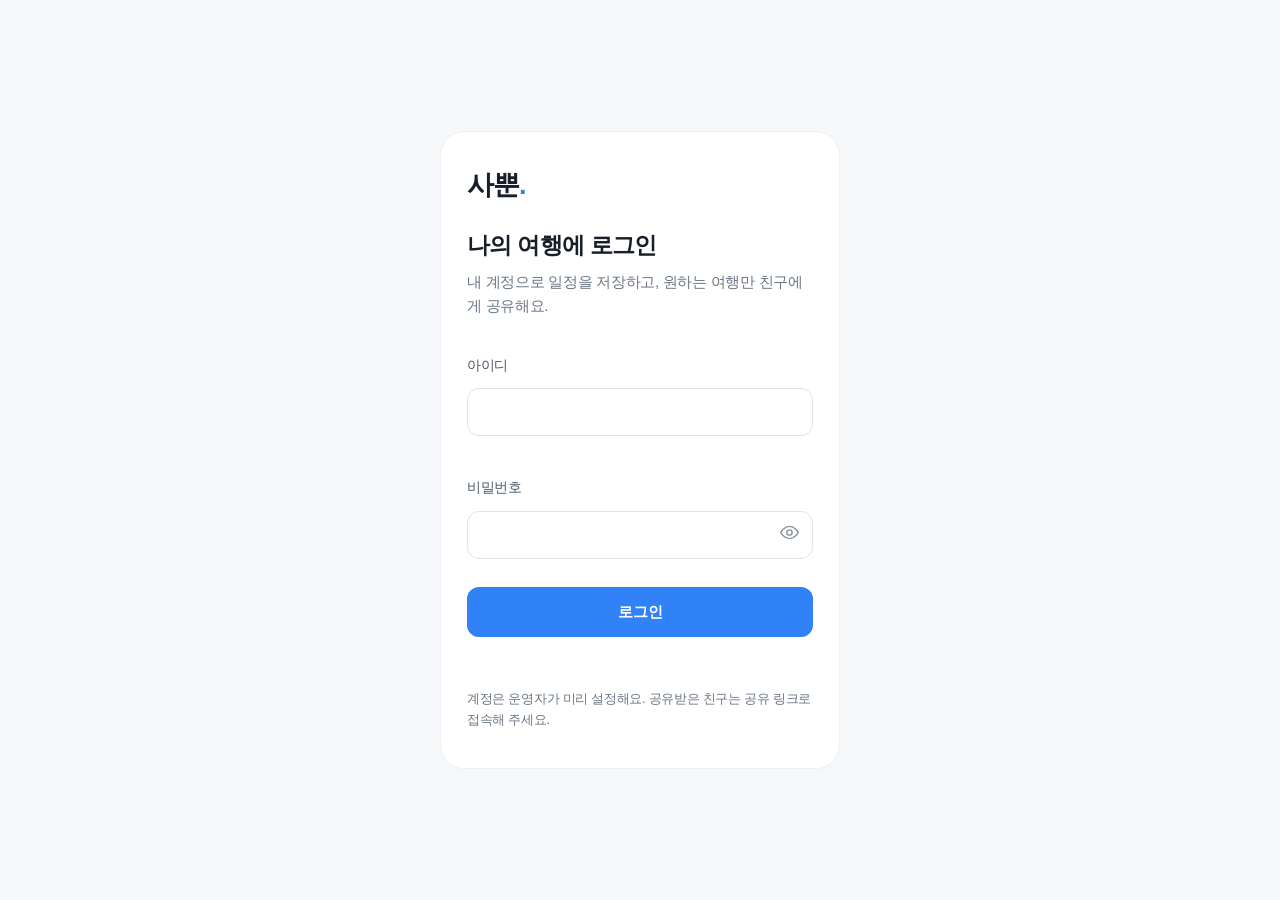
<file: travel-planner.html>
<!doctype html>
<html lang="ko">
  <head>
    <meta charset="utf-8" />
    <meta name="robots" content="noindex, nofollow, noarchive, nosnippet, noimageindex" />
    <meta name="referrer" content="no-referrer" />
    <meta name="viewport" content="width=device-width,initial-scale=1" />
    <title>사뿐</title>
    <link rel="stylesheet" href="css/travel-planner.css?v=38d5fc5f05ef" />
    <link rel="stylesheet" href="css/cloud-access.css?v=cbab888f7103" />
  </head>

  <body class="auth-pending">
    <div id="cloud-gate" aria-live="polite"></div>
    <header>
      <div class="brand">
        사뿐<span style="color: #90b4ff">.</span><small>우리의 여행을 한눈에</small>
      </div>
      <div class="tools">
        <button id="settings">⚙ 여행 설정</button><button id="backup">↓ 백업</button
        ><button id="restore">↑ 불러오기</button>
      </div>
    </header>
    <div class="wrap">
      <section class="hero">
        <div>
          <div class="eyebrow"></div>
          <h1></h1>
          <p class="muted"></p>
        </div>
        <div class="tripbadge"></div>
      </section>
      <section class="summary" id="summary"></section>
      <nav class="tabs" id="days" aria-label="여행 날짜"></nav>
      <div class="layout">
        <section class="panel">
          <div class="panelhead">
            <div>
              <small id="daylabel"></small>
              <h2 id="daytitle"></h2>
            </div>
          </div>
          <div class="filters" id="filters"></div>
          <div class="stops" id="stops"></div>
        </section>
        <aside class="mapcolumn">
          <section class="panel">
            <div class="panelhead">
              <div>
                <small>GOOGLE MAPS</small>
                <h2>오늘의 여행 동선</h2>
              </div>
              <button id="mapsetup">지도 연결</button>
            </div>
            <div class="mapstage">
              <iframe
                id="embed"
                title="선택 장소 Google 지도"
                referrerpolicy="no-referrer-when-downgrade"
              ></iframe>
              <div id="gmap" hidden></div>
            </div>
            <div class="mapfooter">
              <div class="mapstrip" id="mapstrip"></div>
            </div>
          </section>
          <section class="panel below">
            <div class="panelhead">
              <div>
                <small>TRIP BUDGET</small>
                <h2>여행 예산</h2>
              </div>
              <button id="expenseadd">＋ 공통 비용</button>
            </div>
            <div class="budgetbody" id="budget"></div>
          </section>
          <div hidden id="legacy-attachments"><button id="upload" type="button" hidden>자료실</button><div id="files"></div></div>
        </aside>
      </div>
      <footer class="foot">
        일정과 첨부 파일은 현재 브라우저에 저장됩니다. 합계에는 입력한 실제 지출만
        반영합니다. 계정 로그인 후 일정은 서버에 저장하고, 첨부파일은 이 기기에 보관해요.
      </footer>
    </div>
    <input type="file" id="uploads" multiple hidden /><input
      type="file"
      id="jsonfile"
      accept=".json,application/json"
      hidden
    />
    <dialog id="modal">
      <button type="button" id="modal-close" class="modal-close" aria-label="닫기" hidden>
        ×
      </button>
      <form id="form">
        <div id="formbody"></div>
        <div class="dialogactions">
          <button type="button" id="cancel">취소</button
          ><button class="primary" type="submit">저장하기</button>
        </div>
      </form>
    </dialog>
    <div id="toast" class="toast" hidden role="status"></div>
    <script src="js/app-config.js?v=2a96a2e1ee41"></script>
    <script src="js/cloud-config.js?v=ddaec6d772ef"></script>
    <script src="js/travel-components.js?v=b3997f584acd"></script>
    <script src="js/currency-picker.js?v=e7d2df516476"></script>
    <script src="js/exchange-rates.js?v=e7d7bf0d5ca6"></script>
    <script src="js/travel-finance.js?v=9ccbc680d35a"></script>
    <script src="js/travel-media.js?v=a8c1a8910662"></script>
    <script src="js/travel-planner.js?v=bc6ff47dbeb6"></script>
    <script src="js/travel-workspace.js?v=f6243d75a142"></script>
    <script src="js/mobile-itinerary.js?v=60ae17b8188b"></script>
    <script src="js/mobile-shell.js?v=59f323a31266"></script>
    <script src="js/mobile-day-picker.js?v=c9f0b37f2469"></script>
    <script src="js/shared-planner.js?v=23d58de32c91"></script>
    <script src="js/cloud-access.js?v=91fd2df53a9f"></script>
  </body>
</html>
</file>
<file: css/travel-planner.css>
.exchange-rate-note {
  display: flex;
  flex-wrap: wrap;
  gap: 4px 10px;
  margin-top: -4px;
  color: #7b897e;
  font-size: 11px;
}

.exchange-rate-note a {
  color: inherit;
  text-decoration: underline;
  text-underline-offset: 2px;
}

/* 검색형 통화 선택 */
.currency-picker {
  position: relative;
  margin: 16px 0;
}
.currency-picker-label {
  display: block;
  margin-bottom: 7px;
  font-size: 13px;
  color: #526858;
  font-weight: 600;
}
.currency-picker .currency-picker-search {
  width: 100%;
  margin: 0;
  padding: 12px 14px;
  border: 1px solid #dce5dc;
  border-radius: 10px;
  background: #fff;
  color: #284b36;
  font-size: 14px;
}
.currency-picker-search:focus {
  outline: none;
  border-color: #729b7e;
  box-shadow: 0 0 0 3px #e8f0e9;
}
.currency-picker-panel {
  margin-top: 6px;
  padding: 5px;
  border: 1px solid #dce5dc;
  border-radius: 10px;
  background: #fff;
  box-shadow: 0 8px 24px #284b3610;
}
.currency-picker-options {
  max-height: min(220px, 30vh);
  overflow-y: auto;
  overscroll-behavior: contain;
  scrollbar-width: thin;
}
.currency-picker .currency-picker-option {
  display: flex;
  align-items: center;
  gap: 12px;
  width: 100%;
  margin: 2px 0;
  padding: 10px 12px;
  border: 0;
  border-radius: 7px;
  background: transparent;
  text-align: left;
  color: #35483a;
}
.currency-picker .currency-picker-option:hover,
.currency-picker .currency-picker-option:focus-visible {
  background: #f1f5ee;
}
.currency-picker .currency-picker-option[aria-pressed="true"] {
  background: #eaf2e6;
  color: #315e3e;
}
.currency-option-code {
  min-width: 40px;
  font-weight: 700;
}
.currency-option-name {
  flex: 1;
  font-size: 13px;
}
.currency-option-check {
  visibility: hidden;
}
.currency-picker-option[aria-pressed="true"] .currency-option-check {
  visibility: visible;
}
.currency-picker-empty {
  padding: 12px;
  color: #7b897e;
  font-size: 13px;
}

#modal {
  position: fixed;
}

#modal.has-close-button #formbody > h2:first-child {
  padding-right: 42px;
}

#modal .modal-close,
#modal .modal-close:hover {
  position: absolute;
  top: 30px;
  right: 30px;
  display: grid;

  padding: 0;
  border: 0;
  background: transparent;
  font-size: 25px;
  line-height: 1;
}

.currency-picker [hidden],
#modal .modal-close[hidden],
#cancel[hidden] {
  display: none !important;
}

/* 1. 기존 디자인 */
:root {
  --blue: #2463eb;
  --ink: #172c50;
  --muted: #76849d;
  --line: #e5ebf5;
  --bg: #f4f7fc;
}

* {
  box-sizing: border-box;
}

body {
  margin: 0;
  background: var(--bg);
  color: var(--ink);
  font:
    14px/1.6 system-ui,
    "Malgun Gothic",
    sans-serif;
}

button,
input,
select,
textarea {
  font: inherit;
}

button,
a {
  touch-action: manipulation;
}

button {
  cursor: pointer;
  border: 1px solid var(--line);
  background: white;
  border-radius: 10px;
  padding: 9px 14px;
  color: var(--ink);
}

button:hover {
  background: #edf3ff;
}

button:disabled {
  opacity: 0.35;
  cursor: default;
}

.primary {
  background: var(--blue);
  color: white;
  border-color: var(--blue);
}

.primary:hover {
  background: #174dcc;
}

a {
  color: var(--blue);
  text-decoration: none;
}

header {
  height: 76px;
  padding: 0 4%;
  display: flex;
  align-items: center;
  justify-content: space-between;
  background: white;
  border-bottom: 1px solid var(--line);
  gap: 15px;
}

.brand {
  font-size: 26px;
  font-weight: 900;
  letter-spacing: -1px;
  color: var(--blue);
}

.brand small {
  font-size: 13px;
  font-weight: 500;
  color: var(--muted);
  letter-spacing: 0;
  margin-left: 14px;
}

.tools {
  display: flex;
  gap: 7px;
  align-items: center;
  flex-wrap: wrap;
}

.wrap {
  max-width: 1600px;
  margin: auto;
  padding: 30px 4%;
}

.hero {
  display: flex;
  justify-content: space-between;
  align-items: center;
  gap: 20px;
}

.eyebrow {
  font-size: 12px;
  letter-spacing: 2px;
  color: var(--blue);
  font-weight: 800;
}

h1 {
  font-size: 33px;
  letter-spacing: -1.3px;
  margin: 7px 0;
}

p {
  margin: 5px 0;
}

.muted,
small {
  color: var(--muted);
}

.tripbadge {
  background: #e8efff;
  color: var(--blue);
  padding: 9px 15px;
  border-radius: 30px;
}

.summary {
  display: grid;
  grid-template-columns: repeat(4, 1fr);
  gap: 14px;
  margin: 25px 0;
}

.stat {
  background: white;
  border: 1px solid var(--line);
  border-radius: 16px;
  padding: 18px 20px;
}

.stat strong {
  display: block;
  font-size: 24px;
  margin-top: 5px;
  letter-spacing: -0.6px;
}

.stat:first-child {
  background: var(--blue);
  color: white;
  border-color: var(--blue);
}

.stat:first-child small {
  color: #d4e2ff;
}

.tabs {
  display: flex;
  gap: 7px;
  margin: 18px 0;
  overflow: auto;
}

.tabs button {
  min-width: 122px;
  text-align: left;
  padding: 12px 17px;
  background: transparent;
  border-color: transparent;
}

.tabs button small {
  display: block;
  font-size: 12px;
}

.tabs button.active {
  background: white;
  border-color: #b8ccff;
  box-shadow: 0 3px 10px #1e4b8c08;
  color: var(--blue);
}

.tabs button.active small {
  color: var(--blue);
}

.layout {
  display: grid;
  grid-template-columns: minmax(370px, 0.95fr) minmax(400px, 1.15fr);
  gap: 20px;
  align-items: start;
}

.panel {
  background: white;
  border: 1px solid var(--line);
  border-radius: 18px;
  overflow: hidden;
}

.panelhead {
  padding: 20px 22px;
  display: flex;
  align-items: center;
  justify-content: space-between;
  gap: 12px;
  border-bottom: 1px solid var(--line);
}

h2 {
  font-size: 19px;
  margin: 0;
}

h3 {
  font-size: 16px;
  margin: 0;
}

.filters {
  padding: 14px 20px;
  display: flex;
  gap: 6px;
  flex-wrap: wrap;
}

.filters button {
  padding: 5px 12px;
  border-radius: 30px;
  font-size: 13px;
}

.filters button.active {
  background: #eaf0ff;
  color: var(--blue);
  border-color: #c3d5ff;
}

.stops {
  padding: 0 20px 20px;
}

.stop {
  position: relative;
  display: grid;
  grid-template-columns: 34px 1fr;
  gap: 12px;
  padding-top: 15px;
}

.stop:before {
  content: "";
  position: absolute;
  width: 2px;
  background: #e6eeff;
  top: 47px;
  bottom: -15px;
  left: 16px;
}

.stop:last-child:before {
  display: none;
}

.pin {
  border: 0;
  border-radius: 50%;
  width: 34px;
  height: 34px;
  padding: 0;
  background: var(--blue);
  color: white;
  font-weight: 800;
  z-index: 1;
}

.card {
  border: 1px solid var(--line);
  padding: 14px;
  border-radius: 13px;
}

.card.selected {
  border-color: #91b3ff;
  background: #f8faff;
}

.cardtop {
  display: flex;
  align-items: center;
  justify-content: space-between;
  gap: 8px;
}

.tag {
  font-size: 11px;
  padding: 2px 7px;
  border-radius: 5px;
  background: #edf1ff;
  color: #496cc2;
}

.tag.food {
  background: #fff3e8;
  color: #b77122;
}

.tag.hotel {
  background: #edf0ff;
  color: #3182F6;
}

.time {
  font-size: 13px;
  color: var(--blue);
  font-weight: 700;
}

.name {
  font-size: 17px;
  font-weight: 750;
  margin: 5px 0;
}

/* .note {
        font-size: 13px;
        color: var(--muted);
        white-space: pre-wrap;
      } */
.note {
  text-align: left;
  text-indent: 0;
  white-space: normal;
}

.actions {
  display: flex;
  gap: 5px;
  margin-top: 10px;
  flex-wrap: wrap;
}

.actions button {
  font-size: 12px;
  padding: 3px 8px;
}

.cost {
  font-size: 13px;
  color: var(--blue);
  margin-top: 8px;
}

.leg {
  margin: 9px 0 0 46px;
  font-size: 12px;
  color: #6d7f9b;
  padding: 7px 10px;
  background: #f3f6fb;
  border-radius: 8px;
  display: flex;
  align-items: center;
  justify-content: space-between;
  gap: 6px;
}

.leg button {
  padding: 2px 6px;
  font-size: 12px;
}

.mapcolumn {
  position: sticky;
  top: 15px;
}

.mapstage {
  height: 430px;
  background: #eef3fa;
  position: relative;
}

iframe,
#gmap {
  width: 100%;
  height: 100%;
  border: 0;
}

.mapfooter {
  padding: 17px 20px;
}

.mapnotice {
  background: #eff4ff;
  border: 1px solid #dae6ff;
  border-radius: 9px;
  padding: 10px 12px;
  margin-top: 10px;
  font-size: 12px;
  color: #56739f;
}

.mapstrip {
  display: flex;
  gap: 7px;
  overflow: auto;
  margin-bottom: 12px;
}

.mapstrip button {
  white-space: nowrap;
  font-size: 12px;
  padding: 5px 8px;
}

.mapstrip b {
  color: var(--blue);
  margin-right: 4px;
}

.below {
  margin-top: 18px;
}

.budgetbody,
.filesbody {
  padding: 18px 22px;
}

.budgetrow {
  display: flex;
  justify-content: space-between;
  gap: 12px;
  margin: 9px 0;
}

.budgetrow.total {
  padding-top: 13px;
  border-top: 1px solid var(--line);
  font-weight: 800;
}

.progress {
  height: 7px;
  background: #edf1f8;
  border-radius: 8px;
  margin: 12px 0;
  overflow: hidden;
}

.progress div {
  height: 100%;
  background: var(--blue);
}

.fileitem {
  display: flex;
  align-items: center;
  justify-content: space-between;
  padding: 12px 0;
  border-bottom: 1px solid var(--line);
  gap: 12px;
}

.fileitem small {
  display: block;
}

.fileitem button {
  font-size: 12px;
  padding: 4px 8px;
}

.foot {
  font-size: 12px;
  color: var(--muted);
  padding: 25px 0;
}

.empty {
  padding: 25px;
  color: var(--muted);
  text-align: center;
}

dialog {
  width: min(590px, 94vw);
  border: 1px solid var(--line);
  border-radius: 19px;
  padding: 25px;
  color: var(--ink);
  max-height: 90vh;
}

dialog::backdrop {
  background: #172b5066;
}

label {
  display: block;
  font-size: 13px;
  color: #5c6f8e;
  margin: 12px 0;
}

input,
select,
textarea {
  display: block;
  width: 100%;
  padding: 10px;
  border: 1px solid #d9e2f0;
  border-radius: 8px;
  margin-top: 5px;
  background: white;
  color: var(--ink);
}

textarea {
  min-height: 70px;
}

.fields {
  display: grid;
  grid-template-columns: 1fr 1fr;
  gap: 0 15px;
}

.dialogactions {
  display: flex;
  justify-content: flex-end;
  gap: 8px;
  margin-top: 20px;
}

.toast {
  position: fixed;
  bottom: 25px;
  left: 50%;
  transform: translateX(-50%);
  background: #182c50;
  color: white;
  border-radius: 12px;
  padding: 12px 22px;
  z-index: 50;
}

.expenseitem {
  display: flex;
  justify-content: space-between;
  gap: 10px;
  border-top: 1px solid var(--line);
  padding: 8px 0;
}

.danger {
  color: #b74c57;
}

@media (max-width: 1000px) {
  .wrap {
    padding: 22px;
  }

  .layout {
    grid-template-columns: 1fr 1fr;
  }

  .brand small {
    display: none;
  }

  .summary {
    gap: 9px;
  }

  .stat {
    padding: 14px;
  }

  .stat strong {
    font-size: 21px;
  }
}

@media (max-width: 760px) {
  header {
    height: auto;
    padding: 15px 20px;
    align-items: flex-start;
  }

  .tools button {
    font-size: 12px;
    padding: 7px 9px;
  }

  .hero {
    align-items: flex-start;
  }

  .tripbadge {
    display: none;
  }

  h1 {
    font-size: 28px;
  }

  .summary {
    grid-template-columns: 1fr 1fr;
  }

  .layout {
    display: flex;
    flex-direction: column;
  }

  .layout > section,
  .mapcolumn {
    width: 100%;
  }

  .mapcolumn {
    position: static;
    order: -1;
  }

  .mapstage {
    height: 300px;
  }

  .tabs button {
    min-width: 105px;
    padding: 10px;
  }

  .wrap {
    padding: 20px 14px;
  }

  .stat strong {
    font-size: 22px;
  }

  .fields {
    grid-template-columns: 1fr 1fr;
  }

  .panelhead {
    padding: 16px;
  }

  .stops {
    padding: 0 13px 15px;
  }
}

/* 2. 기존 디자인 */
.leg {
  align-items: stretch;
  display: block;
  background: #f4f7fd;
  border: 1px dashed #d8e3f5;
  padding: 12px;
}

.legmain {
  display: flex;
  align-items: center;
  justify-content: space-between;
  gap: 10px;
}

.legselect {
  display: inline-block;
  width: auto;
  padding: 4px 7px;
  margin: 0;
  font-size: 12px;
  border: 0;
  background: #e8efff;
  color: #245dd0;
}

.legmetric {
  font-size: 13px;
  font-weight: 700;
  color: #315b9e;
}

.legmeta {
  font-size: 11px;
  color: #8090ab;
  margin-top: 6px;
}

.legline {
  font-size: 12px;
  color: #4c658e;
  margin: 5px 0;
}

.legtools {
  display: flex;
  gap: 12px;
  align-items: center;
  margin-top: 7px;
}

.legtools button {
  font-size: 11px;
  padding: 2px 7px;
}

.stayrange {
  font-size: 12px;
  color: #8191ab;
  margin-left: 7px;
  font-weight: 400;
}

.route-banner {
  padding: 12px 20px;
  border-bottom: 1px solid var(--line);
  font-size: 12px;
  background: #f8faff;
  color: #5c77a0;
  display: flex;
  align-items: center;
  justify-content: space-between;
  gap: 10px;
}

.route-banner button {
  font-size: 12px;
  padding: 5px 9px;
}

.route-step {
  padding: 12px 0;
  border-bottom: 1px solid var(--line);
}

.route-step b {
  color: #2e5b9e;
}

.route-step small {
  display: block;
}

.place-choice {
  display: block;
  width: 100%;
  text-align: left;
  margin: 7px 0;
}

.place-choice small {
  display: block;
}

.route-error {
  color: #a76449;
  font-size: 12px;
}

.route-note {
  background: #eef4ff;
  border-radius: 10px;
  padding: 12px;
  font-size: 13px;
  color: #54729e;
  margin: 10px 0;
}

.mapstage {
  height: 480px;
}

@media (max-width: 760px) {
  .mapstage {
    height: 300px;
  }

  .legmain {
    flex-wrap: wrap;
  }
}

/* 3. 기존 디자인 */
html,
body {
  height: auto !important;
  max-height: none !important;
  overflow-y: visible !important;
  overflow-x: clip;
}

.wrap,
.layout,
.stops,
.mapcolumn {
  height: auto !important;
  max-height: none !important;
  overflow: visible !important;
}

.mapcolumn {
  display: contents !important;
  position: static !important;
}

.layout {
  display: grid !important;
  grid-template-columns: minmax(0, 1.25fr) minmax(310px, 0.75fr);
  align-items: start;
}

.layout > section {
  grid-column: 1;
  grid-row: 2 / span 3;
}

.mapcolumn > .panel:first-child {
  grid-column: 1 / -1;
  grid-row: 1;
}

.mapcolumn > .panel:nth-child(2) {
  grid-column: 2;
  grid-row: 2;
}

.mapcolumn > .panel:nth-child(3) {
  grid-column: 2;
  grid-row: 3;
}

.mapcolumn > .below {
  margin-top: 0;
}

.mapstage {
  height: clamp(480px, 68vh, 850px) !important;
}

.mapstrip {
  overflow-x: auto;
  overflow-y: hidden;
}

.map-searchbox {
  padding: 16px 22px;
  border-bottom: 1px solid var(--line);
}

.map-searchbox label {
  margin: 0 0 6px;
  font-weight: 700;
}

.map-searchrow {
  display: flex;
  gap: 8px;
  align-items: center;
}

.map-searchrow input {
  margin: 0;
  min-width: 0;
}

.map-searchrow button {
  flex-shrink: 0;
}

.search-result {
  display: flex;
  justify-content: space-between;
  gap: 15px;
  align-items: center;
  padding: 14px 0;
  border-bottom: 1px solid var(--line);
}

.search-result small {
  display: block;
}

.search-result .tools {
  flex-shrink: 0;
}

.mapfooter {
  padding: 14px 22px;
}

.panel {
  overflow: visible;
}

.mapstage {
  overflow: hidden;
  border-radius: 0;
}

.route-banner {
  flex-wrap: wrap;
}

@media (max-width: 760px) {
  .layout {
    grid-template-columns: minmax(0, 1fr);
  }

  .layout > section {
    grid-column: 1;
    grid-row: 2;
  }

  .mapcolumn > .panel:first-child {
    grid-column: 1;
    grid-row: 1;
  }

  .mapcolumn > .panel:nth-child(2) {
    grid-column: 1;
    grid-row: 3;
  }

  .mapcolumn > .panel:nth-child(3) {
    grid-column: 1;
    grid-row: 4;
  }

  .mapstage {
    height: 60vh !important;
    min-height: 360px;
    max-height: 650px;
  }

  .search-result {
    align-items: flex-start;
    flex-direction: column;
  }

  .map-searchbox {
    padding: 14px;
  }

  .map-searchrow button {
    padding: 9px;
  }

  .wrap {
    padding: 18px 12px;
  }
}

/* 4. 기존 디자인 */
:root {
  --blue: #3c795d;
  --ink: #263f33;
  --muted: #839087;
  --line: #e3e9df;
  --bg: #f6f7f2;
}

html,
body {
  height: auto !important;
  max-height: none !important;
  overflow-y: visible !important;
  overflow-x: clip;
}

body {
  background: #f6f7f2;
}

button:hover {
  background: #eef3e9;
}

.primary {
  background: #3c795d;
  border-color: #3c795d;
  color: white;
}

.primary:hover {
  background: #2f644c;
}

.brand {
  color: #3c795d;
}

header {
  height: 72px;
  padding: 0 30px;
  background: #fffefb;
}

.brand small {
  color: #94a08f;
}

.wrap {
  max-width: none;
  padding: 25px 28px;
}

.hero {
  margin-bottom: 22px;
}

.hero h1 {
  font-size: 30px;
}

.hero .eyebrow {
  letter-spacing: 1.5px;
  color: #648368;
}

.tripbadge {
  background: #eaf0e2;
  color: #5f7a52;
}

.summary {
  margin: 0 0 24px;
  gap: 12px;
}

.stat {
  border-radius: 13px;
  padding: 13px 18px;
  background: #fffefb;
}

.stat strong {
  font-size: 22px;
}

.stat:first-child {
  background: #3c795d;
  border-color: #3c795d;
}

.stat:first-child small {
  color: #dce8d5;
}

.layout {
  display: grid !important;
  grid-template-columns: 150px minmax(340px, 0.85fr) minmax(460px, 1.25fr) !important;
  gap: 22px !important;
  align-items: start;
}

.schedule-column {
  grid-column: 2;
  grid-row: 1;
  min-width: 0;
}

.schedule-column > .panel {
  margin: 0 0 20px;
}

.mapcolumn {
  display: block !important;
  grid-column: 3 !important;
  grid-row: 1 !important;
  position: sticky !important;
  top: 18px;
  min-width: 0;
  align-self: start;
}

.mapcolumn > .panel:first-child {
  grid-column: auto;
  grid-row: auto;
}

.mapstage {
  height: 68vh !important;
  min-height: 480px !important;
  max-height: 850px !important;
}

.tabs {
  display: flex;
  flex-direction: column;
  grid-column: 1;
  grid-row: 1;
  margin: 0;
  gap: 6px;
  overflow: visible;
  padding: 0;
}

.daynav-title {
  font-size: 12px;
  color: #9aa48d;
  letter-spacing: 1px;
  padding: 8px 13px 10px;
}

.tabs button {
  min-width: 0;
  width: 100%;
  padding: 14px;
  text-align: left;
  border-radius: 10px;
  border: 1px solid transparent;
}

.tabs button span {
  display: block;
  font-size: 13px;
  font-weight: 800;
  letter-spacing: 0.5px;
}

.tabs button small {
  color: #99a08f;
  font-size: 13px;
  margin-top: 3px;
}

.tabs button em {
  font-style: normal;
  font-size: 11px;
  color: #a3ac9b;
}

.tabs button.active {
  background: #e8efe0;
  border-color: #d5e0ca;
  color: #3d6846;
  box-shadow: none;
}

.tabs button.active small {
  color: #5d7859;
}

.panel {
  background: #fffefb;
  border-color: #e1e7da;
  border-radius: 13px;
}

.panelhead {
  padding: 18px;
}

.panelhead small {
  font-size: 11px;
  letter-spacing: 0.8px;
}

.map-searchDbox {
  padding: 14px 16px;
}

.map-searchbox label {
  font-size: 12px;
  color: #819174;
}

.map-searchrow input {
  background: #f8f9f4;
}

.mapfooter {
  padding: 12px 16px;
}

.mapnotice {
  background: #f3f6ee;
  border-color: #e0e8d6;
  color: #7d8e71;
}

.mapstrip b {
  color: #3c795d;
}

.filters {
  padding: 14px 15px;
  gap: 5px;
}

.filters button {
  font-size: 12px;
  padding: 4px 9px;
}

.filters button.active {
  background: #e9f0e0;
  border-color: #d3dec7;
  color: #56714a;
}

.stops {
  padding: 0 15px 20px;
}

.pin {
  background: #3c795d;
}

.stop:before {
  background: #dfe8d7;
}

.card {
  background: #fffefb;
  border-color: #e4e9df;
}

.card.selected {
  background: #f6f9f0;
  border-color: #a8bf99;
}

.time {
  color: #668354;
}

.name {
  font-size: 17px;
}

.note {
  color: #8e9787;
}

.tag {
  background: #eef2e4;
  color: #7c8f52;
}

.tag.hotel {
  background: #efeee4;
  color: #8b825d;
}

.tag.food {
  background: #f8eee0;
  color: #aa8c54;
}

.cost {
  color: #6b885b;
}

.actions button {
  color: #87947b;
  border-color: #e8edde;
}

.leg {
  background: transparent;
  border: 0;
  padding: 11px 0;
  margin-left: 45px;
}

.legmetric {
  color: #6c8164;
  font-size: 12px;
}

.legmain > button {
  font-size: 11px;
  padding: 3px 7px;
}

.legtools {
  gap: 9px;
}

.legtools button {
  background: #f2f5eb;
  color: #7b8e6d;
  border-color: #e3ead9;
}

.legmeta {
  font-size: 11px;
  color: #9ba58f;
}

.dot {
  margin: 0 5px;
  color: #c3ccba;
}

.transport-options {
  display: flex;
  gap: 5px;
  flex-wrap: wrap;
  margin-bottom: 8px;
}

.transport-options button {
  border: 1px solid #e3e9dc;
  background: #fffefb;
  border-radius: 6px;
  padding: 4px 7px;
  font-size: 11px;
  color: #89957d;
}

.transport-options button.active {
  background: #e6efdc;
  border-color: #c8d8ba;
  color: #53713f;
}

.button-field {
  margin: 15px 0;
}

.button-field > span {
  display: block;
  font-size: 13px;
  color: #5c7553;
  margin-bottom: 8px;
}

.choice-buttons {
  display: flex;
  gap: 6px;
  flex-wrap: wrap;
}

.choice-buttons button {
  padding: 7px 12px;
  font-size: 13px;
}

.choice-buttons button.chosen {
  background: #e7f0dd;
  color: #456b3c;
  border-color: #bad0a7;
}

.route-banner {
  display: none;
}

.empty {
  padding: 40px 14px;
}

.empty p {
  font-size: 13px;
  margin: 10px 0 18px;
}

.empty-symbol {
  font-size: 36px;
  color: #aabd9b;
}

.empty h3 {
  color: #6f8661;
}

.map-searchbox .primary {
  background: #4b7c5d;
}

.mapstage iframe {
  width: 100%;
  height: 100%;
}

#trip-home {
  max-width: 1300px;
  margin: auto;
  padding: 65px 45px 50px;
}

.home-hero {
  display: flex;
  justify-content: space-between;
  align-items: center;
  gap: 20px;
  margin-bottom: 50px;
}

.home-hero h1 {
  font-size: 38px;
  margin: 9px 0 12px;
}

.home-hero p {
  color: #909b84;
}

.home-heading {
  display: flex;
  align-items: center;
  justify-content: space-between;
  margin-bottom: 18px;
}

.home-heading h2 {
  font-size: 19px;
}

.home-heading h2 span {
  color: #a1b192;
  font-size: 15px;
  margin-left: 8px;
}

.home-heading small {
  font-size: 12px;
}

.trip-grid {
  display: grid;
  grid-template-columns: repeat(3, minmax(0, 1fr));
  gap: 23px;
}

.trip-tile {
  border: 1px solid #dde5d6;
  border-radius: 17px;
  overflow: hidden;
  background: #fffefb;
}

.trip-open {
  display: block;
  width: 100%;
  border: 0;
  border-radius: 0;
  text-align: left;
  padding: 0;
  background: none;
}

.trip-open:hover {
  background: #fcfdf8;
}

.trip-art {
  height: 170px;
  background: #edf3e7;
  position: relative;
  overflow: hidden;
}

.trip-art svg {
  width: 100%;
  height: 100%;
  object-fit: cover;
}

.trip-duration {
  position: absolute;
  bottom: 17px;
  left: 22px;
  padding: 3px 9px;
  background: #fffdf5cc;
  color: #6b865d;
  font-size: 11px;
  letter-spacing: 1.5px;
  border-radius: 5px;
}

.trip-copy {
  padding: 22px;
}

.trip-copy > small {
  font-size: 12px;
  color: #789569;
}

.trip-copy h2 {
  font-size: 21px;
  line-height: 1.4;
  margin: 8px 0;
}

.trip-copy > p {
  font-size: 13px;
  color: #9aab8c;
}

.trip-tile-bottom {
  display: flex;
  justify-content: space-between;
  align-items: center;
  gap: 8px;
  border-top: 1px solid #edf0e7;
  margin-top: 22px;
  padding-top: 15px;
  font-size: 11px;
  color: #94a587;
}

.trip-tile-bottom b {
  color: #5d8050;
}

.trip-edit-row {
  padding: 0 22px 15px;
}

.trip-edit-row button {
  padding: 3px 0;
  font-size: 11px;
  border: 0;
  color: #98a48d;
}

.new-trip-tile {
  min-height: 350px;
  border: 1px dashed #cbd8bf;
  background: #f1f5eb;
  border-radius: 17px;
  display: flex;
  flex-direction: column;
  align-items: center;
  justify-content: center;
  gap: 12px;
  color: #78956a;
}

.new-trip-tile > span {
  font-size: 39px;
  font-weight: 200;
  line-height: 1;
}

.new-trip-tile > b {
  font-size: 14px;
}

.new-trip-tile > small {
  font-size: 11px;
  color: #a2af96;
}

.home-note {
  margin-top: 35px;
  font-size: 12px;
  color: #9ba78e;
}

.search-result {
  font-size: 13px;
}

.search-result .tools button {
  font-size: 11px;
  padding: 6px 8px;
}

#exchange {
  padding: 1px 5px;
  font-size: 11px;
  color: #819771;
}

dialog {
  background: #fffefb;
}

.route-note {
  background: #f0f5e8;
  color: #7a906a;
}

.route-step b {
  color: #5a8050;
}

a {
  color: #4e8057;
}

[hidden] {
  display: none !important;
}

@media (min-width: 1650px) {
  .layout {
    grid-template-columns: 175px minmax(400px, 0.75fr) minmax(600px, 1.25fr) !important;
  }

  .mapstage {
    height: 73vh !important;
  }
}

@media (max-width: 1100px) {
  .layout {
    grid-template-columns: 115px minmax(310px, 0.9fr) minmax(340px, 1.1fr) !important;
    gap: 14px !important;
  }

  .wrap {
    padding: 22px 16px;
  }

  .brand small {
    display: none;
  }

  .tabs button {
    padding: 11px;
  }

  .mapstage {
    min-height: 430px !important;
  }

  .trip-grid {
    grid-template-columns: repeat(2, minmax(0, 1fr));
  }
}

@media (max-width: 820px) {
  header {
    height: auto;
    padding: 15px 16px;
  }

  .wrap {
    padding: 20px 13px;
  }

  .hero h1 {
    font-size: 26px;
  }

  .layout {
    grid-template-columns: minmax(0, 1fr) !important;
  }

  .tabs {
    grid-column: 1;
    grid-row: 1;
    flex-direction: row;
    overflow-x: auto;
    gap: 6px;
  }

  .daynav-title {
    display: none;
  }

  .tabs button {
    min-width: 106px;
  }

  .tabs button em {
    display: none;
  }

  .mapcolumn {
    grid-column: 1 !important;
    grid-row: 2 !important;
    position: static !important;
  }

  .schedule-column {
    grid-column: 1;
    grid-row: 3;
  }

  .mapstage {
    height: 52vh !important;
    min-height: 320px !important;
  }

  .summary {
    grid-template-columns: 1fr 1fr;
  }

  .stat {
    padding: 12px;
  }

  .stat strong {
    font-size: 21px;
  }

  .home-hero {
    align-items: flex-start;
    flex-direction: column;
    gap: 22px;
  }

  .home-hero h1 {
    font-size: 30px;
  }

  #trip-home {
    padding: 40px 20px;
  }

  .trip-grid {
    grid-template-columns: 1fr;
  }

  .home-heading small {
    display: none;
  }

  .new-trip-tile {
    min-height: 220px;
  }

  .home-hero {
    margin-bottom: 35px;
  }

  .search-result {
    flex-direction: column;
    align-items: flex-start;
  }
}

/* 5. 기존 디자인 */
.planner-controls {
  display: flex;
  justify-content: space-between;
  align-items: center;
  gap: 12px;
  margin: 0 0 20px;
  flex-wrap: wrap;
}

.view-buttons {
  display: flex;
  background: #eaf0e3;
  padding: 4px;
  border-radius: 10px;
  gap: 3px;
}

.view-buttons button {
  border: 0;
  background: transparent;
  font-size: 13px;
  color: #7c9070;
  padding: 8px 16px;
}

.view-buttons button.active {
  background: #fffefb;
  color: #3c795d;
  box-shadow: 0 2px 6px #36572b12;
}

.planner-controls > .tools > button {
  font-size: 12px;
  padding: 7px 10px;
}

.layout.list-layout {
  grid-template-columns: 150px minmax(0, 1fr) !important;
}

.list-layout .mapcolumn {
  display: none !important;
}

.list-layout .schedule-column {
  max-width: 1100px;
  width: 100%;
}

.list-layout .schedule-column > .panel:first-child {
  width: 100%;
}

.list-layout .stop {
  grid-template-columns: 34px 1fr;
}

.day-cost {
  padding: 0 18px 12px;
  font-size: 12px;
  color: #7f946d;
}

.card {
  position: relative;
  cursor: pointer;
  transition:
    background 0.12s,
    border-color 0.12s;
}

.card:hover {
  border-color: #adc29c;
  background: #f7faf1;
}

.card:focus-visible {
  outline: 3px solid #a5c292;
  outline-offset: 3px;
}

.number-badge {
  display: flex;
  align-items: center;
  justify-content: center;
  cursor: default;
}

.cardtop {
  gap: 8px;
}

.cardtop .tag {
  margin-left: auto;
}

.fold-card {
  padding: 0 !important;
  width: 25px;
  height: 25px;
  font-size: 21px;
  line-height: 1;
  border: 0;
  background: transparent;
  color: #7f956b;
}

.card.is-collapsed .note,
.card.is-collapsed .actions {
  display: none;
}

.card.is-collapsed .cost {
  margin-top: 4px;
}

.card.is-collapsed .name {
  margin: 4px 0;
}

.card .cost small,
.legmetric small {
  color: #8a9b7c;
  font-size: 11px;
  font-weight: 400;
}

.time-caption {
  font-size: 10px;
  font-weight: 400;
  color: #9aa78d;
}

.per-person {
  font-size: 10px;
  color: #a4b093;
}

.leg-time-line {
  display: flex;
  align-items: center;
  justify-content: space-between;
  gap: 8px;
  font-size: 12px;
  color: #708a60;
  margin-bottom: 9px;
}

.leg-time-line small {
  font-size: 10px;
  color: #a1ae95;
  margin-right: 3px;
}

.leg-travel-duration {
  flex: 1;
  text-align: center;
  position: relative;
  color: #8f9e81;
  font-size: 11px;
}

.leg-travel-duration:before,
.leg-travel-duration:after {
  content: "";
  display: inline-block;
  width: 12%;
  height: 1px;
  background: #d7e1cc;
  vertical-align: middle;
  margin: 0 6px;
}

.spent-summary {
  background: #f0f5e8;
  border-radius: 11px;
  padding: 15px;
  margin-bottom: 18px;
}

.spent-summary small {
  font-size: 11px;
  color: #8b9b7b;
}

.spent-summary strong {
  display: block;
  font-size: 26px;
  color: #456f3e;
  margin: 5px 0;
}

.spent-summary > span {
  display: block;
  font-size: 11px;
  color: #8a9c79;
}

.spent-summary button {
  font-size: 11px;
  margin-top: 10px;
  padding: 5px 9px;
}

.trip-edit-row {
  display: flex;
  align-items: center;
  justify-content: space-between;
}

.trip-edit-row .delete-trip {
  color: #ab897c;
  background-color: transparent;
}

.departure-field {
  margin-top: -4px;
}

.list-layout .leg {
  max-width: 650px;
}

.list-layout .card.is-collapsed {
  display: grid;
  grid-template-columns: 1fr auto;
  column-gap: 20px;
}

.list-layout .cardtop {
  grid-column: 1/-1;
}

.list-layout .cost {
  grid-column: 2;
  grid-row: 2;
  align-self: center;
}

.list-layout .name {
  grid-column: 1;
  grid-row: 2;
}

.list-layout .card:not(.is-collapsed) .note {
  max-width: 650px;
}

@media (max-width: 820px) {
  .layout.list-layout {
    grid-template-columns: minmax(0, 1fr) !important;
  }

  .list-layout .schedule-column {
    grid-column: 1;
    grid-row: 2;
  }

  .planner-controls {
    gap: 10px;
  }

  .planner-controls > .tools {
    gap: 5px;
  }

  .planner-controls > .tools > button {
    font-size: 11px;
    padding: 6px 7px;
  }

  .view-buttons button {
    font-size: 12px;
    padding: 7px 12px;
  }

  .list-layout .card.is-collapsed {
    display: block;
  }

  .list-layout .cost {
    text-align: left;
  }

  .card .time {
    font-size: 12px;
  }

  .legmetric {
    font-size: 11px;
  }
}

/* 6. 기존 디자인 */
.day-group {
  border: 1px solid #dfe7d7;
  border-radius: 12px;
  margin: 14px 0;
  overflow: hidden;
  background: #fffefb;
}

.day-group-heading {
  display: flex;
  align-items: center;
  gap: 10px;
  background: #eff4e8;
  padding: 12px 14px;
}

.day-fold {
  border: 0;
  background: transparent;
  display: flex;
  align-items: center;
  flex: 1;
  gap: 12px;
  padding: 3px 0;
  text-align: left;
}

.day-fold b {
  font-size: 15px;
  color: #426d3c;
}

.day-fold span {
  font-size: 13px;
  color: #7b906c;
}

.day-fold small {
  font-size: 11px;
  color: #9cad8e;
}

.day-fold em {
  margin-left: auto;
  font-style: normal;
  color: #779465;
}

.day-group-heading > button:last-child {
  font-size: 11px;
  padding: 5px 8px;
}

.day-group-content {
  padding: 8px 16px 15px;
}

.day-list-card {
  display: flex;
  align-items: center;
  gap: 15px;
  padding: 17px 0;
  border-bottom: 1px solid #edf0e7;
  cursor: pointer;
}

.day-list-card:hover {
  background: #f6f9f0;
}

.day-list-card:focus-visible {
  outline: 2px solid #a6bf96;
}

.list-number {
  font-size: 12px;
  color: #809d6f;
  border: 1px solid #dbe7cf;
  border-radius: 50%;
  width: 26px;
  height: 26px;
  display: flex;
  align-items: center;
  justify-content: center;
  flex-shrink: 0;
}

.day-list-main {
  flex: 1;
  min-width: 0;
}

.day-list-main .note {
  font-size: 11px;
  margin: 0;
}

.day-list-main .name {
  font-size: 15px;
  margin: 4px 0;
}

.day-list-price {
  font-size: 13px;
  color: #5d8050;
  text-align: right;
}

.day-list-price > small {
  display: block;
  font-size: 11px;
  color: #93a184;
}

.day-list-price .actions {
  justify-content: flex-end;
}

.day-empty {
  font-size: 13px;
  color: #9baa8e;
  padding: 25px;
}

.correct-times {
  display: grid;
  grid-template-columns: 1fr 1fr;
  gap: 15px;
}

.day-cost {
  display: none !important;
}

@media (max-width: 650px) {
  .day-list-card {
    flex-wrap: wrap;
    gap: 10px;
  }

  .day-list-price {
    width: 100%;
    padding-left: 36px;
    text-align: left;
  }

  .day-list-price .actions {
    justify-content: flex-start;
  }

  .day-fold {
    gap: 7px;
  }

  .day-fold small {
    display: none;
  }

  .day-group-heading {
    padding: 10px;
  }

  .correct-times {
    grid-template-columns: 1fr;
  }

  .day-list-main .time {
    font-size: 11px;
  }
}

/* 7. 기존 디자인 */
.budget-overview {
  background: #fffefb;
  border: 1px solid #dfe7d7;
  border-radius: 14px;
  padding: 24px;
  margin-bottom: 22px;
}

.budget-title {
  display: flex;
  align-items: center;
  justify-content: space-between;
  gap: 10px;
  margin-bottom: 20px;
}

.budget-title small {
  font-size: 11px;
  letter-spacing: 0.7px;
}

.budget-title h2 {
  margin-top: 5px;
}

.budget-title button {
  font-size: 12px;
}

.budget-progress-text {
  display: flex;
  justify-content: space-between;
  align-items: center;
}

.budget-progress-text strong {
  font-size: 25px;
  color: #4e7843;
}

.budget-progress-text span {
  font-size: 12px;
  color: #98a78c;
}

.budget-metrics {
  display: grid;
  grid-template-columns: repeat(3, 1fr);
  gap: 15px;
  margin: 22px 0;
}

.budget-metrics small {
  display: block;
  font-size: 12px;
  color: #90a07f;
}

.budget-metrics b {
  display: block;
  font-size: 25px;
  color: #52754a;
  margin: 5px 0;
}

.budget-metrics span {
  font-size: 12px;
  color: #9da98e;
}

.budget-overview h3 {
  margin: 25px 0 13px;
}

.category-comparison {
  display: grid;
  grid-template-columns: repeat(3, minmax(0, 1fr));
  gap: 10px;
}

.category-comparison > div {
  border: 1px solid #e4eadc;
  border-radius: 10px;
  padding: 13px;
}

.category-comparison b {
  font-size: 13px;
  color: #6e885e;
}

.category-comparison p {
  font-size: 12px;
  color: #8f9f7e;
  margin: 7px 0;
}

.category-comparison small {
  font-size: 11px;
  color: #9cab8c;
}

.category-bars > div {
  display: flex;
  align-items: center;
  gap: 12px;
  margin: 12px 0;
  font-size: 13px;
}

.category-bars > div > span {
  width: 80px;
}

.category-bars b {
  font-size: 13px;
  width: 90px;
  text-align: right;
}

.category-bars small {
  width: 30px;
  text-align: right;
  font-size: 11px;
}

.mini-track {
  flex: 1;
  height: 7px;
  background: #edf2e6;
  border-radius: 5px;
  overflow: hidden;
}

.mini-track i {
  display: block;
  height: 100%;
  background: #99b47f;
  border-radius: 5px;
}

.daily-expenses > div {
  display: flex;
  gap: 20px;
  justify-content: space-between;
  border-bottom: 1px solid #e8eddf;
  padding: 11px 0;
  font-size: 13px;
}

.daily-expenses b small {
  display: block;
  font-size: 11px;
  font-weight: 400;
}

.daily-expenses span {
  color: #849976;
}

.budget-common-tools {
  display: flex;
  gap: 10px;
  margin: 20px 0;
}

.budget-common-tools button {
  font-size: 12px;
}

.map-stop-card {
  display: flex;
  gap: 12px;
  padding: 15px 0;
  border-bottom: 1px solid #e8eedf;
  cursor: pointer;
}

.map-stop-card:hover {
  background: #f7faf1;
}

.map-stop-content {
  min-width: 0;
  flex: 1;
}

.map-stop-content .time small {
  font-size: 10px;
  color: #a0ae91;
}

.map-stop-content h3 {
  font-size: 16px;
  margin: 6px 0;
}

.map-stop-content .note {
  font-size: 11px;
  margin: 0 0 6px;
}

.expense-tags {
  display: flex;
  flex-wrap: wrap;
  gap: 4px;
}

.expense-tag {
  display: inline-block;
  font-size: 10px;
  background: #f0f5e8;
  color: #879c73;
  padding: 2px 5px;
  border-radius: 4px;
  margin: 2px;
}

.card-money {
  font-size: 12px;
  color: #6d875e;
  margin-top: 7px;
}

.card-money small {
  font-size: 11px;
  color: #a2b092;
}

.travel-segment {
  margin: 6px 0 6px 36px;
  padding: 9px 0;
  border-bottom: 1px dashed #e3e9da;
}

.segment-main {
  display: flex;
  gap: 8px;
  align-items: center;
  flex-wrap: wrap;
  font-size: 11px;
  color: #8b9d7c;
}

.segment-main > b {
  color: #6b8759;
}

.segment-main button {
  font-size: 10px;
  padding: 3px 6px;
}

.segment-main small {
  font-size: 10px;
  color: #9da98f;
}

.segment-times {
  font-size: 11px;
  color: #7e946e;
  margin-top: 6px;
}

.segment-times small {
  display: block;
  font-size: 10px;
  color: #adb89f;
  margin-top: 2px;
}

.itinerary-table-wrap {
  overflow-x: auto;
}

.itinerary-table {
  border-collapse: collapse;
  width: 100%;
  font-size: 13px;
  min-width: 720px;
}

.itinerary-table th {
  text-align: left;
  font-size: 11px;
  color: #97a587;
  font-weight: 500;
  padding: 11px 9px;
  border-bottom: 1px solid #dfe8d5;
}

.itinerary-table td {
  padding: 15px 9px;
  vertical-align: top;
  border-bottom: 1px solid #e8eedf;
}

.itinerary-table td small {
  display: block;
  font-size: 11px;
  color: #97a78a;
  margin-top: 4px;
}

.itinerary-table td .expense-tag {
  font-size: 10px;
}

.itinerary-table td:first-child {
  width: 100px;
  color: #7a9569;
}

.table-time {
  white-space: nowrap;
  color: #6b8759;
  width: 125px;
  font-size: 12px;
}

.table-place {
  cursor: pointer;
}

.table-place:hover {
  background: #f7faf0;
}

.itinerary-table tr:has(.travel-segment) > td {
  padding: 0 9px;
  background: #fafcf6;
}

.itinerary-table .travel-segment {
  margin: 0;
  border: 0;
  padding: 10px;
}

.itinerary-table .actions {
  max-width: 100px;
  gap: 3px;
  margin-top: 0;
}

.itinerary-table .actions button {
  font-size: 10px;
}

.cost-item-list > div {
  padding: 13px 0;
  border-bottom: 1px solid #e3e9d9;
}

.cost-item-list small {
  display: block;
  margin: 6px 0;
  font-size: 12px;
  color: #90a07c;
}

.cost-item-list .tools button {
  font-size: 11px;
  padding: 4px 9px;
}

.trip-time-readonly {
  display: flex;
  justify-content: space-between;
  gap: 10px;
  background: #f0f5e8;
  padding: 12px;
  border-radius: 9px;
  font-size: 13px;
  color: #849b72;
}

.map-travel-label {
  background: #fffdf8 !important;
  border: 1px solid #a6bc94 !important;
  border-radius: 18px !important;
  color: #456f3e !important;
  padding: 5px 10px !important;
  font: 11px system-ui !important;
  box-shadow: 0 2px 8px #35522822 !important;
  white-space: nowrap;
  cursor: pointer;
}

.layout.list-layout .day-group-content {
  padding: 8px 12px;
}

.layout.list-layout .schedule-column {
  max-width: none;
}

.layout:not(.list-layout) .day-group-content {
  padding: 8px 12px;
}

.layout:not(.list-layout) .day-group-heading {
  padding: 10px;
}

.layout:not(.list-layout) .day-fold {
  gap: 7px;
}

.layout:not(.list-layout) .day-fold small {
  display: none;
}

#api-call-controls {
  display: flex;
  align-items: center;
  gap: 10px;
  padding: 10px 16px;
  border-bottom: 1px solid var(--line);
}

#api-call-controls small {
  font-size: 10px;
}

.map-stop-card:focus-visible,
.table-place:focus-visible {
  outline: 2px solid #9ab689;
}

@media (max-width: 850px) {
  .budget-overview {
    padding: 17px;
  }

  .budget-metrics {
    gap: 8px;
  }

  .budget-metrics b {
    font-size: 19px;
  }

  .category-comparison {
    grid-template-columns: repeat(2, minmax(0, 1fr));
  }

  .daily-expenses > div {
    font-size: 12px;
    gap: 10px;
  }

  .category-bars > div {
    gap: 7px;
    font-size: 12px;
  }

  .category-bars > div > span {
    width: 65px;
  }

  .category-bars b {
    width: 75px;
    font-size: 11px;
  }
}

/* 8. 기존 디자인 */
.layout {
  grid-template-columns: minmax(380px, 0.9fr) minmax(460px, 1.1fr) !important;
}

.schedule-column {
  grid-column: 1 !important;
  grid-row: 1 !important;
}

.mapcolumn {
  grid-column: 2 !important;
  grid-row: 1 !important;
}

.layout.list-layout {
  grid-template-columns: minmax(0, 1fr) !important;
}

.layout.list-layout .schedule-column {
  grid-column: 1 !important;
}

.layout.list-layout .itinerary-table {
  min-width: 620px;
}

.day-group-heading {
  flex-wrap: wrap;
}

.day-group-heading .tools {
  gap: 5px;
}

.day-group-heading .tools button {
  font-size: 10px;
  padding: 5px 7px;
}

.day-fold {
  min-width: 180px;
}

.day-dot {
  width: 9px;
  height: 9px;
  border-radius: 50%;
  display: inline-block;
  flex-shrink: 0;
  margin-right: 5px;
}

.day-group {
  border-left: 3px solid var(--day-color, #8fac78);
}

.map-day-legend {
  font-size: 11px;
  color: #8b9d7c;
  white-space: nowrap;
  padding: 3px 7px;
}

.mapstrip {
  gap: 8px;
  flex-wrap: wrap;
  overflow: visible;
}

.currency-stack b {
  display: block;
  font-size: 13px;
  color: #53794a;
}

.currency-stack small {
  display: block;
  font-size: 11px;
  color: #9aa98a;
}

.actual-dashboard .budget-metrics b {
  font-size: 26px;
}

.actual-dashboard .budget-metrics small {
  font-size: 12px;
}

.actual-dashboard .category-bars .currency-stack {
  min-width: 115px;
  text-align: right;
}

.actual-dashboard .category-bars .currency-stack b {
  width: auto;
}

.add-segment {
  font-size: 10px;
  color: #a0ae90;
  border: 1px dashed #dfe8d4;
  background: transparent;
  margin: 7px 0 10px 36px;
  padding: 4px 8px;
}

.transport-emoji {
  font-size: 19px;
}

.transport-choice button {
  font-size: 25px;
  min-width: 48px;
  padding: 9px;
}

.transport-choice button small {
  font-size: 10px;
  display: block;
}

.map-travel-label {
  font-size: 14px !important;
}

.map-stop-card .card-money small {
  display: block;
}

.table-place td:last-child button {
  font-size: 11px;
  padding: 6px 8px;
}

.detail-open .mapcolumn {
  opacity: 1;
}

#place-detail-panel {
  position: fixed;
  right: 0;
  top: 0;
  bottom: 0;
  width: min(445px, 100vw);
  background: #fffefb;
  border-left: 1px solid #dce5d2;
  box-shadow: -8px 0 35px #2c492b16;
  z-index: 45;
  overflow-y: auto;
}

.detail-heading {
  position: sticky;
  top: 0;
  background: #fffefbf5;
  border-bottom: 1px solid #e2e9d9;
  padding: 20px 23px;
  display: flex;
  align-items: center;
  justify-content: space-between;
  gap: 15px;
  z-index: 2;
}

.detail-heading small {
  font-size: 11px;
  letter-spacing: 0.7px;
}

.detail-heading h2 {
  font-size: 20px;
  margin-top: 5px;
}

.detail-heading > button {
  font-size: 27px;
  border: 0;
  background: transparent;
  padding: 0 6px;
}

.detail-body {
  padding: 6px 23px 30px;
}

.detail-body input,
.detail-body textarea {
  font-size: 13px;
}

.detail-body label {
  font-size: 12px;
}

.detail-body .choice-buttons button {
  font-size: 11px;
  padding: 5px 10px;
}

.detail-body form > .primary {
  font-size: 12px;
  padding: 7px 12px;
}

.detail-section {
  padding: 21px 0;
  border-top: 1px solid #e5ebdd;
  margin-top: 20px;
}

.detail-section-heading {
  display: flex;
  align-items: center;
  justify-content: space-between;
  margin-bottom: 14px;
}

.detail-section-heading h3 {
  font-size: 15px;
}

.detail-section-heading button {
  font-size: 11px;
  padding: 5px 9px;
}

.detail-spent-total {
  padding: 12px;
  background: #f0f5e8;
  border-radius: 10px;
  margin-bottom: 12px;
}

.detail-spent-total > b {
  display: block;
  font-size: 23px;
  color: #4e7545;
}

.detail-spent-total > small {
  font-size: 12px;
  color: #95a683;
}

.detail-cost {
  display: flex;
  align-items: center;
  justify-content: space-between;
  padding: 12px 0;
  border-bottom: 1px solid #e8eedf;
  gap: 10px;
}

.detail-cost > b {
  font-size: 12px;
  color: #6d885e;
}

.detail-cost > b small {
  display: block;
  font-size: 10px;
  font-weight: 400;
  margin-top: 4px;
  color: #a1ae92;
}

.detail-cost > span {
  text-align: right;
}

.detail-cost button {
  font-size: 10px;
  padding: 2px 5px;
  margin-top: 6px;
}

.detail-image-grid {
  display: grid;
  grid-template-columns: 1fr 1fr;
  gap: 10px;
}

.detail-image-grid img {
  width: 100%;
  height: 130px;
  object-fit: cover;
  border-radius: 8px;
}

.detail-image-grid small {
  display: block;
  white-space: nowrap;
  overflow: hidden;
  text-overflow: ellipsis;
  font-size: 10px;
}

.detail-image-grid button {
  font-size: 10px;
  padding: 3px 7px;
  margin-top: 5px;
}

.detail-link,
.detail-file {
  display: flex;
  align-items: center;
  justify-content: space-between;
  gap: 10px;
  padding: 11px 0;
  border-bottom: 1px solid #e5ebdc;
  font-size: 12px;
}

.detail-link a {
  word-break: break-all;
}

.detail-link button {
  padding: 1px 6px;
}

.detail-file > span {
  flex: 1;
  word-break: break-all;
}

.detail-file small {
  display: block;
  font-size: 10px;
}

.detail-file button {
  font-size: 10px;
  padding: 4px 6px;
}

.actual-dashboard .daily-expenses .currency-stack {
  display: block;
  text-align: right;
}

.actual-dashboard #dashboard-common {
  font-size: 12px;
  margin-top: 20px;
  margin-bottom: 20px;
}

.map-stop-card .actions button {
  font-size: 11px;
}

.actual-dashboard .expenseitem {
  font-size: 13px;
}

.actual-dashboard .expenseitem button {
  font-size: 10px;
  padding: 2px 6px;
}

.map-stop-card h3 {
  color: #456d40;
}

.map-stop-card .expense-tag {
  font-size: 11px;
}

.actual-dashboard .budget-title .tools button {
  font-size: 11px;
}

@media (min-width: 1650px) {
  .layout {
    grid-template-columns: minmax(440px, 0.8fr) minmax(700px, 1.2fr) !important;
  }

  .layout.list-layout {
    grid-template-columns: minmax(0, 1fr) !important;
  }
}

@media (max-width: 1050px) {
  .layout {
    grid-template-columns: minmax(330px, 0.9fr) minmax(360px, 1.1fr) !important;
    gap: 15px !important;
  }
}

@media (max-width: 820px) {
  .layout {
    grid-template-columns: minmax(0, 1fr) !important;
  }

  .mapcolumn {
    grid-column: 1 !important;
    grid-row: 1 !important;
  }

  .schedule-column {
    grid-column: 1 !important;
    grid-row: 2 !important;
  }

  .layout.list-layout .schedule-column {
    grid-row: 1 !important;
  }

  .actual-dashboard .budget-metrics b {
    font-size: 20px;
  }

  .day-group-heading {
    gap: 5px;
  }

  .day-group-heading > .tools {
    margin-left: 22px;
  }

  .actual-dashboard .category-bars .currency-stack {
    min-width: 90px;
  }

  .actual-dashboard .category-bars .currency-stack b {
    font-size: 11px;
  }

  #place-detail-panel {
    width: min(430px, 100vw);
  }
}

/* 9. labels-v7-css */
.layout {
  grid-template-columns: minmax(300px, 0.65fr) minmax(0, 1.55fr) !important;
}

.schedule-column {
  min-width: 0;
}

.mapcolumn {
  min-width: 0;
}

.map-stop-card {
  gap: 10px;
}

.map-stop-content {
  min-width: 0;
}

.place-category-pill {
  display: inline-flex;
  align-items: center;
  font-size: 11px !important;
  padding: 4px 8px !important;
  margin-left: 7px;
  border-radius: 20px;
  vertical-align: middle;
  background: #edf4e9;
  color: #527248;
  white-space: nowrap;
  font-weight: 500;
}

.transport-choice button {
  font-size: 21px;
  min-width: 90px;
}

.transport-choice button small {
  font-size: 13px;
}

.transport-emoji small {
  font-size: 12px;
  vertical-align: middle;
}

.attachment-days {
  display: flex;
  gap: 8px;
  overflow-x: auto;
  padding: 5px 0 13px;
  max-width: 100%;
}

.attachment-days button {
  flex: 0 0 auto;
  min-width: 96px;
  display: grid;
  gap: 4px;
  border-radius: 12px;
  padding: 10px 14px;
}

.attachment-days b {
  font-size: 13px;
}

.attachment-days small,
.attachment-days span {
  font-size: 11px;
}

.attachment-days .active {
  background: #557d49;
  color: white;
  border-color: #557d49;
}

.attachment-list .fileitem > div:first-child {
  min-width: 0;
}

.attachment-list b {
  overflow-wrap: anywhere;
}

.named-map-pin {
  position: relative;
  display: flex;
  flex-direction: column;
  align-items: center;
  border: 0 !important;
  background: transparent !important;
  padding: 0 !important;
  overflow: visible;
  color: #fff;
  transform: translateY(25px);
  box-shadow: none !important;
}

.pin-head {
  width: 34px;
  height: 34px;
  background: var(--pin-color);
  border: 3px solid white;
  border-radius: 50% 50% 50% 0;
  transform: rotate(-45deg);
  box-shadow: 0 2px 6px #243c3b55;
  display: grid;
  place-items: center;
}

.pin-head b {
  transform: rotate(45deg);
  font-size: 15px;
  color: #fff;
}

.pin-place-name {
  max-width: 170px;
  margin-top: 10px;
  background: #fff;
  color: #344e32;
  border: 1px solid #d5dfd0;
  border-radius: 6px;
  padding: 4px 7px;
  font-size: 12px;
  font-weight: 600;
  line-height: 1.3;
  white-space: normal;
  box-shadow: 0 2px 5px #263c2522;
  text-align: center;
}

.map-travel-label {
  white-space: nowrap;
  padding: 6px 9px !important;
  background: #fff !important;
  color: #435b3a !important;
}

@media (min-width: 1650px) {
  .layout {
    grid-template-columns: minmax(330px, 0.6fr) minmax(0, 1.65fr) !important;
  }
}

@media (max-width: 1050px) and (min-width: 821px) {
  .layout {
    grid-template-columns: minmax(290px, 0.7fr) minmax(0, 1.3fr) !important;
  }
}

@media (max-width: 820px) {
  .layout {
    grid-template-columns: minmax(0, 1fr) !important;
  }
}

.layout.list-layout {
  grid-template-columns: minmax(0, 1fr) !important;
}

/* 10. scroll-search-v8-css */
html,
body {
  height: auto !important;
  max-height: none !important;
  overflow-y: visible !important;
  scroll-behavior: auto !important;
  overflow-anchor: none;
}

.layout {
  align-items: start !important;
}

.layout,
.schedule-column,
.mapcolumn,
.stops,
#stops,
.day-group-content {
  height: auto !important;
  max-height: none !important;
  overflow: visible !important;
}

.mapcolumn {
  position: static !important;
  top: auto !important;
  align-self: start !important;
}

.schedule-column {
  position: static !important;
  align-self: start !important;
}

.mapcolumn > .panel:first-child {
  position: relative !important;
  overflow: visible !important;
}

.mapstage {
  height: clamp(440px, 72vh, 850px) !important;
  min-height: 440px !important;
  border-radius: 13px 13px 0 0 !important;
}

/* .map-searchbox {
        position: absolute !important;
        top: 12px;
        left: 12px;
        z-index: 12;
        width: min(390px, calc(100% - 24px));
        padding: 0 !important;
        border: 0 !important;
        background: transparent !important;
      } */

.map-searchbox {
  position: absolute !important;
  top: 12px;
  left: 0 !important;
  right: 0 !important;
  transform: none !important;
  margin: 0 auto !important;
  z-index: 12;
  width: min(390px, calc(100% - 24px));
  padding: 0 !important;
  border: 0 !important;
  background: transparent !important;
}

.map-searchbox form {
  background: #fffefb;
  border: 1px solid #e1e7da;
  border-radius: 12px;
  box-shadow: 0 3px 15px #253c3225;
  padding: 6px;
}

.map-searchbox label {
  position: absolute;
  width: 1px;
  height: 1px;
  padding: 0;
  margin: -1px;
  overflow: hidden;
  clip: rect(0, 0, 0, 0);
  white-space: nowrap;
}

.map-searchrow {
  gap: 5px;
}

.map-searchrow input {
  border: 0 !important;
  background: transparent !important;
  box-shadow: none !important;
  font-size: 13px;
  padding: 8px 9px !important;
}

.map-searchrow button {
  padding: 7px 11px !important;
  font-size: 13px;
}

.map-searchbox #map-search-results:not(:empty) {
  background: #fffefb;
  border: 1px solid #e1e7da;
  border-radius: 12px;
  margin-top: 7px;
  box-shadow: 0 6px 20px #253c3225;
  padding: 3px 12px;
  max-height: min(360px, 45vh);
  overflow-y: auto;
  overscroll-behavior: contain;
}

.search-result {
  padding: 10px 0;
  gap: 8px;
  align-items: center;
  flex-direction: row !important;
}

.search-result > div:first-child {
  min-width: 0;
}

.search-result b {
  font-size: 13px;
}

.search-result small {
  font-size: 11px;
  display: -webkit-box;
  -webkit-line-clamp: 2;
  -webkit-box-orient: vertical;
  overflow: hidden;
}

.search-result .tools {
  gap: 4px;
}

.search-result button {
  font-size: 11px;
  padding: 5px 7px;
}

.search-results-close {
  display: block;
  margin: 5px 0 7px auto;
  font-size: 11px;
  padding: 3px 8px;
}

#api-call-controls {
  padding: 8px 12px !important;
  gap: 6px !important;
  border-bottom: 0 !important;
  display: flex !important;
  align-items: center;
  flex-wrap: wrap;
}

#api-call-controls small {
  display: none !important;
}

#load-entire-map {
  font-size: 11px;
  padding: 5px 8px;
}

.mapfooter {
  padding: 10px 12px !important;
}

.mapfooter .mapnotice {
  padding: 7px 9px;
  font-size: 11px;
  margin-top: 7px;
}

@media (max-width: 820px) {
  .mapstage {
    height: 65vh !important;
    min-height: 380px !important;
  }

  .map-searchbox {
    width: min(350px, calc(100% - 24px));
  }

  .search-result .tools {
    flex-direction: column;
  }
}

/* 11. ui-v9-css */
:root {
  --ink: #344152;
  --muted: #8591a0;
  --bg: #f5f6fa;
  --line: #e5e8ee;
}

body {
  background: #f5f6fa;
}

.panel {
  background: #fff;
  border-color: #e4e8ee;
}

.stat:nth-child(2) {
  background: #eef3fe;
  border-color: #dce6f8;
}

.stat:nth-child(2) strong {
  color: #4b6ea6;
}

.stat:nth-child(3) {
  background: #f2f4f6;
  border-color: #f0e1ce;
}

.stat:nth-child(3) strong {
  color: #ad7840;
}

.stat:nth-child(4) {
  background: #F7F8FA;
  border-color: #E5E8EB;
}

.stat:nth-child(4) strong {
  color: #3182F6;
}

.hero h1,
.map-stop-card h3 {
  color: #3f4c60;
}

.day-group {
  background: #fff;
  border-color: #e4e8ef;
  border-left-color: var(--day-color);
}

.place-category-pill {
  font-weight: 600 !important;
}

.mapstage {
  position: relative !important;
  overflow: hidden !important;
}

.map-searchbox {
  position: absolute !important;
  top: 12px !important;
  left: 12px !important;
  z-index: 12 !important;
}

.map-searchbox form {
  box-shadow: 0 3px 15px #253c3225;
}

#api-call-controls {
  position: static !important;
  background: #fff !important;
  border-bottom: 1px solid #e5e8ee !important;
  border-radius: 13px 13px 0 0;
  padding: 9px 12px !important;
}

#load-entire-map {
  background: #edf2fb;
  border-color: #d9e3f3;
  color: #4e70a2;
  font-size: 12px;
  padding: 6px 10px;
}

.attachment-days {
  display: flex !important;
  flex-direction: row !important;
  gap: 6px !important;
  overflow-x: auto !important;
  padding: 2px 0 10px !important;
}

.attachment-days button {
  display: inline-flex !important;
  flex-direction: row !important;
  align-items: center !important;
  justify-content: center !important;
  gap: 5px !important;
  min-width: 0 !important;
  width: auto !important;
  padding: 6px 9px !important;
  border-radius: 8px !important;
  white-space: nowrap !important;
}

.attachment-days b,
.attachment-days small,
.attachment-days span {
  display: inline !important;
  font-size: 11px !important;
  line-height: 1.3;
}

.attachment-days span {
  opacity: 0.7;
}

.attachment-days .active small {
  color: #fff;
}

.list-table-v9 {
  width: 100%;
  min-width: 720px !important;
  border-collapse: collapse;
}

.list-table-v9 th {
  background: #f4f6fa;
  color: #8190a3;
  padding: 12px 14px;
  font-size: 12px;
  font-weight: 500;
  text-align: left;
}

.list-table-v9 td {
  padding: 15px 14px;
  border-bottom: 1px solid #edf0f4;
  vertical-align: middle;
}

.list-table-v9 td:first-child {
  width: 115px;
  color: #65768e;
}

.list-table-v9 td:first-child small {
  display: block;
  font-size: 11px;
  margin-top: 3px;
}

.list-table-v9 td:nth-child(2) {
  width: 155px;
  white-space: nowrap;
}

.list-table-v9 td:nth-child(3) > b {
  display: block;
  font-size: 14px;
  color: #43516a;
}

.list-table-v9 td:nth-child(3) > small {
  display: block;
  font-size: 12px;
  margin-top: 5px;
}

.list-table-v9 td:nth-child(4) {
  width: 210px;
}

.list-table-v9 td:last-child {
  width: 65px;
}

.list-table-v9 .list-segment-row td {
  padding: 0 15px;
  border-bottom: 0;
}

.list-table-v9 .travel-segment {
  margin: 0 !important;
  background: #f7f9fc;
  border: 0;
  border-radius: 0;
  padding: 8px 16px;
}

.list-table-v9 .segment-main {
  justify-content: center;
  gap: 12px;
}

.list-table-v9 .segment-times {
  text-align: center;
}

.list-table-v9 .add-segment {
  display: block;
  margin: 7px auto !important;
}

.table-place:hover {
  background: #f4f7fc;
}

.place-map-button {
  display: inline-flex !important;
  align-items: center;
  justify-content: center;
  padding: 6px !important;
  width: 33px;
  height: 33px;
  background: #eef3fb !important;
  border: 1px solid #dbe5f5 !important;
  color: #597aaa !important;
  border-radius: 9px !important;
}

.day-spend-v9 {
  display: flex;
  align-items: center;
  justify-content: space-between;
  gap: 15px;
  padding: 14px 19px;
  background: #edf2fb;
  border-top: 1px solid #dfe7f4;
}

.day-spend-v9 > div:first-child small,
.day-spend-v9 > div:first-child b {
  display: block;
}

.day-spend-v9 small {
  font-size: 11px;
  color: #8b9bb0;
}

.day-spend-v9 b {
  color: #5272a0;
  font-size: 14px;
}

.day-spend-v9 > .currency-stack {
  text-align: right;
}

.day-spend-v9 > .currency-stack b {
  font-size: 18px;
}

.actual-dashboard .budget-metrics > div:nth-child(2) {
  background: #edf3fc;
}

.actual-dashboard .budget-metrics > div:nth-child(3) {
  background: #f2f4f6;
}

.map-stop-card .time {
  color: #7487a6;
}

.expense-tag {
  background: #F7F8FA;
  color: #3182F6;
}

.list-day-v9 .day-group-heading {
  background: #fff;
}

.list-day-v9 {
  border-radius: 12px;
  overflow: hidden;
}

.list-day-v9 .day-group-content {
  padding: 0 !important;
}

.mapcolumn .mapstage {
  border-top-left-radius: 0 !important;
  border-top-right-radius: 0 !important;
}

/* 12. ui-v10-css */
:root {
  --blue: #3182f6;
  --ink: #252d38;
  --muted: #8b95a1;
  --bg: #f7f8fa;
  --line: #e5e8eb;
}

body,
.wrap {
  background: #f7f8fa;
  color: #333d4b;
}

header,
.panel,
.day-group,
.map-stop-card,
.list-day-v9 .day-group-heading {
  background: #f7f8fa !important;
  color: #333d4b;
}

.brand,
.hero h1,
.map-stop-card h3,
h1,
h2,
h3 {
  color: #3182f6 !important;
}

small,
.muted,
.note {
  color: #8b95a1;
}

.primary {
  background: #3182f6 !important;
  border-color: #3182f6 !important;
  color: #fff !important;
}

.primary:hover {
  background: #2563EB !important;
}

.stat:not(:first-child),
.budget-metrics > div {
  padding: 10px;
  background-color: #edf0ec;
  border-radius: 12px;
}
.actual-dashboard .budget-metrics > div:nth-child(2),
.actual-dashboard .budget-metrics > div:nth-child(3),
.detail-spent-total {
  background: #f2f4f6 !important;
  border-color: #e5e8eb !important;
}

.stat:first-child {
  background: #3182f6 !important;
  border-color: #3182f6 !important;
}

.stat:not(:first-child) strong,
.currency-stack b,
.day-spend-v9 b {
  color: #3182f6 !important;
}

.actual-dashboard .category-bars .mini-track i,
.progress > div {
  background: #3182f6 !important;
}

.danger,
[data-delete],
[data-tripdelete],
.delete-trip,
[data-filedelete],
[data-detailfiledelete],
[data-detailcostdelete] {
  color: #e06d53 !important;
}

.attachment-days .active,
.view-buttons .active {
  background: #3182f6 !important;
  color: #fff !important;
  border-color: #3182f6 !important;
}

.view-buttons button {
  display: inline-flex;
  align-items: center;
  gap: 7px;
}

.view-buttons svg {
  width: 18px;
  height: 18px;
}

.map-stop-card,
.card {
  border-color: #e5e8eb !important;
}

.list-table-v9 th,
.list-table-v9 .travel-segment,
.list-table-v9 .table-place:hover {
  background: #f2f4f6 !important;
}

.table-place td,
.list-table-v9 td:nth-child(3) > b {
  color: #333d4b;
}

#header-left-v10 {
  display: flex;
  align-items: center;
  gap: 23px;
}

#go-home {
  display: inline-flex;
  align-items: center;
  gap: 7px;
  background: transparent !important;
  border: 0 !important;
  box-shadow: none !important;
  border-radius: 0 !important;
  padding: 4px 0 !important;
  color: #3182f6 !important;
  font-size: 14px !important;
  font-weight: 500;
}

#go-home[hidden] {
  display: none !important;
}

header .tools {
  gap: 19px;
}

header .tools button,
#mapsetup {
  background: transparent !important;
  border: 0 !important;
  box-shadow: none !important;
  border-radius: 0 !important;
  padding: 5px 0 !important;
  display: inline-flex;
  align-items: center;
  gap: 6px;
  font-size: 13px !important;
  color: #63776b !important;
}

header .tools button:hover,
#mapsetup:hover,
#go-home:hover {
  color: #3182f6 !important;
}

header .brand > span {
  color: #3182f6 !important;
}

.heading-spend-v10 {
  text-align: right;
  margin-right: 5px;
  line-height: 1.35;
}

.heading-spend-v10 > span {
  font-size: 10px;
  color: #8b95a1;
  display: block;
}

.heading-spend-v10 b {
  font-size: 14px;
}

.heading-spend-v10 small {
  font-size: 11px !important;
}

.place-detail-icon {
  display: inline-flex !important;
  align-items: center;
  justify-content: center;
  width: 32px;
  height: 32px;
  padding: 5px !important;
  border: 1px solid #d8e3d8 !important;
  border-radius: 8px;
  background: #f2f4f6 !important;
  color: #3182f6 !important;
}

.day-fold em {
  display: inline-flex;
  align-items: center;
  color: #8b95a1;
}

[data-move],
[data-dayadd] {
  display: inline-flex;
  align-items: center;
  justify-content: center;
}

[data-dayadd] {
  padding: 5px 7px !important;
  border: 0 !important;
  background: transparent !important;
  color: #3182f6;
}

.mapcolumn #api-call-controls {
  background: #f7f8fa !important;
}

#load-entire-map {
  background: #f2f4f6 !important;
  border-color: #e5e8eb !important;
  color: #3182f6 !important;
}

#place-detail-panel,
.detail-heading {
  background: #f7f8fa !important;
}

.detail-body,
.detail-body form {
  color: #333d4b;
}

.place-map-button {
  background: #f2f4f6 !important;
  color: #3182f6 !important;
  border-color: #e5e8eb !important;
}

@media (max-width: 760px) {
  #header-left-v10 {
    gap: 12px;
  }

  header {
    flex-wrap: wrap;
    gap: 10px;
  }

  header .tools {
    gap: 12px;
  }

  header .brand small {
    display: none;
  }
}

/* 지도 검색 후보 */
.map-searchbox #map-search-results[hidden] {
  display: none !important;
}
.map-searchbox .search-result {
  display: flex;
  gap: 6px;
  padding: 4px 0;
}
.map-searchbox .map-search-option {
  display: block;
  flex: 1;
  min-width: 0;
  width: 100%;
  border: 0;
  border-radius: 8px;
  background: transparent;
  padding: 10px;
  text-align: left;
}
.map-searchbox .map-search-option:hover,
.map-searchbox .map-search-option:focus-visible {
  background: #eef3e9;
}
.map-search-option b,
.map-search-option small {
  display: block;
  overflow: hidden;
  text-overflow: ellipsis;
}
.map-search-option small {
  margin-top: 3px;
  color: #788577;
  font-size: 12px;
}
.map-searchbox .search-result .tools button {
  padding: 6px 8px;
  font-size: 12px;
  white-space: nowrap;
}
.day-fold em {
  font-style: normal;
  font-size: 20px;
  font-weight: 400;
}

/* Unified interface: explicit pixel typography and a calm blue palette. */
:root {
  --blue: #3182f6;
  --ink: #252d38;
  --muted: #505b6a;
  --line: #e5e8eb;
  --bg: #f7f8fa;
}
body { font-family: "Pretendard", -apple-system, BlinkMacSystemFont, "Segoe UI", "Malgun Gothic", sans-serif; font-size: 15px; line-height: 1.6; letter-spacing: -0.3px; }
body, .wrap { background: var(--bg); color: var(--ink); }
header { min-height: 76px; background: #fff !important; border-bottom: 1px solid #edf0f3; padding: 16px 32px; }
.brand { font-size: 26px; font-weight: 800; letter-spacing: -1px; }
.brand small { font-size: 14px; color: #8b95a1; font-weight: 400; }
h1, h2, h3, .hero h1, .map-stop-card h3 { color: #191f28 !important; letter-spacing: -0.7px; }
button { font-size: 14px; font-weight: 600; border-color: transparent; background: #f2f4f6; color: #4e5968; border-radius: 12px; padding: 10px 16px; transition: background 150ms, box-shadow 150ms; }
button:hover { background: #e5e8eb; }
button:focus-visible, a:focus-visible, [role="button"]:focus-visible { outline: 3px solid #3182f6; outline-offset: 3px; }
.primary { background: #3182f6 !important; border-color: #3182f6 !important; color: #fff !important; }
.primary:hover { background: #2563EB !important; }
header .tools button, #mapsetup, #go-home { color: #4e5968 !important; font-size: 14px !important; border-radius: 8px !important; padding: 8px 10px !important; }
header .tools { gap: 8px; }
header .tools button:hover, #go-home:hover { background: #f2f4f6 !important; color: #191f28 !important; }
a { color: #3182f6; }
small, .muted, .note { color: #6b7684; }
.wrap { max-width: 1680px; margin: auto; padding: 36px 32px; }
.hero { margin-bottom: 28px; }
.hero h1 { font-size: 32px; font-weight: 750; }
.eyebrow, .hero .eyebrow { font-size: 12px; letter-spacing: 1.2px; color: #3182f6; }
.tripbadge { background: #EAF2FF; color: #2563EB; font-size: 14px; font-weight: 600; }
.summary { gap: 16px; margin-bottom: 32px; }
.stat, .stat:not(:first-child) { background: #fff; border: 0; padding: 22px 24px; border-radius: 20px; box-shadow: 0 2px 8px #191f2803; }
.stat:first-child { background: #3182f6 !important; border: 0 !important; }
.stat small { font-size: 14px; }
.stat:first-child small { color: #EAF2FF; }
.stat strong { font-size: 28px; font-weight: 750; margin-top: 8px; }
.stat:not(:first-child) strong { color: #191f28 !important; }
.panel, .day-group, .map-stop-card, .list-day-v9 .day-group-heading { background: #fff !important; color: #333d4b; }
.panel, .day-group { border: 1px solid #edf0f3; border-radius: 20px; }
.panelhead { padding: 24px; border-color: #f2f4f6; }
h2 { font-size: 20px; font-weight: 700; }
.panelhead small { font-size: 12px; color: #8b95a1; }
.tabs button { border: 0; border-radius: 14px; color: #6b7684; }
.tabs button.active { background: #EAF2FF; border-color: transparent; color: #2563EB; }
.tabs button.active small { color: #3182f6; }
.tabs button small, .tabs button em { color: #8b95a1; font-size: 13px; }
.tabs button span { font-size: 14px; }
.view-buttons { background: #eaecef; padding: 4px; border-radius: 14px; }
.view-buttons button { background: transparent; color: #6b7684; font-size: 14px; border-radius: 10px; }
.view-buttons .active { background: #fff !important; color: #191f28 !important; border-color: transparent !important; box-shadow: 0 2px 6px #191f2810; }
.filters button { font-size: 13px; padding: 7px 12px; background: #f2f4f6; }
.filters button.active, .choice-buttons .chosen { background: #EAF2FF; color: #2563EB; border-color: transparent; }
.day-group { margin-bottom: 20px; border-left: 0; overflow: hidden; }
.day-group-heading { padding: 20px; border-bottom: 1px solid #f2f4f6; }
.day-fold { color: #191f28; }
.map-stop-card, .card { border: 1px solid #e5e8eb !important; border-radius: 16px; padding: 18px; }
.map-stop-card:hover, .card.selected { background: #f8fbff !important; border-color: #90c2ff !important; }
.map-stop-card h3, .name { font-size: 18px; font-weight: 700; }
.time, .map-stop-card .time { font-size: 14px; color: #3182f6; }
.map-stop-content .note { font-size: 14px; color: #6b7684; line-height: 1.7; }
.actions button { color: #4e5968; background: #f2f4f6; border: 0; font-size: 13px; padding: 6px 10px; }
.tag, .expense-tag { background: #f2f4f6; color: #6b7684; font-size: 12px; }
.pin { background: #3182f6; }
.stop:before { background: #e5e8eb; }
.legmetric, .legline, .cost { color: #4e5968; }
.legselect, .legtools button, .route-note, .mapnotice { background: #f2f6fc; color: #4e5968; border-color: transparent; }
.map-searchbox form, .map-searchbox #map-search-results:not(:empty) { background: #fff; border-color: #e5e8eb; border-radius: 16px; box-shadow: 0 6px 24px #191f2814; }
.map-searchrow input { font-size: 14px; }
.map-searchbox .map-search-option:hover { background: #f2f4f6; }
.map-search-option small { color: #6b7684; }
.mapcolumn #api-call-controls { background: #fff !important; border-radius: 20px 20px 0 0; }
#load-entire-map, .place-map-button, .place-detail-icon { background: #EAF2FF !important; border-color: transparent !important; color: #3182f6 !important; }
.mapfooter { padding: 16px !important; }
.budget-overview { background: #fff; border: 1px solid #edf0f3; border-radius: 20px; padding: 24px; }
.budget-metrics > div { background: #f7f8fa; padding: 20px; border-radius: 16px; }
.budget-metrics b { font-size: 24px; color: #191f28; }
.budget-metrics small { font-size: 14px; color: #6b7684; }
.actual-dashboard .budget-metrics > div:nth-child(2), .actual-dashboard .budget-metrics > div:nth-child(3), .detail-spent-total { background: #f2f4f6 !important; border-color: transparent !important; }
.day-spend-v9 { background: #f8fafc; border-color: #f2f4f6; padding: 18px 20px; }
.currency-stack b, .day-spend-v9 b { color: #191f28 !important; }
.actual-dashboard .category-bars .mini-track i, .progress > div { background: #3182f6 !important; }
.list-table-v9 th { background: #f7f8fa !important; color: #6b7684; font-size: 13px; }
.list-table-v9 .travel-segment { background: #f7f8fa !important; }
.list-table-v9 .table-place:hover { background: #f2f7ff !important; }
.list-table-v9 td:nth-child(3) > b { font-size: 15px; color: #191f28; }
#place-detail-panel, .detail-heading { background: #fff !important; }
.detail-heading { border-bottom: 1px solid #f2f4f6; padding: 24px; }
.detail-body { padding: 24px; }
label, .currency-picker-label { font-size: 14px; color: #4e5968; }
input, select, textarea, .currency-picker .currency-picker-search { background: #f9fafb; color: #333d4b; border: 1px solid #e5e8eb; border-radius: 12px; padding: 12px 14px; font-size: 15px; }
input:focus, select:focus, textarea:focus, .currency-picker-search:focus { outline: 0; border-color: #3182f6; box-shadow: 0 0 0 3px #3182f61a; }
.currency-picker-panel { border-color: #e5e8eb; border-radius: 14px; box-shadow: 0 8px 24px #191f2810; }
.currency-picker .currency-picker-option { color: #333d4b; }
.currency-picker .currency-picker-option:hover { background: #f2f4f6; }
.currency-picker .currency-picker-option[aria-pressed="true"] { background: #EAF2FF; color: #2563EB; }
dialog { background: #fff; border: 0; border-radius: 24px; padding: 32px; box-shadow: 0 24px 80px #191f2829; }
dialog::backdrop { background: #191f2870; backdrop-filter: blur(4px); }
.dialogactions button { min-height: 48px; padding: 12px 24px; }
.toast { background: #333d4b; border-radius: 16px; }
#trip-home { max-width: 1200px; margin: auto; padding: 72px 32px; }
.home-hero { margin-bottom: 56px; }
.home-hero h1 { font-size: 40px; line-height: 1.35; font-weight: 750; margin: 14px 0; }
.home-hero p { font-size: 16px; color: #6b7684; }
.home-hero .primary { padding: 15px 22px; font-size: 15px; border-radius: 14px; }
.home-heading { margin-bottom: 24px; }
.home-heading h2 { font-size: 22px; }
.home-heading h2 span { color: #3182f6; }
.home-heading small { font-size: 14px; color: #8b95a1; }
.trip-grid { gap: 24px; }
.trip-tile { background: #fff; border: 1px solid #edf0f3; border-radius: 24px; overflow: hidden; transition: box-shadow 180ms; }
.trip-tile:hover { box-shadow: 0 12px 32px #191f280c; }
.trip-open, .trip-open:hover { background: #fff; }
.trip-art { background: #EAF2FF; }
.trip-duration { background: #ffffffdc; color: #4e5968; font-size: 12px; border-radius: 8px; }
.trip-copy { padding: 24px; }
.trip-copy > small { color: #3182f6; font-size: 14px; }
.trip-copy h2 { font-size: 24px; margin: 10px 0; }
.trip-copy > p { color: #6b7684; font-size: 14px; }
.trip-tile-bottom { border-color: #f2f4f6; color: #6b7684; font-size: 13px; margin-top: 22px; padding-top: 18px; }
.trip-tile-bottom b { color: #3182f6; }
.trip-edit-row { padding: 0 24px 20px; }
.trip-edit-row button { color: #6b7684; font-size: 13px; }
.new-trip-tile { background: transparent; border: 1px dashed #d1d6db; border-radius: 24px; color: #6b7684; }
.new-trip-tile:hover { background: #f2f4f6; border-color: #3182f6; }
.new-trip-tile > span { color: #3182f6; }
.new-trip-tile > b { color: #4e5968; font-size: 16px; }
.new-trip-tile > small, .home-note { color: #8b95a1; font-size: 13px; }
.danger, [data-delete], [data-tripdelete], .delete-trip, [data-filedelete], [data-detailfiledelete], [data-detailcostdelete] { color: #f04452 !important; }
@media (max-width: 820px) {
  header { padding: 14px 20px; }
  .wrap { padding: 28px 16px; }
  #trip-home { padding: 40px 20px; }
  .home-hero { margin-bottom: 36px; }
  .home-hero h1 { font-size: 30px; }
  .hero h1 { font-size: 26px; }
  .stat, .stat:not(:first-child) { padding: 18px; border-radius: 16px; }
  .stat strong { font-size: 22px; }
  .summary { gap: 12px; }
  .panelhead, .budget-overview { padding: 20px; }
  .budget-metrics { gap: 8px; }
  .budget-metrics > div { padding: 12px; min-width: 0; }
  .budget-metrics b { font-size: 20px; overflow-wrap: anywhere; }
  dialog { padding: 24px; }
}
@media (prefers-reduced-motion: reduce) { button, .trip-tile { transition: none; } }
/* User-specified palette: shared surfaces, text, and semantic states. */
:root {
  --blue: #3182F6;
  --blue-pressed: #2563EB;
  --selected: #EAF2FF;
  --secondary: #F2F4F6;
  --surface: #FFFFFF;
  --bg: #F7F8FA;
  --line: #E5E8EB;
  --heading: #191F28;
  --ink: #252d38;
  --muted: #505b6a;
  --danger: #F04452;
  --success: #00A878;
  --warning: #FF9200;
}
body, .wrap { color: var(--ink); background: var(--bg); }
header, .panel, .day-group, .map-stop-card, .card, dialog,
#place-detail-panel, .detail-heading, .list-day-v9 .day-group-heading {
  background: var(--surface) !important;
  border-color: var(--line);
}
header .brand, header .tools button, #go-home, #mapsetup,
h1, h2, h3, .hero h1, .map-stop-card h3, .name { color: var(--heading) !important; }
button { background: var(--secondary); color: var(--ink); }
.primary { background: var(--blue) !important; border-color: var(--blue) !important; color: var(--surface) !important; }
.primary:hover, .primary:active { background: var(--blue-pressed) !important; border-color: var(--blue-pressed) !important; }
input, select, textarea, .currency-picker .currency-picker-search { background: var(--surface); color: var(--ink); border-color: var(--line); }
small, .muted, .note, .home-hero p, .trip-copy > p, .trip-copy > small,
.trip-duration, .trip-tile-bottom, .home-note, .foot, .exchange-rate-note,
.map-stop-content .note, .stayrange, .legmeta, .map-search-option small,
.currency-stack small, .heading-spend-v10 > span, .heading-spend-v10 small { color: var(--muted); }
a, .trip-tile-bottom b { color: var(--blue); }
.filters button.active, .tabs button.active, .choice-buttons .chosen,
.currency-picker .currency-picker-option[aria-pressed="true"], .card.selected,
.map-stop-card:hover { background: var(--selected) !important; color: var(--blue); }
.place-map-button, .place-detail-icon, #load-entire-map {
  background: var(--selected) !important; color: var(--blue) !important; border-color: transparent !important;
}
.leg, .travel-segment, .list-table-v9 .travel-segment,
.legselect, .legtools button, .actions button { background: var(--secondary) !important; color: var(--ink); }
.panel, .trip-tile, .budget-overview, .day-group, .panelhead,
.day-group-heading, .detail-heading, .fileitem, .expenseitem,
.list-table-v9 td, .day-spend-v9, .trip-tile-bottom { border-color: var(--line); }
.stat:not(:first-child) { background: var(--surface); }
.stat:first-child, .actual-dashboard .budget-metrics > div:nth-child(2) {
  background: var(--blue) !important; border-color: var(--blue) !important; color: var(--surface);
}
.stat:first-child strong, .stat:first-child small,
.actual-dashboard .budget-metrics > div:nth-child(2) b,
.actual-dashboard .budget-metrics > div:nth-child(2) small,
.actual-dashboard .budget-metrics > div:nth-child(2) span { color: var(--surface) !important; }
.currency-stack b, .day-spend-v9 b { color: var(--heading) !important; }
.actual-dashboard .budget-metrics > div:nth-child(2) .currency-stack b { color: var(--surface) !important; }
.day-group { border-left: 0; }
.day-group-heading, .list-day-v9 .day-group-heading { background: var(--day-bg, var(--selected)) !important; }
.day-fold b { color: var(--day-color, var(--blue)); }
.day-fold > span { color: var(--muted); }
.day-group .list-number { background: var(--day-bg, var(--selected)); border-color: transparent !important; }
.attachment-days button { background: var(--secondary); color: var(--ink); border-color: transparent; }
.attachment-days button.active { background: var(--day-bg, var(--selected)) !important; color: var(--day-color, var(--blue)) !important; border-color: transparent !important; }
.attachment-days button.active small { color: var(--day-color, var(--blue)); }
.view-buttons .active { background: var(--surface) !important; color: var(--blue) !important; }
.progress.is-over-budget > div { background: var(--danger) !important; }
.stat.is-over-budget strong, .stat.is-over-budget small,
.actual-dashboard.is-over-budget .budget-progress-text,
.actual-dashboard.is-over-budget .budget-progress-text span,
.actual-dashboard.is-over-budget .budget-metrics > div:last-child b,
.actual-dashboard.is-over-budget .budget-metrics > div:last-child small { color: var(--danger) !important; }
.needs-budget .budget-progress-text strong, .route-error, .warning,
[data-tone="warning"] { color: var(--warning); }
.danger, [data-delete], [data-tripdelete], .delete-trip,
[data-filedelete], [data-detailfiledelete], [data-detailcostdelete] { color: var(--danger) !important; }
.toast { display: flex; align-items: center; gap: 10px; background: var(--surface); color: var(--heading); border: 1px solid var(--line); box-shadow: 0 8px 32px #191f281a; }
.toast[data-tone="success"]::before { content: "✓"; color: var(--success); font-size: 20px; font-weight: 700; }
.toast[data-tone="warning"]::before { content: "!"; color: var(--warning); font-size: 20px; font-weight: 700; }
/* Map visibility: compact, independent route and day controls. */
.map-display-controls { display: flex; flex-wrap: wrap; gap: 8px; width: 100%; padding-top: 8px; }
.map-display-controls button { font-size: 14px; padding: 8px 12px; min-height: 40px; border: 1px solid var(--line); background: var(--surface); }
.map-route-status { flex-basis: 100%; margin: 4px 0 0; color: var(--muted); font-size: 13px; line-height: 1.6; }
.mapstrip { flex-wrap: wrap; gap: 8px; margin: 0; }
.mapstrip .map-day-toggle { display: inline-flex; align-items: center; gap: 7px; min-height: 40px; padding: 8px 12px; border: 1px solid var(--line); border-radius: 12px; color: var(--muted); background: var(--secondary); font-size: 14px; }
.mapstrip .map-day-toggle.active { color: var(--day-color); background: var(--day-bg); border-color: transparent; }
.map-day-toggle span { font-size: 12px; color: var(--muted); }
.map-day-toggle:not(.active) .day-dot { opacity: 0.35; }
.map-day-toggle .day-dot { flex-shrink: 0; }
@media (max-width: 820px) { .map-display-controls { gap: 6px; } .map-display-controls button { font-size: 13px; padding: 8px 10px; } }

/* Route lookup inside the movement editor. */
.segment-route-search { margin: 20px 0; padding: 18px; border: 1px solid var(--line); border-radius: 16px; background: var(--bg); }
.segment-route-search-heading { display: flex; align-items: center; justify-content: space-between; gap: 12px; }
.segment-route-search-heading > b { color: var(--heading); font-size: 15px; }
.segment-route-search-heading button { font-size: 14px; flex-shrink: 0; }
.segment-route-search .note { margin: 12px 0; font-size: 14px; }
.segment-route-search .warning { color: var(--warning); }
.segment-route-search > a { display: inline-block; font-size: 14px; margin-top: 4px; }
.segment-route-estimate { display: flex; align-items: center; justify-content: space-between; gap: 16px; padding: 16px; background: var(--surface); border-radius: 12px; }
.segment-route-estimate small, .segment-route-estimate strong, .segment-route-estimate span { display: block; }
.segment-route-estimate small, .segment-route-estimate span { color: var(--muted); font-size: 13px; }
.segment-route-estimate strong { color: var(--heading); font-size: 28px; line-height: 1.4; margin: 4px 0; }
.segment-route-estimate button { color: var(--blue); background: var(--selected); white-space: nowrap; }
.segment-route-steps { margin: 14px 0 4px; padding-left: 22px; max-height: 200px; overflow-y: auto; color: var(--ink); font-size: 14px; }
.segment-route-steps li { margin: 8px 0; line-height: 1.6; }
/* Stable handles keep card content selectable and the page scrollable on touch. */
.stop-drag-rail { display: flex; flex-direction: column; align-items: center; gap: 8px; flex: 0 0 32px; }
.schedule-drag-handle { display: inline-flex; align-items: center; justify-content: center; width: 32px; min-width: 32px; height: 36px; padding: 4px; background: transparent; border: 0; color: var(--muted); border-radius: 8px; cursor: grab; touch-action: none; user-select: none; }
.schedule-drag-handle:hover, .schedule-drag-handle:focus-visible { background: var(--secondary); color: var(--heading); }
.schedule-drag-handle[aria-pressed="true"] { cursor: grabbing; color: var(--blue); background: var(--selected); }
.schedule-dragging { opacity: 0.45; }
body.schedule-reordering, body.schedule-reordering * { cursor: grabbing !important; user-select: none !important; }
.schedule-reorder-help { color: var(--muted); font-size: 13px; padding: 0 20px; margin: 8px 0 16px; line-height: 1.6; }
.table-drag-day { display: flex; align-items: center; gap: 6px; }
.table-drag-day > div { min-width: 0; }
.visually-hidden { position: absolute; width: 1px; height: 1px; padding: 0; margin: -1px; overflow: hidden; clip-path: inset(50%); white-space: nowrap; border: 0; }
@media (max-width: 560px) {
  .segment-route-search { padding: 14px; }
  .segment-route-search-heading { align-items: flex-start; flex-direction: column; }
  .segment-route-search-heading button { width: 100%; }
  .segment-route-estimate { gap: 10px; padding: 12px; }
  .segment-route-estimate button { font-size: 13px; padding: 10px; }
  .stop-drag-rail { flex-basis: 28px; }
}

/* Workspace proportions and a map that follows the itinerary. */
.wrap { max-width: 1840px; padding: 32px 24px; }
.layout:not(.list-layout) { grid-template-columns: minmax(0, 1.35fr) minmax(340px, 1fr) !important; gap: 24px !important; align-items: start !important; }
.layout:not(.list-layout) .schedule-column { grid-column: 1 !important; grid-row: 1 !important; min-width: 0; }
.layout:not(.list-layout) .mapcolumn { display: block !important; grid-column: 2 !important; grid-row: 1 !important; position: sticky !important; top: 16px !important; align-self: start !important; min-width: 0; z-index: 5; }
.mapcolumn > .panel:first-child { display: flex; flex-direction: column; max-height: calc(100dvh - 32px) !important; overflow: hidden !important; }
.mapcolumn .panelhead { flex: 0 0 auto; padding: 18px 20px; }
.mapcolumn .mapfooter { order: 0; flex: 0 0 auto; padding: 0 16px 12px !important; border: 0; }
.mapcolumn .mapstrip { flex-wrap: nowrap; overflow-x: auto !important; gap: 6px; padding: 2px; }
.mapstrip .map-day-toggle { flex-shrink: 0; white-space: nowrap; }
.mapstrip .map-day-toggle.active { background: var(--day-bg, var(--selected)); color: var(--day-color, var(--blue)); }
.mapcolumn #api-call-controls { display: flex; flex-wrap: wrap; align-items: center; gap: 8px; flex: 0 0 auto; padding: 0 18px 12px; background: var(--surface); }
.map-display-controls { display: contents; }
.map-display-controls #toggle-map-pins[aria-pressed="true"] { background: var(--selected); color: var(--blue); border-color: transparent; }
.mapcolumn #load-entire-map, .map-display-controls button { min-height: 36px; padding: 7px 10px !important; font-size: 13px; }
.mapcolumn #api-call-controls > small { display: none; }
.mapcolumn .map-route-status { margin: 0; font-size: 12px; }
.mapcolumn .mapstage { flex: 1 1 auto; height: clamp(260px, calc(100dvh - 300px), 700px) !important; min-height: 220px !important; max-height: none !important; border-radius: 0 0 20px 20px !important; }
.schedule-stop-block { position: relative; }
.schedule-drag-preview { position: fixed; left: 0; top: 0; z-index: 1100; pointer-events: none !important; will-change: transform; opacity: 0.98; border-radius: 16px; box-shadow: 0 18px 48px #191f2833, 0 4px 12px #191f2814; overflow: hidden; background: var(--surface); }
.schedule-drag-preview .map-stop-card { margin: 0; box-shadow: none; border-color: var(--blue) !important; }
.schedule-drag-preview table { min-width: 0 !important; width: 100%; }
.schedule-drag-preview .schedule-drag-handle { color: var(--blue); }
.schedule-drag-placeholder { background: var(--selected); border-radius: 16px; outline: 2px dashed #90BFFF; outline-offset: -2px; }
.schedule-dragging { opacity: 0.15; }
.schedule-drag-preview.outside-drop-zone { opacity: 0.55; }
.schedule-stop-block .map-stop-card { cursor: default; }
.schedule-stop-block .schedule-drag-handle { cursor: grab; }
.schedule-drag-handle { color: #8B95A1; background: var(--secondary); }
.schedule-drag-handle:hover { color: var(--blue); background: var(--selected); }
@media (max-width: 1100px) and (min-width: 981px) {
  .layout:not(.list-layout) { grid-template-columns: minmax(0, 1.2fr) minmax(320px, 1fr) !important; gap: 16px !important; }
}
@media (max-width: 980px) {
  .wrap { padding: 24px 16px; }
  .layout:not(.list-layout) { grid-template-columns: minmax(0, 1fr) !important; gap: 20px !important; }
  .layout:not(.list-layout) .mapcolumn { grid-column: 1 !important; grid-row: 1 !important; top: 8px !important; z-index: 15; }
  .layout:not(.list-layout) .schedule-column { grid-column: 1 !important; grid-row: 2 !important; }
  .mapcolumn > .panel:first-child { height: clamp(300px, 48dvh, 430px) !important; max-height: 55dvh !important; box-shadow: 0 6px 20px #191f2810; }
  .mapcolumn .panelhead { padding: 10px 16px; }
  .mapcolumn .panelhead small { display: none; }
  .mapcolumn .panelhead h2 { font-size: 17px; }
  .mapcolumn .mapfooter { padding: 0 12px 6px !important; }
  .mapcolumn #api-call-controls { padding: 0 14px 6px; gap: 6px; }
  .mapcolumn .map-route-status { overflow: hidden; text-overflow: ellipsis; white-space: nowrap; }
  .mapcolumn .mapstage { flex: 1 1 0; min-height: 100px !important; height: auto !important; }
  .mapcolumn .map-searchbox { width: calc(100% - 24px); }
}

/* Search stays anchored to the map, independent of toolbar height. */
.mapcolumn .map-searchbox { top: 12px !important; left: 12px !important; right: 12px !important; }

@media (max-width: 980px) {
  .layout:not(.list-layout) { display: flex !important; flex-direction: column !important; }
  .layout:not(.list-layout) .mapcolumn { order: -1; width: 100%; align-self: stretch !important; }
  .layout:not(.list-layout) .schedule-column { width: 100%; }
}
.mapcolumn #api-call-controls { border-radius: 0; padding:18px !important; gap: 8px !important; border-bottom: 0 !important; }

/* Compact itinerary density: one header line, aligned handle and sequence. */
.map-stop-card { display: grid; grid-template-columns: 50px minmax(0, 1fr); align-items: start; gap: 10px; padding: 10px 12px; border-radius: 12px; }
.stop-drag-rail { display: flex; flex-direction: row; align-items: center; gap: 6px; width: 50px; padding-top: 0; }
.schedule-drag-handle { width: 20px; min-width: 20px; height: 26px; padding: 2px; border-radius: 5px; background: transparent; }
.schedule-drag-handle svg { width: 12px; height: 16px; }
.list-number, .day-group .list-number { display: inline-flex; align-items: center; justify-content: center; flex: 0 0 24px; width: 24px; height: 24px; padding: 0; margin: 0; border-radius: 7px; font-size: 12px; font-weight: 600; line-height: 1; }
.stop-card-heading { display: flex; align-items: center; gap: 8px; min-width: 0; min-height: 26px; }
.map-stop-content { min-width: 0; }
.map-stop-content .stop-card-heading h3 { flex: 1 1 auto; min-width: 0; margin: 0; font-size: 16px; line-height: 24px; white-space: nowrap; overflow: hidden; text-overflow: ellipsis; }
.map-stop-content .stop-card-heading .time { flex-shrink: 0; font-size: 13px; font-weight: 500; color: var(--muted); white-space: nowrap; line-height: 20px; }
.map-stop-card .stop-card-heading .actions { display: flex; flex-shrink: 0; flex-wrap: nowrap; align-items: center; gap: 4px; margin: 0; }
.map-stop-card .stop-card-heading .actions button { width: 28px; min-width: 28px; height: 26px; padding: 3px !important; font-size: 12px; line-height: 20px; border-radius: 6px; }
.map-stop-card .stop-card-heading .actions button svg { width: 16px; height: 16px; }
.map-stop-content .note { margin: 3px 0 0; font-size: 13px; line-height: 20px; white-space: nowrap; overflow: hidden; text-overflow: ellipsis; }
.stop-costs { display: flex; align-items: center; flex-wrap: wrap; gap: 4px 10px; margin-top: 5px; min-width: 0; }
.stop-costs .card-money { display: inline-flex; align-items: baseline; flex-wrap: wrap; gap: 6px; margin: 0; line-height: 20px; }
.stop-costs .currency-stack b { display: inline; font-size: 14px; line-height: 20px; }
.stop-costs .currency-stack small, .map-stop-card .card-money small { display: inline; font-size: 12px; line-height: 20px; }
.stop-costs .expense-tags { display: flex; flex: 1 1 100px; min-width: 0; flex-wrap: nowrap; align-items: center; gap: 4px; overflow: hidden; }
.stop-costs .expense-tag, .map-stop-card .expense-tag { min-width: 0; max-width: 160px; margin: 0; padding: 1px 5px !important; font-size: 12px !important; line-height: 18px; white-space: nowrap; overflow: hidden; text-overflow: ellipsis; border-radius: 4px; }
.stop-card-heading .place-category-pill { padding: 2px 6px !important; font-size: 11px !important; line-height: 18px; vertical-align: middle; margin-left: 6px; }
.schedule-stop-block + .schedule-stop-block { margin-top: 6px; }
.day-group { margin-bottom: 14px; }
.day-group-heading { padding: 12px 16px; }
.schedule-reorder-help { font-size: 12px; margin: 4px 0 10px; padding: 0 16px; }
.travel-segment, .list-table-v9 .travel-segment { display: flex; flex-wrap: wrap; align-items: center; gap: 4px 12px; padding: 5px 10px; margin-top: 5px; margin-bottom: 5px; }
.travel-segment .segment-main { display: flex; align-items: center; gap: 8px; flex-wrap: wrap; }
.travel-segment .segment-main button { font-size: 12px; padding: 3px 7px; border-radius: 6px; }
.travel-segment .segment-times { margin: 0; font-size: 12px; line-height: 18px; }
.travel-segment .transport-emoji { font-size: 14px; }
.travel-segment .transport-emoji small { font-size: 12px; }
.add-segment { padding: 4px 8px; margin-top: 4px; margin-bottom: 4px; font-size: 12px; }
/* Compact list rows keep note and spending previews to one line each. */
.list-table-v9 { table-layout: fixed; min-width: 700px !important; }
.list-table-v9 th { padding: 9px 10px; font-size: 12px; }
.list-table-v9 td { padding: 9px 10px; line-height: 20px; }
.list-table-v9 th:first-child, .list-table-v9 td:first-child { width: 80px; }
.list-table-v9 th:nth-child(2), .list-table-v9 td:nth-child(2) { width: 130px; font-size: 13px; }
.list-table-v9 th:nth-child(4), .list-table-v9 td:nth-child(4) { width: 210px; }
.list-table-v9 th:last-child, .list-table-v9 td:last-child { width: 48px; }
.table-drag-day { gap: 6px; align-items: center; }
.table-drag-day .list-number { color: var(--day-color, var(--blue)); background: var(--day-bg, var(--selected)); }
.list-table-v9 td:nth-child(3) > b { font-size: 14px; line-height: 20px; overflow: hidden; text-overflow: ellipsis; white-space: nowrap; }
.list-table-v9 td:nth-child(3) > small { display: block; margin-top: 2px; font-size: 12px; line-height: 18px; overflow: hidden; text-overflow: ellipsis; white-space: nowrap; }
.list-table-v9 .stop-costs { display: block; margin: 0; }
.list-table-v9 .stop-costs .card-money { display: flex; flex-wrap: nowrap; gap: 5px; }
.list-table-v9 .stop-costs .currency-stack b { font-size: 13px; }
.list-table-v9 .stop-costs .currency-stack small { font-size: 12px; white-space: nowrap; }
.list-table-v9 .stop-costs .expense-tags { margin-top: 2px; }
.list-table-v9 .list-segment-row td { padding: 0 10px; }
.list-table-v9 .travel-segment { padding: 4px 10px; justify-content: flex-start; }
/* Restore a generous map surface without giving up sticky positioning. */
.layout:not(.list-layout) { grid-template-columns: minmax(0, 1fr) minmax(360px, 1.1fr) !important; gap: 20px !important; }
.mapcolumn > .panel:first-child { height: calc(100dvh - 32px) !important; max-height: calc(100dvh - 32px) !important; }
.mapcolumn .panelhead { padding: 12px 16px; }
.mapcolumn .mapstage { flex: 1 1 0; height: auto !important; min-height: 0 !important; max-height: none !important; }
.mapcolumn .map-route-status { overflow: hidden; white-space: nowrap; text-overflow: ellipsis; line-height: 18px; }
.mapcolumn .mapfooter { padding-bottom: 8px !important; }
@media (max-width: 1100px) and (min-width: 981px) {
  .layout:not(.list-layout) { grid-template-columns: minmax(0, 1fr) minmax(340px, 1.05fr) !important; gap: 16px !important; }
}
@media (max-width: 980px) {
  .mapcolumn > .panel:first-child { height: 62dvh !important; max-height: 62dvh !important; }
  .mapcolumn .mapstage { min-height: 0 !important; }
}
@media (max-width: 560px) {
  .map-stop-card { grid-template-columns: 46px minmax(0, 1fr); gap: 8px; padding: 9px 10px; }
  .stop-drag-rail { width: 46px; gap: 4px; }
  .stop-card-heading { flex-wrap: wrap; gap: 2px 6px; }
  .map-stop-content .stop-card-heading h3 { flex-basis: calc(100% - 68px); font-size: 15px; }
  .map-stop-content .stop-card-heading .time { order: 3; flex-basis: 100%; font-size: 12px; }
  .map-stop-card .stop-card-heading .actions { margin-left: auto; }
}

/* Progressive place editing: show entered information, reveal tools on selection. */
.map-stop-card.is-editing { background: #F8FBFF !important; border-color: #90BFFF !important; }
.map-stop-card .stop-card-heading .actions { opacity: 0; pointer-events: none; transition: opacity 120ms; }
.map-stop-card:is(:hover, :focus-within, .is-editing) .stop-card-heading .actions { opacity: 1; pointer-events: auto; }
.card-inline-tools { display: flex; align-items: center; flex-wrap: wrap; gap: 4px 10px; margin-top: 8px; padding-top: 6px; border-top: 1px solid var(--line); }
.card-inline-tools button { display: inline-flex; align-items: center; gap: 4px; min-height: 28px; padding: 3px 0; background: transparent; color: var(--muted); border: 0; border-radius: 5px; font-size: 13px; font-weight: 500; }
.card-inline-tools button:hover { color: var(--blue); background: var(--selected); }
.table-place.is-editing { background: #F8FBFF; }
.list-table-v9 .card-inline-tools { gap: 4px 8px; margin-top: 6px; }
.list-table-v9 .card-inline-tools button { font-size: 12px; }
.optional-place-time { margin: 16px 0; border: 1px solid var(--line); border-radius: 12px; padding: 10px 14px; }
.optional-place-time > summary { color: var(--muted); cursor: pointer; font-size: 14px; }
.optional-place-time[open] > summary { color: var(--heading); margin-bottom: 8px; }
/* Connections behave like a small contextual control rather than a second card. */
.itinerary-connection { position: relative; display: flex; align-items: center; gap: 10px; margin: 2px 0 2px 34px; padding: 2px 0 2px 24px; min-height: 28px; border: 0; background: transparent; }
.itinerary-connection::before { content: ""; position: absolute; left: 8px; top: -4px; bottom: -4px; border-left: 2px dotted var(--line); pointer-events: none; }
.itinerary-connection.is-empty { display: none; }
.schedule-stop-block:has(.map-stop-card.is-editing) > .itinerary-connection.is-empty,
.table-place.is-editing + .list-segment-row .itinerary-connection.is-empty { display: flex; }
.segment-popover { min-width: 0; }
.segment-popover > summary { display: flex; align-items: center; gap: 6px; width: fit-content; padding: 3px 6px; border-radius: 6px; color: var(--muted); font-size: 12px; line-height: 20px; list-style: none; cursor: pointer; user-select: none; }
.segment-popover > summary::-webkit-details-marker { display: none; }
.segment-popover > summary:hover, .segment-popover[open] > summary { color: var(--blue); background: var(--selected); }
.segment-chevron { font-size: 14px; line-height: 14px; }
.segment-fare { color: var(--muted); font-size: 12px; }
.segment-menu { position: fixed; z-index: 120; width: 260px; padding: 6px; border: 1px solid var(--line); border-radius: 12px; background: var(--surface); box-shadow: 0 8px 32px #191f2824; overflow-y: auto; overscroll-behavior: contain; }
.segment-popover:not([open]) .segment-menu { display: none; }
.segment-menu .segment-menu-heading { margin: 3px 8px 5px; font-size: 12px; color: var(--muted); }
.segment-menu button { display: flex; align-items: center; gap: 8px; width: 100%; padding: 8px 10px; text-align: left; background: transparent; color: var(--ink); border: 0; border-radius: 7px; font-size: 14px; font-weight: 500; }
.segment-menu button:hover { background: var(--secondary); }
.segment-menu button[aria-pressed="true"] { background: var(--selected); color: var(--blue); }
.segment-check { margin-left: auto; }
.segment-menu-divider { margin: 5px -6px; border-top: 1px solid var(--line); }
.segment-menu-status { margin: 6px 8px; color: var(--muted); font-size: 12px; line-height: 1.6; white-space: normal; }
.segment-menu-status:empty { display: none; }
.list-table-v9 .list-segment-row td { padding: 0; }
.list-table-v9 .itinerary-connection { margin: 0 10px 0 38px; padding-top: 0; padding-bottom: 0; }
.list-table-v9 .itinerary-connection.is-empty { min-height: 0; }
@media (max-width: 560px) {
  .card-inline-tools { gap: 2px 10px; }
  .itinerary-connection { margin-left: 28px; }
}

/* Travel workspace: explicit people, expense splits, preparation, and linked files. */
#trip-workspace-nav { display: flex; align-items: center; gap: 6px; margin: 0 0 20px; padding: 5px; border-bottom: 1px solid var(--line); overflow-x: auto; }
#trip-workspace-nav button { white-space: nowrap; background: transparent; color: var(--muted); font-size: 14px; padding: 10px 16px; }
#trip-workspace-nav button.active { background: var(--selected); color: var(--blue); }
#trip-workspace-nav .workspace-people { margin-left: auto; color: var(--ink); }
.workspace-panel { background: var(--surface); border: 1px solid var(--line); border-radius: 20px; padding: 28px; }
.workspace-heading { display: flex; align-items: center; justify-content: space-between; flex-wrap: wrap; gap: 16px; margin-bottom: 24px; }
.workspace-heading small { font-size: 13px; }
.workspace-heading h2 { margin-top: 4px; font-size: 24px; }
.workspace-panel > h3 { font-size: 18px; margin: 24px 0 8px; }
.workspace-empty { padding: 36px 20px; background: var(--bg); border-radius: 16px; text-align: center; color: var(--muted); }
.workspace-empty h3 { margin: 0 0 8px; }
.workspace-empty .primary { margin-top: 16px; }
.workspace-empty-small { padding: 18px; border-radius: 12px; background: var(--bg); color: var(--muted); }
.workspace-subheading { display: flex; align-items: center; gap: 10px; margin: 28px 0 12px; }
.workspace-subheading span { color: var(--muted); font-size: 13px; }
.table-scroll { overflow-x: auto; margin-top: 16px; }
.workspace-table { width: 100%; min-width: 620px; border-collapse: collapse; text-align: left; }
.workspace-table th { background: var(--bg); font-size: 13px; font-weight: 500; color: var(--muted); padding: 12px; }
.workspace-table td { padding: 12px; border-bottom: 1px solid var(--line); font-size: 14px; vertical-align: middle; }
.workspace-table td small { display: block; font-size: 12px; line-height: 1.6; }
.workspace-table td button { padding: 5px 10px; font-size: 12px; }
.expense-ledger { min-width: 840px; }
.expense-ledger td:first-child { max-width: 280px; }
.settlement-summary { display: grid; grid-template-columns: repeat(3,minmax(0,1fr)); gap: 16px; margin: 24px 0; }
.settlement-summary > div { background: var(--bg); padding: 20px; border-radius: 16px; }
.settlement-summary > div:first-child { background: var(--blue); }
.settlement-summary small, .settlement-summary b { display: block; }
.settlement-summary b { font-size: 26px; color: var(--heading); margin-top: 8px; overflow-wrap: anywhere; }
.settlement-summary > div:first-child small, .settlement-summary > div:first-child b { color: white; }
.transfer-list { padding: 8px 20px; background: var(--selected); border-radius: 16px; }
.transfer-list > div { display: flex; justify-content: space-between; gap: 16px; padding: 12px 0; }
.transfer-list b, .receivable { color: var(--blue); }
.payable { color: var(--danger); }
.settlement-state { display: inline-block; padding: 3px 8px; border-radius: 6px; font-size: 12px; white-space: nowrap; background: var(--secondary); color: var(--muted); }
.settlement-state.progress { background: var(--selected); color: var(--blue); }
.settlement-state.settled { background: #E0F7F3; color: var(--success); }
.expense-allocation { border-top: 1px solid var(--line); padding-top: 18px; margin-top: 20px; }
.button-field { margin: 16px 0; }
.button-field > span { display: block; font-size: 14px; color: var(--ink); margin-bottom: 8px; }
.choice-buttons { display: flex; flex-wrap: wrap; gap: 6px; }
.choice-buttons button { font-size: 14px; padding: 8px 12px; border-radius: 10px; }
.choice-buttons button.chosen { background: var(--selected); color: var(--blue); border-color: transparent; }
.allocation-heading { display: flex; align-items: center; justify-content: space-between; gap: 12px; margin: 18px 0 10px; }
.allocation-heading b { font-size: 14px; }
.allocation-heading button { background: transparent; padding: 3px 6px; font-size: 12px; color: var(--muted); }
.person-chips, .resource-stop-choices { display: flex; flex-wrap: wrap; gap: 6px; }
.person-chip { display: inline-flex; align-items: center; gap: 6px; margin: 0; cursor: pointer; }
.person-chip input { width: auto; margin: 0; position: absolute; opacity: 0; }
.person-chip > span { display: inline-block; padding: 8px 12px; border: 1px solid var(--line); border-radius: 10px; color: var(--ink); font-size: 14px; }
.person-chip:has(input:checked) > span { color: var(--blue); border-color: var(--blue); background: var(--selected); }
.person-chip:has(input:focus-visible) > span { outline: 3px solid var(--blue); outline-offset: 2px; }
.inline-person-add { display: flex; gap: 8px; margin: 12px 0; }
.inline-person-add input { margin: 0; min-width: 0; }
.inline-person-add button { flex-shrink: 0; }
.expense-split-preview { padding: 12px 14px; background: var(--bg); color: var(--muted); border-radius: 12px; margin: 14px 0; font-size: 13px; }
.expense-split-preview > div { display: flex; gap: 8px 18px; flex-wrap: wrap; margin-top: 6px; }
.expense-split-preview b { color: var(--heading); }
.member-editor-row { display: flex; align-items: center; gap: 14px; margin-bottom: 10px; }
.member-editor-row > input { margin: 0; }
.member-editor-row label { display: flex; align-items: center; gap: 6px; white-space: nowrap; margin: 0; }
.member-editor-row label input { width: auto; margin: 0; }
.prep-board { display: grid; grid-template-columns: repeat(3,minmax(0,1fr)); gap: 16px; }
.prep-column { background: var(--bg); border-radius: 14px; padding: 14px; min-height: 220px; }
.prep-column.doing { background: #F0F6FF; }
.prep-column.done { background: #F0F8F5; }
.prep-column > h3 { font-size: 15px; margin: 0 0 14px; }
.prep-column > h3 small { margin-left: 6px; }
.prep-task { background: white; border: 1px solid var(--line); border-radius: 10px; margin: 8px 0; padding: 12px; cursor: grab; }
.prep-task > button:first-child { padding: 0; background: transparent; width: 100%; text-align: left; }
.prep-task b, .prep-task small { display: block; }
.prep-task b { font-size: 14px; color: var(--heading); }
.prep-task small, .prep-task span { font-size: 12px; margin-top: 6px; color: var(--muted); }
.prep-task .prep-status-button { background: transparent; color: var(--muted); font-size: 12px; padding: 4px 0 0; }
.prep-add { background: transparent; color: var(--muted); font-size: 13px; padding: 8px 0; }
.prep-checklist label { display: flex; gap: 8px; align-items: center; }
.prep-checklist input { width: auto; margin: 0; }
.resource-grid { display: grid; grid-template-columns: repeat(auto-fill,minmax(220px,1fr)); gap: 18px; }
.resource-card { border: 1px solid var(--line); border-radius: 14px; overflow: hidden; }
.resource-card > button { background: var(--surface); border: 0; border-radius: 0; padding: 0; width: 100%; height: 100%; text-align: left; }
.resource-card > button > img, .resource-cover { width: 100%; height: 130px; object-fit: cover; }
.resource-cover { display: grid; place-items: center; background: var(--selected); color: var(--blue); font-size: 32px; }
.resource-card > button > div:last-child { padding: 16px; }
.resource-card h3 { font-size: 15px; line-height: 1.5; margin: 6px 0; }
.resource-card small, .resource-card p, .resource-card span { font-size: 12px; color: var(--muted); }
.resource-related { display: flex; flex-wrap: wrap; gap: 6px; margin: 16px 0; }
.resource-related span { background: var(--selected); color: var(--blue); font-size: 12px; padding: 4px 8px; border-radius: 6px; }
.resource-note { white-space: pre-wrap; overflow-wrap: anywhere; color: var(--ink); font-size: 14px; line-height: 1.7; margin: 16px 0; }
.resource-attachments > div { display: flex; align-items: center; justify-content: space-between; gap: 12px; padding: 10px 0; border-top: 1px solid var(--line); font-size: 14px; }
.resource-stop-choices { max-height: 220px; overflow-y: auto; }
@media (max-width: 820px) {
  .workspace-panel { padding: 18px; }
  #trip-workspace-nav button { padding: 9px 12px; }
  .settlement-summary { gap: 8px; }
  .settlement-summary > div { padding: 14px; }
  .settlement-summary b { font-size: 20px; }
  .prep-board { grid-template-columns: 1fr; }
  .prep-column { min-height: 100px; }
  .inline-person-add button { padding: 8px; font-size: 13px; }
}

.place-region { display: inline-block; margin-left: 6px; padding: 1px 5px; border-radius: 5px; background: var(--secondary); color: var(--muted); font-size: 11px; font-weight: 500; vertical-align: middle; }
.expense-related-schedules { margin: 16px 0; padding: 12px; border: 1px solid var(--line); border-radius: 12px; }
.expense-related-schedules summary { font-size: 14px; cursor: pointer; color: var(--muted); }
.expense-related-schedules[open] summary { margin-bottom: 12px; }

.linked-expense-row { display: flex; flex-wrap: wrap; align-items: center; gap: 8px; padding: 12px 0; border-bottom: 1px solid var(--line); font-size: 14px; }
.linked-expense-row > span { flex: 1; }
.linked-expense-row small { display: block; font-size: 12px; }
.linked-expense-row button { font-size: 12px; padding: 4px 8px; }

.time-shortcuts{display:flex;flex-wrap:wrap;gap:4px;margin-top:6px}.time-shortcuts button{padding:5px 8px;font-size:12px;background:#F2F4F6;color:#4E5968;border:0;border-radius:8px}.time-entry input{font-variant-numeric:tabular-nums}.day-drop-target{outline:2px solid #3182F6;outline-offset:-2px;background:#EAF2FF}.day-drop-target .day-group-heading:after{content:"이 날짜로 이동";font-size:13px;color:#3182F6}

/* One continuous table for the whole trip. */
.whole-schedule-wrap{overflow:auto;border:1px solid #E5E8EB;border-radius:16px;background:#FFFFFF}.whole-schedule-table{width:100%;min-width:1320px;table-layout:fixed;border-collapse:separate;border-spacing:0}.whole-schedule-table th{position:sticky;top:0;background:#F7F8FA;color:#6B7684;font-size:13px;text-align:left;z-index:2;padding:12px}.whole-schedule-table td{padding:10px 12px;border-bottom:1px solid #E5E8EB;vertical-align:top;font-size:14px;line-height:22px}.whole-schedule-table th:nth-child(1){width:80px}.whole-schedule-table th:nth-child(2){width:120px}.whole-schedule-table th:nth-child(3){width:260px}.whole-schedule-table th:nth-child(4){width:85px}.whole-schedule-table th:nth-child(5){width:75px}.whole-schedule-table th:nth-child(6){width:135px}.whole-schedule-table th:nth-child(7){width:210px}.whole-schedule-table th:nth-child(8){width:210px}.whole-schedule-table th:nth-child(9){width:55px}.whole-schedule-table .schedule-date-cell b{color:var(--day-color);font-size:13px}.whole-schedule-table .schedule-date-cell small,.whole-schedule-table .schedule-place-cell small{display:block;color:#6B7684;font-size:13px}.whole-schedule-table .schedule-place-cell small{max-width:100%;white-space:nowrap;overflow:hidden;text-overflow:ellipsis}.whole-schedule-table .schedule-add-row td{padding:5px 12px;background:#F7F8FA}.whole-schedule-table .schedule-add-row button{white-space:nowrap;font-size:12px;padding:4px 6px}.whole-schedule-table .itinerary-connection{margin:0;padding:0;border:0}.whole-schedule-table .stop-costs{margin:0;display:block}.whole-schedule-table .card-inline-tools{display:flex;flex-wrap:wrap;gap:4px;margin-top:6px}.whole-schedule-table .card-inline-tools[hidden]{display:none}.whole-schedule-table .card-inline-tools button{font-size:12px;padding:4px 6px}.whole-schedule-table .table-time{white-space:nowrap;font-variant-numeric:tabular-nums}.whole-schedule-table .day-drop-target td{background:#EAF2FF}.schedule-date-fields{margin-bottom:12px}

.layout.list-layout .whole-schedule-table{min-width:1330px}.layout.list-layout .schedule-column{min-width:0}.whole-schedule-wrap .table-place:hover{background:#F7F8FA}.whole-schedule-table tbody + tbody tr:first-child td{border-top:2px solid #E5E8EB}

.split-controls[hidden],.expense-allocation .button-field[hidden]{display:none!important}.personal-spending{grid-template-columns:repeat(auto-fit,minmax(160px,1fr))}.person-expense{display:inline-flex;align-items:baseline;gap:5px;margin-right:12px;white-space:nowrap}.person-expense small{color:#6B7684;font-size:12px}.person-expense b{font-size:14px}.card-money{flex-wrap:wrap}

.ledger-cell{display:block;width:100%;text-align:left;background:transparent;border:0;border-radius:8px;padding:5px 7px;color:inherit;font:inherit;cursor:pointer}.ledger-cell:hover,.ledger-cell:focus-visible{background:#EAF2FF;outline:0}.ledger-cell small{display:block}.ledger-popover{position:fixed;z-index:1500;width:320px;max-width:calc(100vw - 16px);max-height:calc(100vh - 16px);overflow:auto;padding:10px;background:#FFFFFF;border:1px solid #E5E8EB;border-radius:14px;box-shadow:0 8px 32px #191f2826}.ledger-popover>button,.ledger-popover>label{display:flex;align-items:center;gap:8px;width:100%;text-align:left;margin:3px 0;padding:10px;border:0;border-radius:8px;background:transparent;font-size:14px;color:#4E5968}.ledger-popover>button:hover,.ledger-popover>button[aria-pressed=true]{background:#EAF2FF;color:#3182F6}.ledger-popover input[type=checkbox]{width:18px;height:18px;margin:0;accent-color:#3182F6}.ledger-popover form label{display:block;margin-bottom:10px}.ledger-popover .inline-close{border-top:1px solid #E5E8EB;color:#6B7684}.inline-currencies{display:flex;gap:5px;flex-wrap:wrap;margin-bottom:12px}.inline-currencies span{width:100%;font-size:13px}.inline-currencies button{padding:7px 10px;border:0;border-radius:8px}.inline-currencies button[aria-pressed=true]{background:#EAF2FF;color:#3182F6}

.schedule-grid-hint{font-size:13px;color:#6B7684;margin:0 0 12px}.schedule-grid-wrap{overflow:auto;max-height:calc(100vh - 150px);border:1px solid #E5E8EB;border-radius:12px;background:#FFFFFF}.schedule-grid-table{border-collapse:separate;border-spacing:0;width:100%;min-width:calc(80px + var(--trip-days)*190px);table-layout:fixed;font-size:14px}.schedule-grid-table th,.schedule-grid-table td{border-right:1px solid #E5E8EB;border-bottom:1px solid #E5E8EB;padding:10px;vertical-align:top;text-align:left}.schedule-grid-table thead th{position:sticky;top:0;z-index:3;background:#F7F8FA;height:58px}.schedule-grid-table th:first-child{width:80px;position:sticky;left:0;z-index:2;background:#F7F8FA;color:#6B7684;font-weight:500;font-size:13px}.schedule-grid-table thead th:first-child{z-index:4}.schedule-grid-table thead small{display:block;font-size:12px;color:#6B7684;font-weight:400}.schedule-grid-table thead button{float:right;padding:2px 6px;border:0;background:transparent;color:#3182F6}.schedule-grid-table td{height:88px}.schedule-grid-table tr:last-child>*{border-bottom:0}.schedule-grid-table .schedule-grid-band td{height:52px;background:#FAFBFC}.schedule-grid-table .grid-event{padding:6px;border-radius:8px;cursor:pointer}.schedule-grid-table .grid-event:hover,.schedule-grid-table .grid-event.is-editing{background:#EAF2FF}.grid-event-top{display:flex;gap:5px;align-items:flex-start}.grid-event-top b{font-size:14px;line-height:21px;overflow-wrap:anywhere}.grid-event-top .schedule-drag-handle{width:18px;min-width:18px;height:22px;padding:0;background:transparent}.grid-event-time{display:block;color:#3182F6;font-size:12px;margin:4px 0}.grid-event-note{font-size:13px;line-height:20px;color:#6B7684;margin:4px 0;display:-webkit-box;-webkit-line-clamp:3;-webkit-box-orient:vertical;overflow:hidden}.grid-event-costs .person-expense{display:block;margin:3px 0}.grid-event-costs .person-expense b{font-size:12px}.grid-continuation{background:transparent;border:0;padding:5px 0;text-align:left;color:#6B7684;font-size:13px;line-height:21px;width:100%}.schedule-grid-table .card-inline-tools{display:flex;flex-wrap:wrap;gap:4px;margin-top:6px}.schedule-grid-table .card-inline-tools[hidden]{display:none}.schedule-grid-table .card-inline-tools button{font-size:12px;padding:4px 5px}.schedule-grid-table td.day-drop-target{background:#EAF2FF;outline:2px solid #3182F6;outline-offset:-2px}

/* Compact timetable and clear ledger controls. */
.schedule-grid-wrap{max-height:520px}.schedule-grid-table td{height:44px;padding:5px 8px}.schedule-grid-table tbody tr{height:44px}.schedule-grid-table tbody th{padding:8px;font-size:12px}.schedule-grid-table .grid-span-cell{vertical-align:top;background:#F5F8FF;border-left:2px solid #3182F6}.schedule-grid-table .grid-event{padding:4px}.schedule-grid-table .schedule-grid-band td{height:auto;min-height:38px}.grid-event-top b{font-size:13px;line-height:20px}.grid-event-time{margin:3px 0;font-size:12px}.settlement-state{height:auto!important;min-height:24px;line-height:20px;margin:0!important;overflow:visible!important;vertical-align:middle}.settlement-state.status-progress{background:#EAF2FF;color:#3182F6}.settlement-state.status-settled{background:#E0F7F3;color:#00A878}.expense-ledger td:last-child{min-width:95px}.expense-ledger .ledger-cell{padding:3px 5px;font-size:13px}.expense-ledger td{padding:8px;line-height:20px}.expense-ledger .ledger-amount{white-space:nowrap;font-variant-numeric:tabular-nums}.expense-ledger .ledger-cell[data-ledger-field=stopIds]{max-width:300px;white-space:nowrap;text-overflow:ellipsis;overflow:hidden}.expense-ledger .ledger-cell[data-ledger-field=stopIds] small{overflow:hidden;text-overflow:ellipsis}.member-balances{margin:12px 0}.member-balances>summary,.expense-analysis-toggle>summary{cursor:pointer;padding:12px;color:#4E5968;font-size:14px}.schedule-link-picker{margin-top:10px}.schedule-link-days{display:flex;gap:5px;overflow:auto;margin:10px 0;padding-bottom:3px}.schedule-link-days button{flex:0 0 auto;font-size:12px;padding:6px 9px;border:0;border-radius:8px;background:#F2F4F6;color:#4E5968}.schedule-link-days button[aria-pressed=true]{background:#EAF2FF;color:#3182F6}.schedule-link-selected{display:flex;flex-wrap:wrap;gap:5px;margin-bottom:8px}.schedule-link-selected button{font-size:12px;border:0;border-radius:8px;padding:5px 8px;background:#EAF2FF;color:#3182F6;max-width:100%;overflow:hidden;text-overflow:ellipsis;white-space:nowrap}.schedule-link-options{max-height:210px;overflow:auto}.schedule-link-options label{display:flex;align-items:center;gap:8px;padding:9px 6px;font-size:13px;margin:0;cursor:pointer;border-radius:8px}.schedule-link-options label:hover{background:#F7F8FA}.schedule-link-options label[hidden]{display:none}.schedule-link-options input{width:16px;height:16px;margin:0;accent-color:#3182F6}.schedule-link-empty{font-size:13px;color:#6B7684}.schedule-link-search{margin:0!important}.ledger-popover:has(.schedule-link-picker){width:360px}.expense-analysis-toggle>section{margin-top:8px}

.schedule-link-selected{max-height:84px;overflow:auto}.ledger-popover>p{font-size:13px;line-height:21px}.grid-span-cell .grid-continuation{color:#4E5968}.expense-ledger .settlement-state{display:inline-flex;align-items:center;justify-content:center;min-width:64px;box-sizing:border-box}

#trip-workspace-nav.workspace-tabs{border:0;background:#F2F4F6;border-radius:14px;padding:5px;gap:4px;overflow-x:auto;margin-bottom:20px}#trip-workspace-nav.workspace-tabs button{border:0;border-radius:10px;font-size:14px;padding:11px 15px}#trip-workspace-nav.workspace-tabs button.active{background:#FFFFFF!important;color:#3182F6!important;box-shadow:0 2px 6px #191f2810}#trip-workspace-nav.workspace-tabs .workspace-people{margin-left:auto}.grid-event-note{display:-webkit-box;-webkit-line-clamp:2;-webkit-box-orient:vertical;overflow:hidden;white-space:normal;margin:4px 0;color:#6B7684;font-size:12px;line-height:18px}.grid-linked-items{display:flex;flex-wrap:wrap;gap:5px;margin-top:5px}.grid-linked-items:empty{display:none}.grid-linked-items button{border:0;border-radius:6px;background:#EAF2FF;color:#3182F6;padding:3px 6px;font-size:12px}.settlement-transfers{display:grid;grid-template-columns:repeat(auto-fit,minmax(260px,1fr));gap:14px;margin:16px 0}.settlement-recipient{border:1px solid #E5E8EB;border-radius:16px;padding:18px;background:#FFFFFF}.recipient-heading{display:flex;align-items:center;gap:10px;margin-bottom:12px}.person-avatar{display:grid;place-items:center;width:38px;height:38px;background:#EAF2FF;color:#3182F6;border-radius:50%;font-size:14px}.recipient-heading b{display:block;font-size:15px}.recipient-heading small{display:block;margin-top:3px;font-size:12px;color:#6B7684}.transfer-person{display:flex;align-items:center;justify-content:space-between;padding:11px 0;border-top:1px solid #F2F4F6;font-size:14px}.transfer-person b{font-size:16px;color:#3182F6}.partial-settlement{border-top:1px solid #E5E8EB;margin-top:8px;padding-top:12px}.partial-settlement>b{font-size:13px;color:#6B7684}.partial-settlement label{display:flex;align-items:center;gap:8px;font-size:14px;margin:0;padding:10px 3px}.partial-settlement input{width:18px;height:18px;accent-color:#3182F6}#place-detail-panel{width:min(720px,calc(100vw - 24px))!important}.detail-body{padding:22px 28px}.detail-body .fields{display:grid;grid-template-columns:repeat(2,minmax(0,1fr));gap:18px}.detail-body .fields .schedule-date-fields{grid-column:1 / -1;display:grid;grid-template-columns:repeat(2,minmax(0,1fr))}.time-entry{position:relative;min-width:0}.time-entry input{padding-right:58px;font-size:16px;letter-spacing:1px}.time-entry .time-clear{position:absolute;right:10px;bottom:13px;background:transparent;border:0;color:#6B7684;padding:3px;font-size:12px}.time-entry label{margin-bottom:0}@media(max-width:600px){#place-detail-panel{width:100vw!important}.detail-body{padding:18px}.detail-body .fields{gap:12px}.detail-body .fields .schedule-date-fields{gap:12px}#trip-workspace-nav.workspace-tabs button{padding:10px 12px}}

#resource-detail-panel{position:fixed;right:0;top:0;bottom:0;z-index:60;width:min(820px,calc(100vw - 24px));background:#FFFFFF;box-shadow:-8px 0 36px #191f281a;border-left:1px solid #E5E8EB;overflow-y:auto}#resource-detail-panel[hidden]{display:none}.resource-editor-body{padding:24px 32px 48px}.resource-title-editor{border:0!important;border-radius:0!important;padding:8px 0!important;font-size:24px!important;font-weight:700;color:#191F28!important;box-shadow:none!important}.resource-category-label{display:flex;align-items:center;gap:12px;color:#6B7684;font-size:13px;margin:12px 0 24px}.resource-category-label select{width:auto;min-width:130px;margin:0}.resource-writing-heading{display:flex;align-items:center;justify-content:space-between;margin-bottom:10px}.resource-writing-heading button{background:#F2F4F6;border:0;font-size:13px}.resource-note-editor{width:100%;min-height:360px;resize:vertical;font-family:inherit;font-size:15px;line-height:1.9;padding:18px;background:#FAFBFC;border:1px solid #E5E8EB;box-sizing:border-box;border-radius:12px}.resource-note-editor[hidden],.resource-read-preview[hidden]{display:none}.resource-read-preview{white-space:pre-wrap;overflow-wrap:anywhere;font-size:15px;line-height:1.9;min-height:200px;padding:14px 0}.resource-save-status{font-size:12px;color:#00A878;margin-left:14px}.resource-source-link{display:block;font-size:13px;color:#3182F6;margin-top:20px}.media-preview{margin:14px 0;border:1px solid #E5E8EB;border-radius:12px;overflow:hidden;background:#FFFFFF}.media-image{display:block;width:100%;max-height:480px;object-fit:contain;background:#F7F8FA}.media-pdf{display:block;width:100%;height:460px;border:0}.media-frame{display:block;width:100%;height:320px;border:0}.media-video{width:100%;max-height:400px}.media-preview audio{width:100%;padding:12px;box-sizing:border-box}.media-preview>figcaption,.media-preview>a:not(.media-link-card){display:block;padding:10px 14px;font-size:13px;overflow-wrap:anywhere}.media-link-card{display:flex;flex-direction:column;gap:5px;padding:14px;text-decoration:none;overflow-wrap:anywhere}.media-link-card span{font-size:14px;color:#191F28}.media-link-card small{font-size:12px;color:#6B7684}.place-resource-selected{display:flex;flex-wrap:wrap;gap:6px;margin:10px 0}.place-resource-selected button{font-size:13px;background:#EAF2FF;color:#3182F6;border:0;text-align:left}.place-resource-picker>summary{font-size:14px;cursor:pointer;padding:10px 0}.place-resource-options{max-height:240px;overflow:auto;margin-bottom:10px}.place-resource-options label{display:flex;align-items:center;gap:8px;font-size:13px;line-height:20px;padding:9px 4px;margin:0}.place-resource-options label[hidden]{display:none}.place-resource-options input{width:17px;height:17px;accent-color:#3182F6;margin:0}.detail-link-preview>button,.detail-file-preview>button{font-size:12px;margin-bottom:10px}.resource-inline-files:empty:after{content:"이미지·PDF·영상 등을 첨부하면 여기에 미리 보여요.";font-size:13px;color:#6B7684}.resource-open .mapcolumn{pointer-events:none}@media(max-width:600px){#resource-detail-panel{width:100vw}.resource-editor-body{padding:18px}.resource-title-editor{font-size:21px!important}.resource-note-editor{min-height:320px}.media-pdf{height:380px}.media-frame{height:230px}}

.payer-modes,.payer-person-options,.payer-quick-grid,.payer-name-grid{display:flex;flex-wrap:wrap;gap:6px;margin-top:9px}.payer-person-options[hidden]{display:none}.payer-modes button,.payer-person-options button{border:0;border-radius:9px;background:#F2F4F6;color:#4E5968;padding:9px 13px;font-size:13px}.payer-modes button[aria-pressed=true],.payer-person-options .chosen{background:#EAF2FF;color:#3182F6}.payer-section-label{font-size:12px;color:#6B7684;margin:14px 0 5px}.payer-quick-grid button,.payer-name-grid button{flex:1 0 40%;padding:10px;border:0;border-radius:8px;background:#F2F4F6;text-align:center;color:#4E5968}.payer-quick-grid button[aria-pressed=true],.payer-name-grid button[aria-pressed=true]{background:#EAF2FF;color:#3182F6}.inline-split-heading{display:flex;align-items:center;justify-content:space-between;margin-bottom:8px}.inline-split-heading button{border:0;background:#EAF2FF;color:#3182F6;border-radius:8px;padding:7px 12px;font-size:13px}.expense-payer-field>b{font-size:14px}.member-balances .note{font-size:13px;margin:8px 0}

.resource-cover-controls{position:relative}.resource-cover-controls>summary{cursor:pointer;list-style:none;font-size:13px;color:#4E5968;background:#F2F4F6;padding:8px 11px;border-radius:9px}.resource-cover-menu{position:absolute;right:0;top:calc(100% + 8px);z-index:5;width:280px;max-width:calc(100vw - 32px);padding:14px;background:#FFFFFF;border:1px solid #E5E8EB;border-radius:12px;box-shadow:0 6px 24px #191f281a;display:flex;flex-wrap:wrap;gap:8px}.resource-cover-menu label{width:100%;font-size:13px;margin:4px 0}.resource-cover-menu input{font-size:13px}.resource-cover-menu small{width:100%;font-size:12px;color:#6B7684}.resource-cover-menu button{font-size:13px;border:0;background:#EAF2FF;color:#3182F6}.resource-cover-menu [data-cover-remove]{color:#F04452;background:#FFF0F1}

.webpage-preview .media-link-card{flex-direction:row;align-items:center;justify-content:space-between;padding:12px 14px;background:#F7F8FA;border-bottom:1px solid #E5E8EB}.webpage-embed{height:560px;min-height:300px;max-height:85vh;resize:vertical;overflow:hidden}.webpage-embed iframe{display:block;border:0;width:100%;height:100%;background:#FFFFFF}.webpage-preview>figcaption{font-size:12px;color:#6B7684;padding:8px 14px}.attachment-link{display:flex;align-items:center;justify-content:space-between;gap:12px;padding:12px 0;border-bottom:1px solid #E5E8EB;font-size:13px}.attachment-link span{overflow-wrap:anywhere}.attachment-link a{flex-shrink:0;color:#3182F6}.resource-inline-files:empty:after{content:"첨부한 파일이 여기에 표시돼요."}#detail-images{display:block}@media(max-width:600px){.webpage-embed{height:460px}.webpage-preview .media-link-card span{max-width:65%;overflow:hidden;text-overflow:ellipsis}}

.grid-linked-items{flex-direction:column;align-items:flex-start}.grid-linked-items button,.grid-linked-items a{display:block;max-width:100%;text-align:left;white-space:normal;overflow-wrap:anywhere;font-size:12px;line-height:18px;padding:4px 6px;border-radius:6px;text-decoration:none}.grid-linked-items .grid-expense-link{background:#F2F4F6;color:#4E5968}.grid-linked-items .grid-resource-link,.grid-linked-items a{background:#EAF2FF;color:#3182F6}

.reference-add-row{display:flex;align-items:center;gap:8px;margin-top:10px}.reference-add-row input{flex:1;min-width:0;margin:0}.reference-add-row button{flex-shrink:0;background:#3182F6;color:#FFFFFF;border:0;padding:11px 16px;border-radius:10px}.reference-add-status{font-size:12px;color:#6B7684;margin:8px 0}.registered-reference{margin:14px 0}.registered-reference>.media-preview{margin-bottom:6px}.registered-reference>[data-resource-link-delete],.registered-reference>[data-linkdelete]{font-size:12px;border:0;color:#F04452;background:#FFF0F1;padding:6px 10px;border-radius:8px}.place-content-editor>.resource-note-editor{min-height:280px}.place-content-editor>label:first-child input{font-size:20px;font-weight:700}.place-schedule-settings{border:1px solid #E5E8EB;border-radius:12px;padding:14px;margin:16px 0}.place-schedule-settings>summary{cursor:pointer;font-size:14px;color:#4E5968}.place-schedule-settings[open]>summary{margin-bottom:16px}#place-note-status{font-size:12px;color:#00A878}.place-content-editor .resource-writing-heading{margin-top:18px}

/* Mobile map occupies its own space and scrolls with the schedule. */
@media (max-width: 980px) {
  .layout:not(.list-layout) .mapcolumn {
    position: static !important;
    top: auto !important;
    z-index: auto;
    flex: 0 0 auto;
  }
  .layout:not(.list-layout) .schedule-column {
    flex: 0 0 auto;
    min-width: 0;
  }
  .mapcolumn > .panel:first-child {
    height: auto !important;
    max-height: none !important;
    overflow: hidden !important;
  }
  .mapcolumn .mapstage {
    flex: 0 0 auto !important;
    height: clamp(240px, 42dvh, 380px) !important;
    min-height: 240px !important;
    overflow: hidden;
    isolation: isolate;
  }
}

[data-stop-map] { cursor: pointer; }
[data-stop-map]:hover { color: #3182F6; }
[data-stop-map]:focus-visible { outline: 2px solid #3182F6; outline-offset: 3px; border-radius: 4px; }
.detail-spent-total:empty { display: none; }
.resource-delete-button { color: #F04452 !important; background: #FFF0F1 !important; border: 0; padding: 8px 12px; border-radius: 8px; }
.resource-card > .resource-delete-button { margin: 0 12px 12px auto; display: block; width: auto; }

/* Calendar table for the list/expense view. */
.schedule-grid-wrap { max-width: 100%; max-height: 75dvh; overflow: auto; overscroll-behavior: contain; }
.schedule-grid-table caption { position: absolute; width: 1px; height: 1px; padding: 0; margin: -1px; overflow: hidden; clip-path: inset(50%); white-space: nowrap; }
.schedule-grid-table .grid-span-cell { background: #fff; border-left: 2px solid var(--day-color, #3182F6); }
.schedule-grid-table .grid-empty-cell { background: #fff; }
.schedule-grid-table .grid-event + .grid-event { border-top: 1px solid #E5E8EB; margin-top: 8px; padding-top: 8px; }
.schedule-grid-table .grid-event-top b { display: block; }
.schedule-grid-table .grid-resource-link { margin: 4px 0; max-width: 100%; white-space: normal; text-align: left; }
@media (max-width: 760px) {
  .schedule-grid-wrap { max-height: 72dvh; }
  .schedule-grid-table { min-width: calc(64px + var(--trip-days)*190px); }
  .schedule-grid-table th:first-child { width: 64px; }
}

/* One navigation row and compact travel cards. */
#planner-controls { display: none !important; }
#settings[hidden] { display: none !important; }
.trip-grid { align-items: start; grid-template-columns: repeat(auto-fill, minmax(min(100%, 290px), 1fr)); gap: 18px; }
.trip-tile { height: auto; min-height: 0; border-radius: 18px; }
.trip-open { height: auto; min-height: 0; }
.trip-art { height: 132px; }
.trip-cover-image { display: block; width: 100%; height: 100%; object-fit: cover; }
.trip-copy { padding: 14px 16px 10px; }
.trip-copy > small { font-size: 12px; }
.trip-copy h2 { font-size: 20px; margin: 6px 0; line-height: 1.4; }
.trip-copy > p { margin: 6px 0; font-size: 12px; }
.trip-tile-bottom { margin-top: 10px; padding-top: 10px; font-size: 12px; }
.trip-edit-row { display: flex; flex-wrap: wrap; align-items: center; gap: 4px; padding: 0 10px 10px; }
.trip-edit-row button { display: inline-flex; align-items: center; width: auto !important; height: auto !important; min-height: 32px; padding: 5px 7px !important; border: 0 !important; border-radius: 7px !important; background: transparent !important; font-size: 12px; line-height: 20px; box-shadow: none !important; }
.trip-edit-row button:hover { background: #F2F4F6 !important; }
.trip-edit-row [data-tripdelete] { color: #F04452 !important; margin-left: auto; }
.trip-members-settings, .trip-cover-settings { margin-top: 18px; padding-top: 14px; border-top: 1px solid #E5E8EB; }
#trip-member-fields { display: grid; grid-template-columns: repeat(auto-fit, minmax(160px, 1fr)); gap: 0 12px; }
.trip-cover-settings > summary { background: transparent; padding: 6px 0; font-weight: 600; }
.trip-cover-fields { display: grid; gap: 8px; margin-top: 8px; }
.trip-cover-fields > button { justify-self: start; background: transparent; color: #F04452; }
.trip-cover-fields > small { color: #8B95A1; }

.schedule-grid-table .grid-lodging-card { background: #EAF2FF; border-radius: 8px; padding: 8px; }

/* Soft category tints stay inside each schedule card. */
:is(.grid-event, .map-stop-card)[data-category="숙소"] { --event-tint: #F7F8FA; --event-accent: #3182F6; }
:is(.grid-event, .map-stop-card)[data-category="음식"] { --event-tint: #FFF5E9; --event-accent: #AA6827; }
:is(.grid-event, .map-stop-card)[data-category="관광"] { --event-tint: #EDF4FD; --event-accent: #426FA6; }
:is(.grid-event, .map-stop-card)[data-category="쇼핑"] { --event-tint: #FDF0F5; --event-accent: #A84F7B; }
:is(.grid-event, .map-stop-card)[data-category="교통"] { --event-tint: #EDF8F7; --event-accent: #327E87; }
.schedule-grid-table .grid-event[data-category], .map-stop-card[data-category] { background: var(--event-tint, #FFFFFF) !important; }
.schedule-grid-table .grid-event[data-category] { padding: 8px; border-radius: 8px; }
.schedule-grid-table .grid-event[data-category]:hover, .schedule-grid-table .grid-event[data-category].is-editing { box-shadow: inset 0 0 0 1px var(--event-accent, #3182F6); }
.schedule-grid-table .grid-event[data-category] .grid-event-time { color: var(--event-accent, #3182F6); }

.lodging-link-field { padding: 12px; border: 1px solid #E5E8EB; border-radius: 10px; background: #F7F8FA; }
.lodging-link-field select { margin: 8px 0; }
.lodging-link-field small { display: block; font-size: 12px; line-height: 1.6; color: #6B7684; }
.lodging-linked-label { display: block; color: #3182F6; font-size: 12px; margin: 4px 0; }

/* Personal checklist and editable trip navigation */
.prep-panel{background:linear-gradient(145deg,#fffdf9,#fff 65%)}
.prep-panel .workspace-heading h2{font-size:26px;letter-spacing:-.7px;margin:6px 0 10px}
.prep-panel .workspace-heading .note{max-width:560px;line-height:1.7}
.prep-progress{display:flex;align-items:center;gap:16px;margin:4px 0 24px;font-size:13px;color:var(--muted)}
.prep-progress progress{width:180px;height:8px;accent-color:#D1D6DB}
.prep-welcome{padding:24px;margin-bottom:24px;background:#F7F8FA;border:1px dashed #E5E8EB;border-radius:18px;line-height:1.7}
.prep-welcome p{margin:8px 0}.prep-welcome small{color:var(--muted)}
.prep-panel .prep-column{background:#f7f7f9;border:1px solid #eeeef2;border-radius:18px;padding:16px}
.prep-panel .prep-column.doing{background:#F7F8FA}.prep-panel .prep-column.done{background:#f0f7f3}
.prep-panel .prep-task{border:0;border-radius:14px;padding:16px;box-shadow:0 3px 12px #3182F610}
.prep-task.tone-peach{background:#fff2e8}.prep-task.tone-lavender{background:#F7F8FA}.prep-task.tone-mint{background:#e6f6ed}.prep-task.tone-sky{background:#e9f3ff}
.prep-task .prep-emoji{display:inline;font-size:22px;color:inherit;margin:0}.prep-task b{line-height:1.7;overflow-wrap:anywhere}
.prep-task-note{font-size:13px;color:var(--muted);line-height:1.6;display:-webkit-box;-webkit-line-clamp:2;-webkit-box-orient:vertical;overflow:hidden;white-space:pre-wrap}
.prep-task .prep-status-button{margin-top:10px;padding:6px 0;font-size:12px;min-height:32px}
#trip-workspace-nav [data-tabs-edit]{margin-left:auto;color:var(--muted);white-space:nowrap}
.tab-editor-row{display:grid;grid-template-columns:60px minmax(80px,1fr) auto 36px 36px;gap:8px;align-items:center;padding:10px 0;border-bottom:1px solid var(--line)}
.tab-editor-row input{margin:0;min-width:0}.tab-editor-row label{display:flex;align-items:center;gap:5px;margin:0;white-space:nowrap;font-size:12px}.tab-editor-row input[type=checkbox]{width:16px}.tab-editor-row button{padding:8px}.tab-editor-row button:disabled{opacity:.3}
@media(max-width:600px){.prep-panel .workspace-heading{align-items:flex-start;flex-wrap:wrap}.tab-editor-row{grid-template-columns:42px minmax(65px,1fr) auto 28px 28px;gap:5px}.tab-editor-row input{padding:8px 5px}.prep-progress progress{flex:1}}
/* Let the timetable grow with the page. */
.list-layout .schedule-column,.list-layout #stops{height:auto!important;max-height:none!important;overflow:visible!important;overscroll-behavior:auto}
.list-layout{grid-template-columns:minmax(0,1fr)!important}
#trip-workspace-nav [data-workspace-view]{cursor:grab}#trip-workspace-nav [data-workspace-view]:active{cursor:grabbing}

/* Compact financial overview and clearer interactions. */
#summary .stat{min-width:0;display:flex;flex-direction:column;gap:9px;padding:22px}
#summary .stat strong{font-size:clamp(20px,2vw,28px);line-height:1.2;margin:0;font-variant-numeric:tabular-nums;overflow-wrap:anywhere}
#summary .stat small:last-child{line-height:1.5}
.expense-overview{border:1px solid #E5E8EB;border-radius:20px;padding:24px;margin:20px 0 28px;background:linear-gradient(130deg,#F7F8FA,#fff 65%)}
.expense-overview-heading{display:flex;justify-content:space-between;align-items:center;gap:16px;margin-bottom:24px}
.expense-overview-heading h2{font-size:20px;margin:6px 0 0}.expense-overview-heading small{color:var(--muted);font-size:12px}
.expense-overview .tools button{font-size:12px;padding:8px 11px;background:white;border:1px solid var(--line)}
.expense-metrics{display:grid;grid-template-columns:repeat(4,minmax(0,1fr));gap:20px}
.expense-metrics>div{display:flex;flex-direction:column;gap:9px;min-width:0;border-left:1px solid #E5E8EB;padding-left:20px}
.expense-metrics>div:first-child{padding-left:0;border:0}.expense-metrics small{font-size:12px;color:var(--muted)}
.expense-metrics strong{font-size:clamp(20px,2vw,28px);line-height:1.2;font-variant-numeric:tabular-nums;letter-spacing:-.6px;color:var(--heading);overflow-wrap:anywhere}
.expense-metrics>div:nth-child(3) strong{color:#3182F6}.expense-metrics span{font-size:12px;color:var(--muted);line-height:1.6}
.expense-budget-track{margin:24px 0 16px;height:5px;border-radius:8px;background:#E5E8EB;overflow:hidden}.expense-budget-track i{display:block;height:100%;background:#D1D6DB;border-radius:8px}
.expense-breakdown summary{font-size:12px;color:var(--muted);cursor:pointer}.expense-breakdown>div{display:grid;grid-template-columns:repeat(3,1fr);gap:0 24px}.expense-breakdown p{display:flex;justify-content:space-between;gap:12px;font-size:13px;border-bottom:1px solid var(--line);padding:10px 0}
.tab-drag-hint{margin-left:auto;align-self:center;font-size:11px;color:var(--muted);white-space:nowrap;padding:0 8px}
#trip-workspace-nav [data-tabs-edit]{margin-left:0}
#trip-workspace-nav [data-workspace-view]{position:relative;flex-shrink:0;transition:background .12s,opacity .12s}
#trip-workspace-nav .tab-dragging{opacity:.35;background:#E5E8EB!important;border:1px dashed #3182F6!important}
#trip-workspace-nav .tab-drop-before,#trip-workspace-nav .tab-drop-after{background:#E5E8EB!important;color:#3182F6!important}
#trip-workspace-nav .tab-drop-before{box-shadow:inset 4px 0 #3182F6!important}
#trip-workspace-nav .tab-drop-after{box-shadow:inset -4px 0 #3182F6!important}
#trip-workspace-nav .is-dragging .tab-drag-hint{color:#3182F6}
#trip-workspace-nav .tab-drop-before::after,#trip-workspace-nav .tab-drop-after::after{content:'여기로 이동';display:block;font-size:9px;line-height:12px;color:#3182F6}
#trip-workspace-nav.is-dragging .tab-drag-hint{color:#3182F6}
/* A half-hour row sits between hour labels instead of rounding appointments down. */
.schedule-grid-table tbody tr{height:48px}.schedule-grid-table tbody td{height:48px;box-sizing:border-box}
.schedule-grid-table .half-hour>th{font-size:0}.schedule-grid-table .hour-start>th{font-variant-numeric:tabular-nums}
.schedule-grid-table .hour-start>td{border-bottom:1px dashed #e9eaf0}.schedule-grid-table .half-hour>td{border-bottom:1px solid #e0e3e9}
/* Monthly calendar shares each place with the timetable and map. */
.calendar-month{margin-top:28px}.calendar-month>h3{font-size:18px}.calendar-weekdays,.calendar-days{display:grid;grid-template-columns:repeat(7,minmax(0,1fr))}
.calendar-weekdays span{text-align:center;padding:12px;font-size:12px;color:var(--muted)}
.calendar-days{border-top:1px solid var(--line);border-left:1px solid var(--line);border-radius:12px;overflow:hidden}
.calendar-day{padding:10px;min-height:100px;border-right:1px solid var(--line);border-bottom:1px solid var(--line);background:#fafbfc;min-width:0}
.calendar-day.outside{background:#f7f8fa}.calendar-day.in-trip{background:white}.calendar-date{display:flex;align-items:center;justify-content:space-between;font-size:12px;margin-bottom:8px;color:#a0a5af}.in-trip .calendar-date{color:var(--heading)}
.calendar-date button{padding:0 4px;background:transparent;color:#3182F6;border:0}
.calendar-event{display:flex;flex-direction:column;gap:3px;width:100%;text-align:left;border:0;border-radius:7px;background:#F7F8FA;color:#3182F6;padding:7px;margin-bottom:5px;line-height:1.4;min-width:0}
.calendar-event small{font-size:10px;color:#3182F6}.calendar-event span{font-size:12px;overflow-wrap:anywhere}
.calendar-event[data-category=숙소]{background:#e8f1ff;color:#456485}.calendar-event[data-category=음식]{background:#fff0e6;color:#956747}.calendar-event[data-category=교통]{background:#edf4ed;color:#597c59}
/* One library of previews, including the files attached directly to places. */
.library-panel .resource-card>button:first-child img{height:160px;object-fit:cover}
.library-previews{padding:0 16px 12px}.library-previews:empty{display:none}.library-note{font-size:13px;line-height:1.7;white-space:pre-wrap;display:-webkit-box;-webkit-line-clamp:3;-webkit-box-orient:vertical;overflow:hidden}
.library-section-title{font-size:17px;margin:30px 0 16px}.library-attachment-grid{display:grid;grid-template-columns:repeat(auto-fill,minmax(260px,1fr));gap:18px;align-items:start}
.library-attachment{border:1px solid var(--line);border-radius:14px;padding:12px;min-width:0}.library-attachment>.media-preview{margin:0 0 10px}.library-attachment>button{background:#F7F8FA;color:#3182F6;font-size:12px;border:0;text-align:left;max-width:100%}
.library-panel .media-image{height:190px;object-fit:contain}.library-panel .media-pdf{height:220px}.library-panel .media-video{max-height:220px}
.attachment-preview figcaption{display:flex;justify-content:space-between;align-items:center;gap:12px;padding:12px;font-size:12px;line-height:1.5}.attachment-preview figcaption span{overflow-wrap:anywhere;min-width:0}.attachment-preview figcaption a{flex-shrink:0}
.file-placeholder{display:flex;align-items:center;justify-content:center;flex-direction:column;gap:10px;min-height:140px;background:#f7f7fb;padding:16px;text-align:center;overflow-wrap:anywhere}.file-placeholder>span{font-size:30px}.file-placeholder b{font-size:13px}.file-placeholder small{font-size:11px;color:var(--muted)}
.media-preview>details>summary{padding:12px;font-size:12px;color:var(--muted);cursor:pointer}
@media(max-width:850px){.expense-metrics{grid-template-columns:repeat(2,minmax(0,1fr));gap:22px}.expense-metrics>div:nth-child(3){border:0;padding-left:0}.tab-drag-hint{display:none}.calendar-day{padding:6px}.calendar-event{padding:5px}.calendar-event span{font-size:11px}}
@media(max-width:600px){.expense-overview{padding:18px}.expense-overview-heading{align-items:flex-start}.expense-overview-heading .tools{gap:5px}.expense-overview-heading h2{font-size:18px}.expense-metrics strong{font-size:20px}.expense-metrics span{font-size:11px}.expense-breakdown>div{grid-template-columns:1fr}.trip-calendar{overflow-x:auto}.calendar-month{min-width:650px}.library-attachment-grid{grid-template-columns:1fr}.library-panel .workspace-heading{flex-wrap:wrap}.summary{grid-template-columns:repeat(2,minmax(0,1fr))}#summary .stat{padding:16px}}

.settlement-details{margin-top:28px;border-top:1px solid var(--line);padding-top:16px}.settlement-details>summary{font-size:14px;cursor:pointer;color:var(--muted)}.settlement-details h3{font-size:16px;margin-top:22px}

/* Click a reservation attachment to preview it without leaving the trip. */
.fileitem .attachment-open{display:flex;flex-direction:column;gap:5px;flex:1;min-width:0;padding:8px 0;border:0;background:transparent;text-align:left;color:var(--ink);cursor:pointer}
.fileitem .attachment-open b{overflow-wrap:anywhere;font-size:13px}.fileitem .attachment-open small{color:var(--muted);font-size:11px;line-height:1.5}
.fileitem .attachment-open:hover b{color:var(--blue)}.fileitem:has(.attachment-open){gap:12px;flex-wrap:wrap}.fileitem:has(.attachment-open)>div{display:flex;gap:6px;flex-wrap:wrap}
#attachment-preview-dialog{width:min(960px,94vw);max-height:92dvh;padding:0;overflow:auto;box-sizing:border-box;border-radius:20px}
.attachment-preview-heading{position:sticky;top:0;z-index:2;display:flex;align-items:center;justify-content:space-between;gap:20px;padding:20px 24px;border-bottom:1px solid var(--line);background:white}
.attachment-preview-heading small{font-size:12px;color:var(--muted)}.attachment-preview-heading h2{font-size:18px;line-height:1.5;margin:5px 0 0;overflow-wrap:anywhere}.attachment-preview-heading>button{flex-shrink:0;width:36px;height:36px;padding:0;border:0;border-radius:50%;background:#f2f3f6;font-size:24px;color:var(--muted)}
.attachment-preview-body{padding:20px;background:#f7f8fa}.attachment-preview-body .media-preview{margin:0;background:white}.attachment-preview-body .media-image{width:100%;height:auto;max-height:65dvh;object-fit:contain}.attachment-preview-body .media-pdf{height:65dvh;min-height:320px;width:100%}.attachment-preview-body .media-video{display:block;width:100%;max-height:65dvh}.attachment-preview-body .file-placeholder{min-height:240px}.attachment-preview-body figcaption{padding:16px}
@media(max-width:600px){.attachment-preview-heading{padding:16px}.attachment-preview-heading h2{font-size:16px}.attachment-preview-body{padding:10px}.fileitem:has(.attachment-open)>div button{font-size:11px;padding:6px 8px}}
/* Keep the library short; open each item to read or edit it. */
.compact-library .resource-grid{align-items:start;grid-template-columns:repeat(auto-fill,minmax(240px,1fr));gap:16px}.compact-library .resource-card{max-height:270px;overflow:hidden}.compact-library .resource-card>button:first-child{width:100%;text-align:left}.compact-library .resource-card>button:first-child img{height:90px;width:100%;object-fit:cover}.compact-library .resource-card h3{display:-webkit-box;-webkit-line-clamp:2;-webkit-box-orient:vertical;overflow:hidden;font-size:15px;margin:6px 0}.compact-library .resource-card p{white-space:nowrap;overflow:hidden;text-overflow:ellipsis;font-size:12px;margin:6px 0}.compact-library .resource-card span:not(.compact-resource-icon){font-size:11px;color:var(--muted)}.compact-resource-icon{display:grid;place-items:center;min-height:60px;font-size:26px;background:#F7F8FA}.compact-library .resource-card .resource-delete-button{margin:0 12px 10px}.trip-calendar .calendar-day.outside{opacity:.45}.trip-calendar .calendar-month{margin-top:18px}#place-save-status{display:block;font-size:12px;color:#00a878;margin:6px 0 16px}.place-content-editor #detail-note{min-height:50px;line-height:1.8}

/* The place heading is the editable title, like the resource editor. */
#place-detail-panel .detail-heading>div{flex:1;min-width:0}
#place-detail-panel .place-title-editor{display:block;width:100%;box-sizing:border-box;border:0!important;border-radius:0!important;background:transparent!important;box-shadow:none!important;padding:7px 0!important;margin:4px 0 0!important;font-family:inherit;font-size:24px!important;font-weight:700;line-height:1.4;color:var(--heading);letter-spacing:-.5px}
#place-detail-panel .place-title-editor:focus{outline:none;border-bottom:1px solid #E5E8EB!important}
@media(max-width:600px){#place-detail-panel .place-title-editor{font-size:21px!important}}
.schedule-resource-links{display:flex;flex-wrap:wrap;gap:6px;margin:10px 0}.schedule-resource-links:empty{display:none}.schedule-resource-links button{padding:6px 9px;background:#F7F8FA;border:0;border-radius:8px;color:#3182F6;font-size:12px;text-align:left;overflow-wrap:anywhere}.resource-attachment-item{margin:16px 0 22px}.resource-attachment-item .media-preview{margin-bottom:8px}.resource-attachment-delete{border:0;border-radius:8px;background:#fff0f1;color:#d94a57;padding:7px 11px;font-size:12px}

/* Always visible place settings and compact link mentions. */
section.place-schedule-settings{margin:16px 0;border:1px solid var(--line);border-radius:12px;padding:16px}section.place-schedule-settings>h3{font-size:13px;color:var(--muted);margin:0 0 16px}.media-link-card.link-mention-card{display:flex;flex-direction:row;align-items:center;gap:12px;text-decoration:none;padding:13px 15px;background:#f8f7fb}.link-mention-card .link-site-icon{display:grid;place-items:center;flex-shrink:0;width:36px;height:36px;border-radius:10px;background:white;font-size:20px}.link-mention-card .link-mention-text{display:flex;flex-direction:column;gap:3px;min-width:0;flex:1}.link-mention-text b{font-size:13px;font-weight:600;overflow-wrap:anywhere}.link-mention-text small{font-size:11px;color:var(--muted)}.link-mention-card .link-open-arrow{flex-shrink:0;color:var(--muted);font-size:16px}.link-mention-card:hover{background:#F7F8FA}.link-mention{margin:10px 0}.registered-reference{margin:10px 0}

.restored-link-preview{height:420px;background:#f7f8fa}.restored-link-preview .media-frame{width:100%;height:100%;border:0}.restored-link-preview.video-preview{height:auto;aspect-ratio:16/9}.restored-link-preview.map-preview{height:340px}.link-preview-mode{display:block;font-size:11px;border:0;background:transparent;color:var(--muted);margin:0;padding:8px 14px;text-align:left}.link-preview-mode:hover{color:var(--blue)}.map-preview-context{display:block;padding:6px 14px;color:var(--muted);font-size:11px}.resource-embed-previews .media-preview{white-space:normal}@media(max-width:600px){.restored-link-preview{height:340px}.restored-link-preview.map-preview{height:290px}}
/* A continuous appointment fills its merged time range. */
.schedule-grid-table td.grid-span-cell[rowspan]:has(> .grid-event:only-child) {
  position: relative;
}
.schedule-grid-table td.grid-span-cell[rowspan] > .grid-event:only-child {
  position: absolute;
  inset: 5px 7px;
  box-sizing: border-box;
  margin: 0;
  padding: 10px;
  border-left: 0;
  overflow: hidden;
}
.schedule-grid-table td.grid-span-cell[rowspan] > .grid-event.is-editing:only-child {
  overflow: hidden;
}

.segment-external-directions{display:block;padding:10px 12px;border-radius:8px;color:var(--blue);background:#f2f6fc;text-decoration:none;font-size:12px;line-height:1.5;margin:6px 0}.segment-external-directions:hover{background:#e7effb}

.schedule-grid-table td.grid-span-cell{border-left:0!important}.schedule-grid-table .grid-event{border-left:0!important}.schedule-grid-table .grid-event .card-inline-tools{display:none!important}
/* Use complete summary lines; the detail panel contains the full text. */
.schedule-grid-table tbody tr:not(.schedule-grid-band){height:56px}.schedule-grid-table tbody tr:not(.schedule-grid-band)>td{height:56px}
.schedule-grid-table td.grid-span-cell[rowspan]>.grid-event:only-child{padding:7px 8px}
.schedule-grid-table .grid-event-top{display:flex;align-items:center;gap:6px;min-width:0}.schedule-grid-table .grid-event-top b{min-width:0;flex:1;display:block;white-space:nowrap;overflow:hidden;text-overflow:ellipsis;line-height:18px;font-size:12px}
.schedule-grid-table .grid-detail-button{flex-shrink:0;border:0;background:transparent;color:var(--event-accent,var(--muted));padding:0 2px;font-size:10px;line-height:18px}
.schedule-grid-table .grid-event-time{font-size:11px;line-height:15px;margin:2px 0}
.schedule-grid-table .grid-event-note{display:block;white-space:nowrap;overflow:hidden;text-overflow:ellipsis;line-height:16px;font-size:11px;margin:2px 0}
.schedule-grid-table .grid-linked-items{display:block;overflow:hidden;white-space:nowrap;text-overflow:ellipsis;line-height:16px;margin:2px 0;font-size:11px}
.schedule-grid-table .grid-resource-link{display:block;max-width:100%;overflow:hidden;white-space:nowrap!important;text-overflow:ellipsis;font-size:11px;line-height:16px;margin:2px 0!important;padding:1px 4px}
.grid-category-icon{flex-shrink:0;font-size:13px;line-height:18px}.schedule-grid-table thead .schedule-day-map{float:none;display:block;margin:8px 0 0;padding:4px 7px;border-radius:7px;background:#F7F8FA;color:#3182F6;font-size:11px}
.place-location-button{margin-left:12px;padding:4px 8px;border:0;border-radius:7px;background:#F7F8FA;color:#3182F6;font-size:11px}
#schedule-map-dialog{width:min(1000px,96vw);max-height:94dvh;padding:0;overflow:auto;border-radius:18px}.schedule-map-heading{display:flex;align-items:center;justify-content:space-between;padding:14px 20px;background:white;position:sticky;top:0;z-index:5;border-bottom:1px solid var(--line)}.schedule-map-heading h2{font-size:17px;margin:0}.schedule-map-heading button{border:0;background:#f2f3f6;border-radius:50%;width:32px;height:32px;font-size:22px}
#schedule-map-host{padding:12px}#schedule-map-dialog .mapcolumn{display:block!important;position:static!important;width:100%!important;min-width:0!important;height:auto!important;max-height:none!important;overflow:visible!important}#schedule-map-dialog .mapcolumn>.panel.below{display:none!important}#schedule-map-dialog .mapcolumn>.panel:first-of-type{display:flex!important;flex-direction:column;height:72dvh!important;max-height:76dvh!important;overflow:hidden!important}#schedule-map-dialog .mapcolumn .mapstage{flex:1 1 auto!important;height:auto!important;min-height:250px!important;max-height:none!important}#schedule-map-dialog .mapcolumn .mapfooter{flex-shrink:0}#schedule-map-dialog .mapcolumn .mapstage iframe,#schedule-map-dialog #gmap{height:100%!important;width:100%!important}
@media(max-width:600px){#schedule-map-dialog{width:98vw}.schedule-map-heading{padding:12px}#schedule-map-host{padding:6px}}
.route-query-context{font-size:12px;line-height:1.7;color:var(--muted);padding:10px 12px;background:#f5f7fa;border-radius:9px}.route-alternatives{display:flex;flex-wrap:wrap;gap:6px;margin:12px 0}.route-alternatives button{font-size:12px;padding:8px 10px;border:1px solid var(--line);background:white;border-radius:8px;text-align:left}.route-alternatives button[aria-pressed=true]{background:#eef4ff;border-color:#8db6fa;color:#2874d8}.segment-transit-summary p{margin:8px 0;padding:6px 10px;background:#f5f7fa;border-radius:7px;font-size:12px}.segment-transit-summary small{display:block;font-size:11px;line-height:1.5;color:var(--muted)}
#daytitle{display:flex;align-items:center;gap:12px}#show-all-map{border:1px solid var(--line);background:#F7F8FA;color:#3182F6;border-radius:8px;padding:5px 12px;font-size:12px}#show-all-map[aria-pressed=true]{background:#E5E8EB;border-color:#D1D6DB}#mapstrip[hidden]{display:none!important}

.mapfooter:has(#mapstrip[hidden]){display:none}

.temp-location-lookup{border:1px dashed #D1D6DB!important;background:#F7F8FA!important;color:#3182F6!important;border-radius:8px;padding:6px 9px;font-size:11px!important;white-space:nowrap}.temp-location-lookup:disabled{opacity:.5;cursor:wait}#daytitle{flex-wrap:wrap}
/* Date headings keep their plain appearance when selecting the map. */
.day-group-heading .day-fold:is(:hover,:active,[aria-pressed=true]){background:transparent;box-shadow:none;transform:none}

.day-group-heading .day-fold-toggle{border:0;background:transparent;color:var(--muted);font-size:12px;padding:5px 8px;white-space:nowrap}.day-group-content[hidden]{display:none!important}

/* Nearby repeated visits share a readable badge instead of hiding earlier pins. */
.named-map-pin .pin-head{width:40px;height:40px;border-width:3px;box-shadow:0 3px 9px #15223f70}.named-map-pin .pin-head b{font-size:16px;font-weight:800}.named-map-pin .pin-place-name{color:#263146;border:2px solid var(--pin-color);background:#fff;font-size:12px;font-weight:700;box-shadow:0 2px 7px #15223f30}.named-map-pin .pin-place-name small{display:block;font-size:10px;color:#657187;margin-top:2px}.grouped-map-pin .pin-head{position:relative;transform:none;width:auto;min-width:64px;max-width:200px;height:auto;min-height:40px;padding:5px 10px;border-radius:16px;box-sizing:border-box}.grouped-map-pin .pin-head b{transform:none;font-size:15px;line-height:1.5;white-space:normal}.grouped-map-pin .pin-head::after{content:'';position:absolute;bottom:-8px;left:calc(50% - 6px);border-left:6px solid transparent;border-right:6px solid transparent;border-top:8px solid var(--pin-color)}.pin-visit-list{display:grid;gap:10px;margin-top:18px}.pin-visit-list button{display:flex;align-items:flex-start;flex-direction:column;gap:6px;text-align:left;background:#F7F8FA;border:1px solid #E5E8EB;border-radius:12px;padding:14px}.pin-visit-list b{font-size:12px;color:#3182F6}.pin-visit-list span{font-size:15px;color:#263146}.pin-visit-list small{font-size:12px;color:#657187}

/* Compact map labels leave more of the underlying location visible. */
.named-map-pin .pin-head{width:29px;height:29px;border-width:2px;box-shadow:0 2px 5px #15223f55}
.named-map-pin .pin-head b{font-size:12px;font-weight:700}
.named-map-pin .pin-place-name{max-width:125px;font-size:10px;line-height:1.25;padding:3px 5px;border-width:1px;font-weight:600;box-shadow:0 1px 4px #15223f25}
.named-map-pin .pin-place-name small{font-size:9px;margin-top:1px}
.grouped-map-pin .pin-head{width:auto;min-width:48px;max-width:155px;min-height:29px;height:auto;padding:3px 7px;border-radius:11px}
.grouped-map-pin .pin-head b{font-size:12px;line-height:1.35}
.map-travel-label{font-size:10px!important;line-height:1.3!important;padding:3px 5px!important;border-width:1px!important;border-radius:6px!important;box-shadow:0 1px 4px #15223f20}
.map-travel-label{font-size:11px!important;padding:4px 7px!important;line-height:1.4!important}

/* Schedule times use the main ink color. */
.map-stop-content .stop-card-heading .time,
.schedule-grid-table .grid-event[data-category] .grid-event-time,
.schedule-grid-table .grid-event-time,
.table-time,
.calendar-event small{color:var(--ink)}
/* Give schedule dates the same readable ink contrast as times. */
.day-fold > span,
.day-fold small,
.schedule-grid-table thead small,
.calendar-weekdays span,
.calendar-date,
.in-trip .calendar-date,
#daylabel{color:var(--ink)}
/* Add an itinerary from the bottom of each day. */
.day-group-content .schedule-add-card,
.schedule-grid-table .schedule-add-card {
  display: flex;
  align-items: center;
  justify-content: center;
  width: 100%;
  min-height: 40px;
  margin-top: 12px;
  padding: 16px;
  border: 1px dashed #D1D6DB;
  border-radius: 12px;
  background: #f8f6fc;
  color: #3182F6;
  font-size: 14px;
  font-weight: 600;
  cursor: pointer;
  box-sizing: border-box;
}
.schedule-add-card:hover { background: #F7F8FA; border-color: #3182F6; }
.schedule-add-card:focus-visible { outline: 2px solid #3182F6; outline-offset: 3px; }
.schedule-grid-table .schedule-add-row .schedule-add-card { margin-top: 0; }

/* Keep wide timetables inside their scroll surface. */
.layout, .layout > .panel, .schedule-column, #stops, #trip-workspace-content { min-width: 0; max-width: 100%; }
.layout.list-layout { grid-template-columns: minmax(0, 1fr) !important; }
.schedule-grid-wrap { width: 100%; max-width: 100%; min-width: 0; height: auto; max-height: none; box-sizing: border-box; overflow-x: auto; overflow-y: hidden; touch-action: pan-x pan-y; overscroll-behavior: auto; scrollbar-width: auto; scrollbar-color: #B0B8C1 #F2F4F6; }
.layout.list-layout .schedule-column,
.layout.list-layout .schedule-column > .panel { width: 100%; max-width: 100%; min-width: 0; box-sizing: border-box; }
.schedule-grid-table { width: 100%; min-width: calc(48px + var(--trip-days)*120px); }
.schedule-grid-table th:first-child { width: 48px; box-sizing: border-box; padding-left: 4px; padding-right: 4px; }
.schedule-grid-table th, .schedule-grid-table td { padding-left: 5px; padding-right: 5px; }
.schedule-grid-table .grid-event-top b { white-space: normal; overflow-wrap: anywhere; display: -webkit-box; -webkit-box-orient: vertical; -webkit-line-clamp: 2; }
.schedule-grid-table .grid-event-time { white-space: normal; overflow-wrap: anywhere; }
.mobile-schedule { display: none; }
#trip-workspace-nav { flex-wrap: wrap; overflow: visible; border-bottom: 0; gap: 6px; }
#trip-workspace-nav [data-workspace-view] { flex: 0 1 auto; min-width: 0; white-space: normal; }
#trip-workspace-nav [data-tabs-edit] { margin-left: auto; }
@media (max-width: 760px) {
  #trip-workspace-nav { display: grid; grid-template-columns: repeat(3, minmax(0, 1fr)); padding: 6px; border-radius: 16px; background: var(--surface); }
  #trip-workspace-nav button { width: 100%; margin: 0; padding: 11px 5px; font-size: 12px; line-height: 18px; border-radius: 10px; }
  #trip-workspace-nav [data-tabs-edit] { margin: 0; }
  #trip-workspace-nav .tab-drag-hint { display: none; }
  #summary { display: grid; grid-template-columns: repeat(2, minmax(0, 1fr)); gap: 10px; }
  #summary > * { min-width: 0; padding: 16px; }
  #summary b { overflow-wrap: anywhere; }
  .schedule-grid-wrap { display: none; }
  .schedule-grid-hint { display: none; }
  .mobile-schedule { display: grid; gap: 14px; }
  .mobile-schedule-day { border: 1px solid var(--line); border-radius: 14px; background: var(--surface); overflow: hidden; }
  .mobile-schedule-day > summary { display: flex; flex-wrap: wrap; align-items: center; gap: 10px; padding: 16px; cursor: pointer; background: #f8f6fc; }
  .mobile-schedule-day > summary::after { content: '⌄'; margin-left: auto; }
  .mobile-schedule-day > summary span { font-size: 12px; color: var(--muted); }
  .mobile-schedule-events { padding: 12px; display: grid; gap: 10px; }
  .mobile-schedule-events > .schedule-day-map { justify-self: start; font-size: 12px; }
  .mobile-schedule .grid-event { padding: 14px; border: 1px solid var(--line); border-radius: 12px; background: #faf9fc; cursor: pointer; }
  .mobile-schedule .grid-event-top b { flex: 1; min-width: 0; white-space: normal; font-size: 14px; }
  .mobile-schedule .grid-event-time { margin: 6px 0; font-size: 12px; }
  .mobile-schedule .grid-event-note { display: block; white-space: normal; font-size: 13px; }
  .mobile-schedule .grid-detail-button { padding: 4px 6px; border: 0; background: transparent; font-size: 11px; }
  .mobile-schedule .schedule-add-card { width: 100%; min-height: 56px; border: 1px dashed #D1D6DB; border-radius: 12px; background: #f8f6fc; color: #3182F6; font-weight: 600; }
  .mobile-schedule .grid-resource-link { display: block; max-width: 100%; white-space: normal; text-align: left; font-size: 12px; }
  .mobile-schedule .grid-linked-items { display: flex; flex-wrap: wrap; gap: 4px; }
}
#trip-workspace-nav.workspace-tabs { overflow: visible; flex-wrap: wrap; }
@media (max-width: 760px) {
  #trip-workspace-nav.workspace-tabs button { min-width: 0; white-space: normal; padding: 11px 5px; font-size: 12px; }
}

@media (max-width: 760px) {
  .mobile-time-scroll { height: auto; max-height: none; overflow: visible; border: 1px solid var(--line); border-radius: 10px; }
  .mobile-time-table { width: 100%; table-layout: fixed; border-collapse: separate; border-spacing: 0; }
  .mobile-time-table tr { height: 44px; }
  .mobile-time-table th, .mobile-time-table td { box-sizing: border-box; }
  .mobile-time-table .grid-event:only-child { height: var(--mobile-event-height); min-height: var(--mobile-event-height); }
  .mobile-time-table th { width: 48px; padding: 8px 4px; vertical-align: top; background: #f7f8fa; color: var(--muted); font-size: 11px; font-weight: 500; font-variant-numeric: tabular-nums; border-right: 1px solid var(--line); }
  .mobile-time-table td { padding: 3px 5px; vertical-align: top; border-bottom: 1px solid var(--line); }
  .mobile-time-table .mobile-hour td { border-bottom: 1px dashed #E5E8EB; }
  .mobile-time-table .grid-event { height: 100%; box-sizing: border-box; min-width: 0; padding: 5px 7px; border: 0; border-left: 3px solid #D1D6DB; border-radius: 6px; background: #F7F8FA; }
  .mobile-time-table .grid-event + .grid-event { margin-top: 4px; }
  .mobile-time-table .grid-event-top { align-items: center; gap: 4px; }
  .mobile-time-table .grid-event-top b { font-size: 12px; line-height: 17px; white-space: nowrap; overflow: hidden; text-overflow: ellipsis; }
  .mobile-time-table .grid-event-time { font-size: 10px; line-height: 14px; margin: 2px 0 0; }
  .mobile-time-table .grid-event-note, .mobile-time-table .grid-linked-items, .mobile-time-table .grid-resource-link, .mobile-time-table .lodging-linked-label { display: none; }
  .mobile-time-table .grid-detail-button { padding: 0 2px; font-size: 10px; }
  .mobile-untimed h3 { font-size: 12px; color: var(--muted); margin: 8px 0; }
  .mobile-untimed .grid-event + .grid-event { margin-top: 8px; }
}

@media (max-width: 760px) {
  .mobile-day-toggle { display: flex; flex-wrap: wrap; gap: 6px; padding: 5px; background: #F7F8FA; border-radius: 12px; }
  .mobile-day-toggle button { flex: 1 0 44px; min-height: 40px; padding: 8px 10px; border: 0; border-radius: 9px; background: transparent; color: var(--muted); font-size: 13px; font-weight: 600; }
  .mobile-day-toggle button[aria-pressed=true] { background: #fff; color: #3182F6; box-shadow: 0 2px 6px #191f2810; }
  .mobile-day-toggle button:focus-visible { outline: 2px solid #3182F6; outline-offset: 2px; }
  .mobile-schedule-day[hidden] { display: none; }
  .mobile-day-heading { display: flex; align-items: center; flex-wrap: wrap; gap: 10px; padding: 16px; background: #f8f6fc; }
  .mobile-day-heading span { font-size: 12px; color: var(--muted); }
}

/* Shared category colors; neutral surfaces and blue controls. */
:is(.grid-event, .map-stop-card)[data-category="기타"],
.grid-event:not([data-category]), .grid-event[data-category=""] { --event-tint: #F2F4F6; --event-accent: #6B7684; }
.mobile-schedule .grid-event[data-category] { background: var(--event-tint, #F2F4F6); border-color: var(--event-accent, #6B7684); }
.schedule-add-card { color: #3182F6 !important; background: #F7F8FA !important; border-color: #D1D6DB !important; }
.schedule-add-card:hover { background: #EAF2FF !important; border-color: #3182F6 !important; }
@media (max-width: 760px) {
  .mobile-day-toggle { background: #F2F4F6; }
  .mobile-day-toggle button[aria-pressed=true] { color: #3182F6; background: #FFFFFF; }
  .mobile-day-toggle button:focus-visible { outline-color: #3182F6; }
  .mobile-day-heading { background: #FFFFFF; border-bottom: 1px solid #E5E8EB; }
  .mobile-schedule-events > .schedule-day-map { background: #EAF2FF; color: #3182F6; }
  .mobile-time-scroll { background: #FFFFFF; }
  .mobile-time-grid { position: relative; isolation: isolate; }
  .mobile-time-tick { position: absolute; left: 0; right: 0; height: 44px; box-sizing: border-box; border-top: 1px solid #E5E8EB; }
  .mobile-time-tick.mobile-half-hour { border-top-style: dashed; border-top-color: #F2F4F6; }
  .mobile-time-tick span { display: block; width: 48px; height: 100%; box-sizing: border-box; padding: 5px 3px; background: #F7F8FA; border-right: 1px solid #E5E8EB; color: #6B7684; font-size: 10px; font-variant-numeric: tabular-nums; }
  .mobile-half-hour span { color: #8B95A1; }
  .mobile-time-bookings { position: absolute; top: 0; bottom: 0; left: 48px; right: 0; }
  .mobile-time-booking { position: absolute; padding: 2px 4px; box-sizing: border-box; }
  .mobile-time-booking > .grid-event { width: 100%; height: 100%; min-height: 0; margin: 0; padding: 4px 6px; overflow: hidden; border: 0; border-left: 3px solid var(--event-accent, #6B7684); border-radius: 6px; }
  .mobile-time-booking .grid-event-top { display: flex; align-items: center; gap: 3px; }
  .mobile-time-booking .grid-event-top b { font-size: 12px; line-height: 16px; white-space: nowrap; overflow: hidden; text-overflow: ellipsis; }
  .mobile-time-booking .grid-detail-button { flex-shrink: 0; font-size: 10px; padding: 0 2px; }
  .mobile-time-booking .grid-event-time { display: block; margin: 2px 0 0; font-size: 10px; line-height: 14px; color: #4E5968; }
  .mobile-time-booking .grid-event-note, .mobile-time-booking .grid-linked-items, .mobile-time-booking .grid-resource-link, .mobile-time-booking .lodging-linked-label { display: none; }
}

/* White cards with small, softly colored category badges. */
:is(.grid-event, .map-stop-card)[data-category] { --event-tint: #FFFFFF; --event-accent: #6B7684; --category-chip: #EAF2FF; --category-ink: #426FA6; }
:is(.grid-event, .map-stop-card)[data-category="숙소"] { --category-chip: #EAF2FF; --category-ink: #426FA6; }
:is(.grid-event, .map-stop-card)[data-category="교통"] { --category-chip: #E8F6F2; --category-ink: #397C6C; }
:is(.grid-event, .map-stop-card)[data-category="음식"] { --category-chip: #FFF1E5; --category-ink: #986535; }
:is(.grid-event, .map-stop-card)[data-category="관광"] { --category-chip: #EAF2FF; --category-ink: #426FA6; }
:is(.grid-event, .map-stop-card)[data-category="쇼핑"] { --category-chip: #FFF1E5; --category-ink: #986535; }
:is(.grid-event, .map-stop-card)[data-category="기타"] { --category-chip: #F2F4F6; --category-ink: #6B7684; }
.mobile-schedule .grid-event[data-category], .calendar-event[data-category] { background: var(--event-tint, #FFFFFF); color: #191F28; }
.mobile-time-booking > .grid-event { border: 1px solid #E5E8EB; border-left: 1px solid #E5E8EB; }
.stop-card-heading .place-category-pill { background: var(--category-chip, #EAF2FF) !important; color: var(--category-ink, #426FA6) !important; }
.day-group-heading { background: #FFFFFF !important; border-bottom: 1px solid #E5E8EB; }
.day-group-heading .day-fold, .day-group-heading .day-fold b { color: #191F28 !important; }
.expense-overview { background: #FFFFFF; border-color: #E5E8EB; }
.expense-metrics > div:nth-child(3) strong { color: #191F28; }
.expense-budget-track { background: #F2F4F6; }
.expense-budget-track i { background: #3182F6; }
.temp-location-lookup { background: #FFFFFF !important; color: #3182F6 !important; border-color: #D1D6DB !important; }
#show-all-map, .place-location-button, .schedule-grid-table thead .schedule-day-map { background: #F2F4F6; color: #3182F6; }
#show-all-map[aria-pressed=true] { background: #EAF2FF; border-color: #3182F6; }
.day-group-content .schedule-add-card,
.schedule-grid-table .schedule-add-card,
.mobile-schedule .schedule-add-card,
.schedule-add-card:hover {
  background: #FFFFFF !important;
  border: 1px dashed #D1D6DB !important;
  color: #3182F6 !important;
  box-shadow: none;
}
.schedule-add-card:hover { border-color: #3182F6 !important; }
.schedule-add-card:focus-visible { outline-color: #3182F6; }
.mobile-time-booking > .grid-event { border: 1px solid #E5E8EB !important; }

/* Keep the title prominent; numbers and category labels are supporting text. */
.day-group .list-number {
  background: transparent !important;
  color: var(--day-color, #3182F6) !important;
  border: 0 !important;
  border-radius: 0;
  font-size: 13px;
  font-weight: 700;
  font-variant-numeric: tabular-nums;
}
.stop-category-meta { display: flex; align-items: center; margin-top: 2px; }
.stop-category-meta .place-category-pill {
  margin: 0;
  padding: 0 !important;
  min-height: 22px;
  border: 0 !important;
  border-radius: 0;
  background: transparent !important;
  color: #8B95A1 !important;
  font-size: 11px !important;
  font-weight: 400;
  line-height: 22px;
  box-shadow: none;
}
.stop-category-meta .place-category-pill:hover { color: #4E5968 !important; }
.stop-category-meta .place-category-pill:focus-visible { outline: 2px solid #3182F6; outline-offset: 3px; }
.map-stop-card .schedule-drag-handle { color: #B0B8C1; }
.day-group-heading .day-dot { flex-shrink: 0; width: 8px; height: 8px; }

/* Consistent boundaries in both expanded and collapsed itinerary days. */
.day-group {
  border: 1px solid #E5E8EB;
  border-radius: 16px;
  background: #FFFFFF !important;
  box-shadow: none;
  overflow: hidden;
}
.day-group > .day-group-heading { border: 0; border-radius: 0; background: #FFFFFF !important; }
.day-group:has(> .day-group-content:not([hidden])) > .day-group-heading { border-bottom: 1px solid #E5E8EB; }
.day-group .map-stop-card,
.day-group .map-stop-card:is(:hover, :focus-within, .is-editing) {
  border: 1px solid #E5E8EB !important;
  border-radius: 12px;
  background: #FFFFFF !important;
  box-shadow: none;
  color: #191F28;
}
.day-group .map-stop-card:focus-visible { outline: 2px solid #3182F6; outline-offset: 2px; }
.map-stop-card[data-category] .stop-category-meta .place-category-pill {
  background: transparent !important;
  border: 0 !important;
  color: #8B95A1 !important;
  box-shadow: none !important;
}
.schedule-grid-wrap:focus-visible { outline: 2px solid #3182F6; outline-offset: 3px; }

/* A faint day tint surrounds the white itinerary cards. */
.day-group > .day-group-content {
  background: var(--day-bg, #F7FAFF);
  background: color-mix(in srgb, var(--day-color, #3182F6) 4%, #FFFFFF);
}

/* White bookings sit on a faint day-colored timetable surface. */
.schedule-grid-table .grid-event[data-category],
.mobile-schedule .grid-event[data-category] {
  background: #FFFFFF !important;
  border: 1px solid #E5E8EB !important;
  border-radius: 12px;
  box-shadow: none !important;
}
.schedule-grid-table tbody td[style*="--day-color"] {
  background: color-mix(in srgb, var(--day-color, #3182F6) 4%, #FFFFFF);
}
.mobile-schedule-day .mobile-time-scroll,
.mobile-schedule-day .mobile-untimed {
  background: color-mix(in srgb, var(--day-color, #3182F6) 4%, #FFFFFF);
}

@media (max-width: 760px) {
  .mobile-time-booking .grid-event-top { align-items: flex-start; }
  .mobile-time-booking .grid-event-top b {
    white-space: normal;
    overflow-wrap: anywhere;
    display: -webkit-box;
    -webkit-box-orient: vertical;
    -webkit-line-clamp: 2;
    line-height: 16px;
  }
  .mobile-time-booking .grid-detail-button { display: none; }
  .mobile-time-booking .grid-event-time { margin-top: 4px; white-space: normal; }
}

/* Touch opens details without leaving the browser's rectangular tap flash. */
#stops .map-stop-card,
#stops .grid-event,
#stops .map-stop-card *,
#stops .grid-event * {
  -webkit-tap-highlight-color: transparent;
}
#stops .map-stop-card:focus:not(:focus-visible),
#stops .grid-event:focus:not(:focus-visible) { outline: none; }

/* Hover feedback belongs to mouse/trackpad interaction, not sticky touch hover. */
@media (hover: hover) and (pointer: fine) {
  .day-group .map-stop-card[data-category]:hover,
  .day-group .map-stop-card[data-category].is-editing:hover,
  .schedule-grid-table .grid-event[data-category]:hover,
  .mobile-schedule .grid-event[data-category]:hover {
    background: #F2F4F6 !important;
  }
}

/* Press feedback works on touch screens as well as mouse input. */
#stops .map-stop-card[data-category]:active,
#stops .grid-event[data-category]:active {
  background: #F2F4F6 !important;
}
.day-group .map-stop-card { cursor: pointer; }

.mobile-place-map { display: none; }
@media (max-width: 760px) {
  .map-stop-card .mobile-place-map { display: inline-flex; align-items: center; justify-content: center; min-height: 40px; margin-top: 6px; padding: 7px 10px; border: 1px solid #E5E8EB; border-radius: 9px; background: #FFFFFF; color: #3182F6; font-size: 12px; }
}
#stops .map-stop-card[data-category].is-touch-pressed,
#stops .grid-event[data-category].is-touch-pressed { background: #F2F4F6 !important; }

@media (max-width: 760px) {
  body.mobile-itinerary { --mobile-map-height: clamp(220px, 42dvh, 380px); }
  body.mobile-itinerary .wrap { width: 100%; max-width: none; padding: 16px 0 0; }
  body.mobile-itinerary .hero { padding: 0 16px; }
  body.mobile-itinerary #summary { margin-left: 12px; margin-right: 12px; }
  body.mobile-itinerary #trip-workspace-nav { margin-left: 12px; margin-right: 12px; }
  body.mobile-itinerary .layout:not(.list-layout) { display: flex !important; flex-direction: column !important; gap: 0 !important; }
  body.mobile-itinerary .layout:not(.list-layout) .mapcolumn {
    position: sticky !important;
    top: 8px !important;
    order: -1;
    width: 100%;
    align-self: stretch !important;
    z-index: 25 !important;
    margin: 0;
    padding: 0;
  }
  body.mobile-itinerary .mapcolumn > .panel:first-child {
    position: relative !important;
    display: flex !important;
    flex-direction: column;
    height: auto !important;
    max-height: none !important;
    padding: 0 !important;
    margin: 0;
    border: 0;
    border-radius: 0;
    overflow: hidden !important;
    box-shadow: 0 3px 12px #191f2810;
  }
  body.mobile-itinerary .mapcolumn .mapstage {
    height: var(--mobile-map-height) !important;
    min-height: 0 !important;
    max-height: none !important;
    flex: none !important;
    margin: 0;
    padding: 0;
    border: 0;
    border-radius: 0;
  }
  body.mobile-itinerary .mapcolumn .mapstage > iframe,
  body.mobile-itinerary .mapcolumn #gmap { width: 100%; height: 100% !important; border: 0; }
  body.mobile-itinerary .mapcolumn > .panel > .panelhead,
  body.mobile-itinerary .mapcolumn .mapfooter,
  body.mobile-itinerary .mapcolumn .map-searchbox,
  body.mobile-itinerary .mapcolumn #api-call-controls,
  body.mobile-itinerary .mapcolumn > .below { display: none !important; }
  body.mobile-itinerary .schedule-column { margin: 0; padding: 0; width: 100%; }
  body.mobile-itinerary .schedule-column > .panel { margin: 0; padding: 0; border: 0; border-radius: 0; box-shadow: none; }
  body.mobile-itinerary .schedule-column > .panel:has(#stops) > .panelhead,
  body.mobile-itinerary #schedule-reorder-help { display: none !important; }
  body.mobile-itinerary #stops { padding: 0; }
  body.mobile-itinerary .day-group { border: 0; border-radius: 0; margin: 0 0 12px; scroll-margin-top: calc(var(--mobile-map-height) + 16px); }
  body.mobile-itinerary .day-group-heading { padding: 12px; }
  body.mobile-itinerary .day-group-heading .temp-location-lookup { display: none; }
  body.mobile-itinerary .day-group-content { padding: 8px 10px 12px !important; }
  body.mobile-itinerary .map-stop-card { scroll-margin-top: calc(var(--mobile-map-height) + 24px); }
  body.mobile-itinerary .map-stop-card.is-map-following { border-color: #B8D4FC !important; }
}

.mobile-trip-menu[hidden], .mobile-budget-summary[hidden] { display: none !important; }
@media (max-width: 760px) {
  body.mobile-shell > header { display: flex; align-items: center; flex-wrap: nowrap; gap: 10px; min-height: 58px; padding: 10px 14px; position: relative; z-index: 50; }
  body.mobile-shell > header .brand { font-size: 22px; margin: 0; }
  body.mobile-shell > header .brand small { display: none; }
  body.mobile-shell #header-left-v10 { display: flex; align-items: center; flex: 1; width: auto; min-width: 0; gap: 8px; }
  body.mobile-shell > header #go-home { width: 32px; min-width: 32px; padding: 5px !important; margin: 0; font-size: 0 !important; background: transparent; }
  body.mobile-shell > header #go-home span { display: none; }
  body.mobile-shell > header #go-home svg { width: 20px; height: 20px; }
  body.mobile-shell .mobile-trip-menu { margin-left: auto; }
  .mobile-trip-menu > summary { display: flex; align-items: center; gap: 8px; padding: 9px 2px 9px 8px; list-style: none; color: #4E5968; cursor: pointer; font-size: 12px; }
  .mobile-trip-menu > summary::-webkit-details-marker { display: none; }
  .mobile-current-tab { max-width: 100px; overflow: hidden; text-overflow: ellipsis; white-space: nowrap; }
  .mobile-trip-menu-panel { position: absolute; top: calc(100% - 2px); left: 10px; right: 10px; max-height: 75dvh; overflow-y: auto; padding: 18px; box-sizing: border-box; background: #FFFFFF; border: 1px solid #E5E8EB; border-radius: 16px; box-shadow: 0 12px 40px #191f2820; }
  .mobile-trip-menu-panel > small { display: block; margin: 0 0 10px; color: #8B95A1; font-size: 11px; }
  .mobile-trip-menu-panel .mobile-menu-tools { padding-top: 12px; border-top: 1px solid #F2F4F6; }
  body.mobile-shell .mobile-trip-menu-panel #trip-workspace-nav { display: grid; grid-template-columns: repeat(2,minmax(0,1fr)); margin: 0 0 18px !important; padding: 0; background: #FFFFFF; gap: 6px; }
  body.mobile-shell .mobile-trip-menu-panel #trip-workspace-nav button { text-align: left; justify-content: flex-start; padding: 11px !important; font-size: 13px; }
  body.mobile-shell .mobile-trip-menu-panel #trip-workspace-nav button.active { background: #EAF2FF !important; box-shadow: none; }
  body.mobile-shell .mobile-trip-menu-panel .tools { display: grid; grid-template-columns: repeat(2,minmax(0,1fr)); gap: 6px; width: 100%; }
  body.mobile-shell .mobile-trip-menu-panel .tools button { width: 100%; margin: 0; text-align: left; justify-content: flex-start; font-size: 12px !important; padding: 10px !important; }
  body.mobile-shell .hero { margin-bottom: 14px; gap: 8px; }
  body.mobile-shell .hero h1 { font-size: 23px; margin: 4px 0; }
  body.mobile-shell .hero .eyebrow { display: none; }
  body.mobile-shell .hero p { font-size: 12px; margin: 4px 0; }
  body.mobile-shell .hero .tripbadge { display: none; }
  .mobile-budget-summary { margin: 0 0 16px; border: 1px solid #E5E8EB; border-radius: 12px; background: #FFFFFF; }
  body.mobile-itinerary .mobile-budget-summary { margin-left: 12px; margin-right: 12px; }
  .mobile-budget-summary > summary { display: flex; align-items: center; justify-content: space-between; flex-wrap: wrap; gap: 6px 12px; padding: 12px; list-style: none; cursor: pointer; }
  .mobile-budget-summary > summary::-webkit-details-marker { display: none; }
  .mobile-budget-copy { font-size: 12px; color: #4E5968; }
  .mobile-budget-more { font-size: 11px; color: #3182F6; white-space: nowrap; }
  body.mobile-shell .mobile-budget-summary #summary { margin: 0; padding: 0 10px 10px; }
  .mobile-day-compact { display: grid; grid-template-columns: 42px minmax(0,1fr) 42px; align-items: center; gap: 8px; padding: 5px; background: #F2F4F6; border-radius: 12px; }
  .mobile-day-compact button { min-height: 42px; padding: 4px; font-size: 24px; background: #FFFFFF; border-radius: 9px; }
  .mobile-day-compact button:disabled { opacity: .35; cursor: default; }
  .mobile-day-compact .mobile-day-current { display: flex; align-items: center; justify-content: space-between; gap: 8px; width: 100%; min-width: 0; padding: 10px 12px; color: #191F28; font-size: 13px; font-weight: 600; }
  body.mobile-shell #schedule-reorder-help { display: none !important; }
}

/* A compact, touch-friendly date sheet replaces the browser's native select menu. */
body.mobile-day-picker-open { overflow: hidden; }
dialog.mobile-day-picker {
  position: fixed;
  inset: auto 0 0;
  width: min(100%, 560px);
  max-width: 100%;
  max-height: min(82dvh, 720px);
  margin: 0 auto;
  padding: 10px 20px max(20px, env(safe-area-inset-bottom));
  box-sizing: border-box;
  border: 0;
  border-radius: 24px 24px 0 0;
  background: #FFFFFF;
  box-shadow: 0 -12px 48px #191f281a;
  overflow: hidden;
}
dialog.mobile-day-picker[open] { display: flex; flex-direction: column; }
dialog.mobile-day-picker::backdrop { background: #191f2866; backdrop-filter: blur(2px); }
.day-picker-handle { flex-shrink: 0; width: 36px; height: 4px; margin: 0 auto 18px; border-radius: 4px; background: #D1D6DB; }
.day-picker-heading { display: flex; align-items: flex-start; justify-content: space-between; gap: 16px; padding-bottom: 18px; flex-shrink: 0; }
.day-picker-heading h2 { margin: 0; font-size: 20px; font-weight: 700; }
.day-picker-heading p { margin: 5px 0 0; color: #8B95A1; font-size: 12px; }
.day-picker-heading > button { display: grid; place-items: center; width: 36px; height: 36px; padding: 0; border: 0; border-radius: 50%; background: #F2F4F6; color: #6B7684; font-size: 24px; line-height: 1; }
.day-picker-list { display: grid; grid-template-columns: repeat(2,minmax(0,1fr)); gap: 8px; overflow-y: auto; overscroll-behavior: contain; min-height: 0; padding: 2px 2px 8px; }
.day-picker-list > button { display: flex; align-items: center; justify-content: space-between; gap: 6px; min-width: 0; min-height: 68px; padding: 12px; border: 1px solid #F2F4F6; border-radius: 14px; background: #F7F8FA; color: #4E5968; text-align: left; -webkit-tap-highlight-color: transparent; }
.day-picker-list b, .day-picker-list small { display: block; }
.day-picker-list b { font-size: 14px; font-weight: 650; }
.day-picker-list small { margin-top: 4px; color: #8B95A1; font-size: 11px; font-weight: 400; }
.day-picker-list > button[aria-pressed=true] { background: #EAF2FF; border-color: #B8D4FC; color: #3182F6; }
.day-picker-list > button[aria-pressed=true] small { color: #4E80C4; }
.day-picker-check { color: #3182F6; font-size: 17px; }
.day-picker-list > button:active { background: #E5E8EB; }
@media (prefers-reduced-motion: no-preference) {
  dialog.mobile-day-picker[open] { animation: day-picker-enter 180ms ease-out; }
  @keyframes day-picker-enter { from { transform: translateY(24px); opacity: .5; } to { transform: translateY(0); opacity: 1; } }
}

/* Explicitly respect the collapsed budget even when #summary has display:grid. */
.mobile-budget-summary:not([open]) > #summary { display: none !important; }
@media (max-width: 760px) {
  body.mobile-shell .mobile-budget-summary { border: 1px solid #E5E8EB; box-shadow: none; }
  body.mobile-shell .mobile-budget-summary #summary { gap: 8px; }
  body.mobile-shell .mobile-budget-summary #summary .stat { padding: 12px; border: 0; border-radius: 10px; background: #F7F8FA !important; box-shadow: none; gap: 5px; }
  body.mobile-shell .mobile-budget-summary #summary .stat strong { font-size: 20px; color: #191F28 !important; }
  body.mobile-shell .mobile-budget-summary #summary .stat small { color: #6B7684 !important; font-size: 11px; }
  body.mobile-itinerary .layout:not(.list-layout) .mapcolumn { top: 0 !important; background: #FFFFFF; isolation: isolate; }
  body.mobile-itinerary .layout:not(.list-layout) .schedule-column { position: relative !important; z-index: 0; isolation: isolate; }
  body.mobile-itinerary .mapcolumn > .panel:first-child { background: #FFFFFF !important; }
  body.mobile-itinerary .mapcolumn .mapstage { position: relative !important; overflow: hidden !important; isolation: isolate; }
  body.mobile-itinerary .mapcolumn .mapstage > iframe,
  body.mobile-itinerary .mapcolumn #gmap { position: absolute !important; inset: 0; width: 100% !important; height: 100% !important; margin: 0; }
}
@media (min-width: 761px) {
  body.trip-menu-shell > header { position: relative; z-index: 50; }
  body.trip-menu-shell .mobile-trip-menu { margin-left: auto; position: relative; }
  body.trip-menu-shell .mobile-trip-menu > summary { display: flex; align-items: center; gap: 10px; padding: 10px 14px; list-style: none; border: 1px solid #E5E8EB; border-radius: 12px; background: #FFFFFF; color: #4E5968; font-size: 13px; cursor: pointer; }
  .mobile-trip-menu > summary::-webkit-details-marker { display: none; }
  body.trip-menu-shell .mobile-trip-menu-panel { position: absolute; top: calc(100% + 12px); right: 0; width: 340px; padding: 20px; background: #FFFFFF; border: 1px solid #E5E8EB; border-radius: 18px; box-shadow: 0 12px 40px #191f281a; }
  body.trip-menu-shell .mobile-trip-menu-panel > small { display: block; margin-bottom: 12px; color: #8B95A1; font-size: 11px; }
  body.trip-menu-shell .mobile-trip-menu-panel > small:first-child,
  body.trip-menu-shell .mobile-menu-nav { display: none; }
  body.trip-menu-shell .mobile-menu-tools .tools { display: grid; grid-template-columns: repeat(2,minmax(0,1fr)); gap: 8px; }
  body.trip-menu-shell .mobile-menu-tools button { display: flex; align-items: center; justify-content: flex-start; gap: 8px; padding: 12px !important; border-radius: 10px !important; background: #FFFFFF; font-size: 13px !important; }
  body.trip-menu-shell .mobile-menu-tools button:hover { background: #F7F8FA; }
  #trip-workspace-nav.workspace-tabs { display: flex; flex-wrap: wrap; align-items: center; gap: 6px; padding: 6px; margin-bottom: 22px; border: 1px solid #E5E8EB; border-radius: 16px; background: #FFFFFF; }
  #trip-workspace-nav.workspace-tabs [data-workspace-view] { padding: 11px 18px; border: 0; border-radius: 11px; background: transparent; color: #6B7684; font-size: 14px; font-weight: 600; cursor: pointer; }
  #trip-workspace-nav.workspace-tabs [data-workspace-view]:hover { background: #F7F8FA; }
  #trip-workspace-nav.workspace-tabs [data-workspace-view].active { background: #EAF2FF !important; color: #3182F6 !important; box-shadow: none; }
  #trip-workspace-nav.workspace-tabs [data-tabs-edit] { margin-left: auto; padding: 9px 12px; font-size: 12px; color: #8B95A1; }
}
.mobile-trip-menu:not([open]) > .mobile-trip-menu-panel { display: none !important; }

/* Map surfaces keep square corners on every screen. */
.mapcolumn,
.mapcolumn > .panel:first-child,
.mapcolumn .mapstage,
.mapcolumn #gmap,
.mapcolumn #embed {
  border-radius: 0 !important;
}

.segment-route-search > summary { padding: 6px 0; color: #6B7684; font-size: 13px; cursor: pointer; }
.segment-route-search[open] > summary { margin-bottom: 12px; }
.expense-allocation[data-solo] { margin: 0; padding: 0; border: 0; }
.expense-panel.is-solo .expense-ledger th:nth-child(n+3),
.expense-panel.is-solo .expense-ledger td:nth-child(n+3),
.expense-panel.is-solo .settlement-details { display: none; }
.expense-panel.is-solo .expense-ledger { min-width: 0; width: 100%; }
.expense-panel.is-solo .expense-ledger th:nth-child(2),
.expense-panel.is-solo .expense-ledger td:nth-child(2) { width: 130px; }
@media (max-width: 760px) {
  .itinerary-connection.is-empty { display: flex; }
  .itinerary-connection.is-empty .segment-popover > summary { min-height: 36px; padding: 4px 8px; color: #3182F6; }
}
.segment-route-search:not([open]) > :not(summary) { display: none !important; }
.segment-route-search:not([open]) { padding: 10px 14px; background: #FFFFFF; }

/* The place currently being read gets the visual priority on the map. */
.named-map-pin.is-selected-map-pin { opacity: 1; z-index: 100000; }
.named-map-pin.is-selected-map-pin .pin-head {
  width: 36px;
  height: 36px;
  min-width: 36px;
  min-height: 36px;
  max-width: 36px;
  padding: 0;
  border: 3px solid #FFFFFF;
  border-radius: 50% 50% 50% 0;
  transform: rotate(-45deg);
  box-sizing: border-box;
  box-shadow: 0 3px 10px #191f2833;
}
.named-map-pin.is-selected-map-pin .pin-head::after { display: none; }
.named-map-pin.is-selected-map-pin .pin-head b { transform: rotate(45deg); font-size: 14px; line-height: 1; font-weight: 800; }
.named-map-pin.is-selected-map-pin .pin-place-name { display: block; max-width: 170px; margin-top: 10px; padding: 4px 8px; font-size: 11px; font-weight: 700; border: 1px solid #E5E8EB; border-radius: 8px; background: #FFFFFF; box-shadow: 0 2px 8px #191f281a; }
@media (prefers-reduced-motion: no-preference) {
  .named-map-pin.is-selected-map-pin .pin-head { animation: selected-pin-pop 280ms ease-out; }
  @keyframes selected-pin-pop {
    0% { transform: rotate(-45deg) scale(.8); }
    60% { transform: rotate(-45deg) scale(1.14); }
    100% { transform: rotate(-45deg) scale(1); }
  }
}

/* Place memos keep a stable size; long text scrolls inside the field. */
.place-content-editor #detail-note,
#detail-note,
#f-note,
#f-quicknote {
  width: 100%;
  max-width: 100%;
  height: 168px;
  min-height: 168px;
  max-height: 168px;
  box-sizing: border-box;
  resize: none;
  overflow-y: auto;
  overflow-x: hidden;
  overflow-wrap: anywhere;
}

.prep-panel .prep-task > .prep-delete-button { display: block; width: auto; min-height: 36px; margin: 6px 0 0 auto; padding: 6px 10px; background: transparent; color: #F04452; border: 0; font-size: 12px; }
.prep-panel .prep-task > .prep-delete-button:hover { background: #FFF0F1; }

/* Main trip summary: countdown and personal spend with fellow travelers. */
#summary.trip-summary { grid-template-columns: repeat(2,minmax(0,1fr)); gap: 14px; }
#summary.trip-summary .stat { min-height: 152px; justify-content: space-between; gap: 12px; }
#summary.trip-summary .stat strong { font-size: clamp(24px,2.8vw,36px); letter-spacing: -.7px; }
#summary.trip-summary .trip-countdown strong { color: #fff; }
#summary.trip-summary .trip-countdown small:last-child { color: #eaf2ff; font-size: 13px; }
.trip-travelers { display: flex; align-items: center; flex-wrap: wrap; gap: 7px 10px; min-height: 30px; }
.trip-travelers > span { color: #6b7684; font-size: 12px; }
.trip-traveler-stack { display: flex; align-items: center; padding-left: 0; }
.trip-traveler-avatar { display: inline-flex; align-items: center; justify-content: center; flex: 0 0 30px; width: 30px; height: 30px; margin-left: -7px; border: 2px solid #fff; border-radius: 50%; box-sizing: border-box; background: #eaf2ff; color: #3c6ca8; font-size: 12px; font-weight: 700; }
.trip-traveler-avatar:first-child { margin-left: 0; }
.trip-traveler-avatar:nth-child(2) { background: #e4f3ee; color: #39806b; }
.trip-traveler-avatar:nth-child(3) { background: #fff0dd; color: #a47b42; }
.trip-traveler-avatar:nth-child(4) { background: #f3e9f0; color: #936483; }
.trip-traveler-avatar.trip-traveler-more { background: #f2f4f6; color: #6b7684; font-size: 10px; }
.trip-traveler-stack { flex-wrap: wrap; gap: 8px 12px; }
.trip-traveler-person { display: inline-flex; align-items: center; gap: 5px; min-width: 0; }
.trip-traveler-person .trip-traveler-avatar { margin-left: 0; overflow: hidden; }
.trip-traveler-avatar img,.trip-member-photo img { width: 100%; height: 100%; object-fit: cover; }
.trip-traveler-name { color: #4e5968; font-size: 12px; overflow-wrap: anywhere; }
.trip-traveler-more { color: #6b7684; font-size: 12px; }
.trip-travelers .trip-travelers-edit { padding: 4px 0; border: 0; background: transparent; color: #3182f6; font-size: 11px; }
.trip-member-row { display: flex; align-items: center; gap: 12px; margin: 12px 0; }
.trip-member-row .trip-member-photo-picker { display: grid; justify-items: center; gap: 4px; margin: 0; flex-shrink: 0; cursor: pointer; color: #3182f6; font-size: 11px; }
.trip-member-photo { width: 48px; height: 48px; display: flex; align-items: center; justify-content: center; border-radius: 50%; background: #eaf2ff; color: #3c6ca8; overflow: hidden; font-size: 18px; font-weight: 700; }
.trip-member-name-field { flex: 1; min-width: 0; margin: 0; }
.trip-member-row > button { padding: 6px; font-size: 11px; flex-shrink: 0; }

/* Keep the rounded modal shell still; scroll only its inset content. */
#modal { width: min(590px,calc(100vw - 32px)); max-height: 90dvh; padding: 0; overflow: hidden; box-sizing: border-box; border: 0; border-radius: 24px; background: #fff; }
#modal[open] { display: flex; flex-direction: column; }
#modal > #form { display: flex; flex-direction: column; min-height: 0; max-height: 90dvh; width: 100%; margin: 0; overflow: hidden; }
#modal #formbody { min-height: 0; overflow-y: auto; overscroll-behavior: contain; padding: 28px; scrollbar-width: thin; scrollbar-color: #cdd3dc transparent; }
#modal #formbody::-webkit-scrollbar { width: 5px; }
#modal #formbody::-webkit-scrollbar-track { background: transparent; margin: 22px 0; }
#modal #formbody::-webkit-scrollbar-thumb { border-radius: 99px; background: #cdd3dc; }
#modal .dialogactions { flex-shrink: 0; margin: 0; padding: 16px 28px; background: #fff; border-top: 1px solid #edf0f4; }
#modal .modal-close,#modal .modal-close:hover { z-index: 3; top: 20px; right: 20px; width: 32px; height: 32px; border-radius: 50%; background: #fff; color: #6b7684; font-size: 23px; }
@media(max-width:600px) {
  #modal { width: calc(100vw - 24px); max-height: 92dvh; border-radius: 20px; }
  #modal > #form { max-height: 92dvh; }
  #modal #formbody { padding: 22px 20px; }
  #modal .dialogactions { padding: 12px 20px max(12px,env(safe-area-inset-bottom)); }
  #modal .modal-close,#modal .modal-close:hover { top: 14px; right: 14px; }
}
dialog.cloud-dialog,dialog#attachment-preview-dialog,dialog#schedule-map-dialog { scrollbar-width: thin; scrollbar-color: #cdd3dc transparent; }
dialog.cloud-dialog::-webkit-scrollbar,dialog#attachment-preview-dialog::-webkit-scrollbar,dialog#schedule-map-dialog::-webkit-scrollbar { width: 5px; }
dialog.cloud-dialog::-webkit-scrollbar-thumb,dialog#attachment-preview-dialog::-webkit-scrollbar-thumb,dialog#schedule-map-dialog::-webkit-scrollbar-thumb { border-radius: 99px; background: #cdd3dc; }
@media(max-width:760px) {
  #summary.trip-summary { gap: 10px; }
  #summary.trip-summary .stat { min-height: 138px; padding: 16px; gap: 10px; }
  #summary.trip-summary .stat strong { font-size: clamp(21px,5.4vw,28px); }
  #summary.trip-summary .stat > small { font-size: 12px; }
  #summary.trip-summary .trip-countdown small:last-child { font-size: 11px; }
  .trip-travelers { gap: 5px 7px; }
  .trip-traveler-avatar { width: 26px; height: 26px; flex-basis: 26px; font-size: 11px; }
  .trip-travelers > span { font-size: 11px; }
}

.lodging-link-field[hidden] { display:none!important; }
.segment-route-search[hidden] { display:none!important; }
#stops .map-stop-card.is-map-following { border-color:#B8D4FC!important; }

.place-google-link { display:inline-flex; align-items:center; padding:10px 14px; margin:10px 8px 10px 0; border:1px solid #e5e8eb; border-radius:10px; color:#3182f6; background:#fff; font-size:13px; font-weight:600; text-decoration:none; }
</file>
<file: css/cloud-access.css>
body.auth-pending { overflow:hidden!important; }
body.auth-pending > :not(#cloud-gate):not(script):not(link):not(.cloud-dialog) { visibility:hidden!important; pointer-events:none!important; }
#cloud-gate { position:fixed; inset:0; z-index:1000000; overflow:auto; background:#f7f8fa; color:#191f28; font:15px/1.6 -apple-system,BlinkMacSystemFont,'Segoe UI',sans-serif; }
#cloud-gate[hidden],.cloud-dialog[hidden] { display:none!important; }
.cloud-entry { min-height:100%; display:grid; place-items:center; padding:24px; box-sizing:border-box; }
.cloud-card { width:min(100%,400px); box-sizing:border-box; padding:32px 26px; border:1px solid #edf0f4; border-radius:24px; background:white; }
.cloud-brand { font-size:27px; font-weight:800; letter-spacing:-1px; }
.cloud-brand span { color:#3182f6; }
#cloud-gate h1,.cloud-dialog h2 { margin:22px 0 8px; font-size:23px; line-height:1.4; }
#cloud-gate p,.cloud-dialog p { color:#6b7684; }
.cloud-form { display:grid; gap:16px; margin-top:24px; }
.cloud-form label { display:grid; gap:7px; font-size:14px; color:#4e5968; }
.cloud-form input { width:100%; box-sizing:border-box; min-height:48px; border:1px solid #dfe4eb; background:#fff; border-radius:12px; padding:12px; font:inherit; }
.cloud-form input:focus { outline:2px solid #3182f6; outline-offset:1px; }
.cloud-password-field { position:relative; display:flex; align-items:center; width:100%; }
.cloud-password-field input { width:100%; box-sizing:border-box; padding-right:48px!important; }
.cloud-password-field .cloud-password-eye { position:absolute; right:6px; top:50%; transform:translateY(-50%); display:grid; place-items:center; width:36px; height:36px; min-height:36px; padding:0; border:0; border-radius:9px; background:transparent; color:#8b95a1; cursor:pointer; }
.cloud-password-field .cloud-password-eye:hover { background:#f2f4f6; color:#4e5968; }
.cloud-saved-password { display:grid; gap:6px; margin:12px 0; font-size:13px; color:#6b7684; }
.cloud-saved-password input,.cloud-password-reset input { min-height:44px; border:1px solid #e5e8eb; border-radius:10px; padding:10px 12px; background:#f9fafb; font:inherit; }
.shared-attachment-list { background:#fff; border:1px solid #e5e8eb; border-radius:16px; padding:20px; margin-top:16px; }
.shared-file-row { display:flex; align-items:center; gap:8px; flex-wrap:wrap; padding:14px 0; border-bottom:1px solid #edf0f4; }
.shared-file-row > span { flex:1; min-width:140px; overflow-wrap:anywhere; color:#333d4b; font-size:14px; }
.shared-file-row small { display:block; margin-top:4px; color:#8b95a1; font-size:12px; }
.shared-file-row button { border:1px solid #e5e8eb; border-radius:10px; padding:9px 12px; background:white; color:#3182f6; font-size:12px; }
body.shared-readonly.shared-hide-summary #summary { display:none!important; }
.hero .eyebrow:empty,.tripbadge:empty { display:none!important; }
#shared-file-preview { width:min(920px,calc(100vw - 24px)); max-width:none; max-height:92dvh; overflow:hidden; padding:22px; }
#shared-file-preview[open] { display:flex; flex-direction:column; gap:14px; }
#shared-file-preview > h2 { margin:0; padding-right:40px; font-size:17px; overflow-wrap:anywhere; flex-shrink:0; }
#shared-file-preview > .cloud-close { position:absolute; right:14px; top:14px; }
.shared-file-viewer { min-height:120px; overflow:auto; background:#f7f8fa; border-radius:12px; }
.shared-file-viewer img { display:block; max-width:100%; height:auto; margin:auto; }
.shared-file-viewer iframe { display:block; width:100%; height:65dvh; border:0; background:#fff; }
.shared-file-viewer video { display:block; width:100%; max-height:65dvh; }
.shared-file-viewer audio { width:100%; margin:20px 0; }
.shared-file-viewer pre { white-space:pre-wrap; overflow-wrap:anywhere; padding:16px; }
.shared-file-viewer > p { padding:12px; }
.shared-file-preview-actions { display:flex; justify-content:flex-end; flex-shrink:0; }
body.shared-readonly [data-dayadd],body.shared-readonly .schedule-add-row { display:none!important; }
body.shared-readonly.shared-hide-costs .segment-fare { display:none!important; }
.shared-segment-summary { color:#6b7684; font-size:12px; padding:6px 0; }
body.shared-readonly #place-detail-panel .detail-heading { display:flex; gap:12px; }
body.shared-readonly #place-detail-panel .detail-heading h2 { min-width:0; flex:1; overflow-wrap:anywhere; }
body.shared-readonly #place-detail-panel .detail-heading > button { flex-shrink:0; width:auto; min-width:64px; min-height:40px; font-size:13px; white-space:nowrap; padding:8px; }
.shared-sheet-close { display:block; width:100%; margin:24px 0 8px; padding:14px; border:0; border-radius:12px; background:#f2f4f6; color:#4e5968; font-weight:700; }
.shared-resource-cover { width:100%; max-height:240px; object-fit:cover; border-radius:12px; margin-bottom:16px; }
.shared-trip-cover { width:100%; max-height:220px; object-fit:cover; border-radius:18px; grid-column:1 / -1; margin-bottom:16px; }
@media(max-width:760px){
  body.shared-readonly #place-detail-panel:not([hidden]) { position:fixed!important; inset:0!important; width:100%!important; height:100dvh!important; max-height:100dvh; box-sizing:border-box; z-index:1100!important; overflow-y:auto!important; border:0; }
  body.shared-readonly #place-detail-panel .detail-heading { position:sticky; top:0; padding:14px 16px; background:#fff; z-index:2; }
  body.shared-readonly #place-detail-panel .detail-body { padding:18px 16px max(24px,env(safe-area-inset-bottom)); }
  body.shared-readonly .mobile-current-tab { display:inline!important; font-size:13px; }
  .shared-trip-cover { max-height:160px; border-radius:12px; }
}
.cloud-share-options { border:1px solid #e5e8eb; border-radius:14px; padding:12px 14px; margin:0; }
.cloud-share-options legend { padding:0 4px; font-size:14px; font-weight:700; color:#333d4b; }
.cloud-form .cloud-share-check { display:flex; align-items:center; gap:9px; margin:9px 0; cursor:pointer; }
.cloud-form .cloud-share-check input { width:18px; min-height:18px; height:18px; margin:0; padding:0; accent-color:#3182f6; flex-shrink:0; }
.cloud-share-actions { flex-wrap:wrap; }
.shared-readonly-label { font-size:12px; color:#6b7684; white-space:nowrap; }
.shared-refresh-button { padding:7px 10px; border:1px solid #e5e8eb; border-radius:9px; background:white; color:#6b7684; font-size:12px; white-space:nowrap; }
.shared-note { white-space:pre-wrap; overflow-wrap:anywhere; line-height:1.7; }
body.shared-readonly button:disabled { opacity:1; cursor:default; }
body.shared-readonly:not(.mobile-shell) .mobile-trip-menu,body.shared-readonly .mobile-trip-menu-panel > small:nth-of-type(2) { display:none!important; }
body.shared-readonly header .tools,body.shared-readonly .mobile-menu-tools,body.shared-readonly [data-tabs-edit],body.shared-readonly .schedule-drag-handle,body.shared-readonly .card-inline-tools,body.shared-readonly .map-searchbox,body.shared-readonly .temp-location-lookup,body.shared-readonly [data-delete],body.shared-readonly .add-stop-card,body.shared-readonly .day-add-place,body.shared-readonly [data-add-place],body.shared-readonly [data-edit-budget],body.shared-readonly [data-common-expense],body.shared-readonly .prep-delete-button,body.shared-readonly [data-prep-add],body.shared-readonly .trip-travelers-edit { display:none!important; }
body.shared-readonly .ledger-cell:disabled { opacity:1; color:inherit; cursor:default; }
body.shared-readonly .trip-menu-shell .mobile-menu-tools { display:none; }
body.shared-readonly.shared-hide-costs .trip-personal-spend,body.shared-readonly.shared-hide-costs .stop-costs,body.shared-readonly.shared-hide-costs .card-money,body.shared-readonly.shared-hide-costs .expense-tags,body.shared-readonly.shared-hide-costs .below,body.shared-readonly.shared-hide-costs .budgetbody { display:none!important; }
body.shared-readonly.shared-hide-costs #summary.trip-summary { grid-template-columns:1fr; }
body.shared-readonly.shared-hide-map .mapcolumn,body.shared-readonly.shared-hide-map .schedule-day-map,body.shared-readonly.shared-hide-map [data-mapjump],body.shared-readonly.shared-hide-map [data-card-map],body.shared-readonly.shared-hide-map .mobile-place-map,body.shared-readonly.shared-hide-map #show-all-map { display:none!important; }
body.shared-readonly.shared-hide-map .layout { grid-template-columns:minmax(0,1fr)!important; }
body.shared-readonly.shared-hide-map.mobile-itinerary .layout { padding-top:0!important; }
.cloud-button { border:0; border-radius:12px; padding:13px 18px; background:#3182f6; color:white; font:inherit; font-weight:700; cursor:pointer; }
.cloud-button.secondary { background:#f2f4f6; color:#4e5968; }
.cloud-button:disabled { opacity:.55; cursor:wait; }
.cloud-error { color:#d63636!important; min-height:1.5em; font-size:14px; overflow-wrap:anywhere; }
.cloud-help { font-size:13px; }
.cloud-account { display:flex; align-items:center; gap:8px; margin:0 6px; font-size:12px; color:#6b7684; }
.cloud-account button { white-space:nowrap; }
.cloud-status { font-size:12px; color:#6b7684; }
.cloud-dialog { max-width:480px; width:calc(100% - 32px); box-sizing:border-box; padding:24px; border:1px solid #edf0f4; border-radius:22px; max-height:85dvh; overflow:auto; }
.cloud-dialog::backdrop { background:rgb(25 31 40 / .38); }
.cloud-dialog .cloud-close { float:right; border:0; background:#ffffff; border-radius:50%; width:32px; height:32px; cursor:pointer; }
.cloud-share-item { padding:14px 0; border-top:1px solid #edf0f4; }
.cloud-share-item strong { display:block; }
.cloud-share-item small { color:#6b7684; }
.cloud-share-actions { display:flex; gap:8px; margin-top:8px; }
.cloud-account-actions { display:grid; grid-template-columns:minmax(0,1fr); gap:10px; margin-top:22px; }
.cloud-account-actions .cloud-button { width:100%; min-height:50px; text-align:left; padding:14px 16px; }
.cloud-account-dialog { position:relative; max-width:420px; padding:28px 24px 24px; }
.cloud-account-dialog > h2 { margin:0 40px 12px 0; outline:none; }
.cloud-account-dialog > p { line-height:1.7; font-size:14px; margin:0; }
.cloud-account-dialog .cloud-close { position:absolute; top:18px; right:18px; float:none; color:#8b95a1; background:#f2f4f6; }
.cloud-account-dialog .cloud-error:empty { display:none; }
body.trip-menu-shell .mobile-menu-tools .cloud-account { grid-column:1 / -1; display:flex; flex-direction:column; align-items:stretch; gap:4px; margin:8px 0 0; padding-top:10px; border-top:1px solid #f2f4f6; }
body.trip-menu-shell .mobile-menu-tools .cloud-account button { width:100%; }
body.trip-menu-shell .mobile-menu-tools .cloud-status { display:block; padding:4px 12px; font-size:11px; color:#8b95a1; }
.cloud-share-result { overflow-wrap:anywhere; padding:12px; background:#f2f6ff; border-radius:12px; }
.shared-page { max-width:900px; margin:auto; padding-bottom:32px; }
.shared-header { padding:20px; background:white; }
.shared-header h1 { margin:10px 0 4px!important; }
.shared-map { height:38dvh; min-height:220px; max-height:400px; background:#eef1f5; border-radius:0; }
.shared-map-note { padding:16px 20px; background:#fff; margin:0; font-size:13px; }
.shared-daybar { display:flex; align-items:center; gap:10px; padding:12px 16px; position:sticky; top:0; background:#fff; z-index:2; border-bottom:1px solid #edf0f4; }
.shared-daybar .shared-day-choice { flex:1; }
.shared-list { display:grid; gap:10px; padding:16px; }
.shared-stop { display:grid; grid-template-columns:24px 1fr; gap:8px; padding:18px; border:1px solid #e4e8ee; border-radius:14px; background:white; cursor:pointer; text-align:left; font:inherit; color:inherit; }
.shared-stop[aria-pressed=true] { border-color:#3182f6; }
.shared-stop:hover,.shared-stop:active { background:#f7f8fa; }
.shared-stop b { font-weight:800; }
.shared-stop small { display:block; color:#6b7684; margin-top:4px; }
.shared-pin { display:grid; place-items:center; width:28px; height:28px; border:3px solid white; border-radius:50%; background:var(--pin-color,#3182f6); color:white; box-shadow:0 2px 6px #0003; font:bold 13px sans-serif; transition:opacity .2s; }
.shared-pin.active { width:36px; height:36px; font-size:16px; animation:shared-pin-pop .28s ease-out; }
@keyframes shared-pin-pop { 0% { transform:scale(.8); } 65% { transform:scale(1.13); } 100% { transform:scale(1); } }
@media(prefers-reduced-motion:reduce) { .shared-pin.active { animation:none; } }
.cloud-date-grid { display:grid; grid-template-columns:1fr 1fr; gap:10px; margin-top:20px; }
.cloud-date-grid button { padding:14px; text-align:left; border:1px solid #e4e8ee; border-radius:12px; background:white; color:#4e5968; }
.cloud-date-grid button[aria-pressed=true] { background:#eaf2ff; color:#3182f6; border-color:#3182f6; font-weight:700; }
@media(max-width:760px) {
  .cloud-account { margin-left:auto; gap:4px; }.cloud-account .cloud-status { display:none; }
  .cloud-dialog.day-sheet { position:fixed; inset:auto 0 0; margin:0; width:100%; max-width:none; max-height:75dvh; border-radius:24px 24px 0 0; padding-bottom:max(24px,env(safe-area-inset-bottom)); }
}

body.shared-readonly .hero { display:flex; flex-direction:column; align-items:stretch; min-width:0; }
body.shared-readonly .hero > * { min-width:0; max-width:100%; box-sizing:border-box; }
body.shared-readonly .hero h1,body.shared-readonly .hero p { white-space:normal; overflow:visible; overflow-wrap:anywhere; text-overflow:clip; }
body.shared-readonly .shared-trip-cover { display:block; width:100%; height:220px; flex:none; margin:0 0 12px; }
@media(max-width:760px){ body.shared-readonly .shared-trip-cover { height:180px; max-height:none; } }

.cloud-schedule-text { display:block; box-sizing:border-box; width:100%; height:300px; resize:vertical; overflow:auto; padding:14px; margin-top:14px; border:1px solid #e5e8eb; border-radius:12px; font-family:inherit; font-size:14px; line-height:1.8; white-space:pre-wrap; }
</file>
